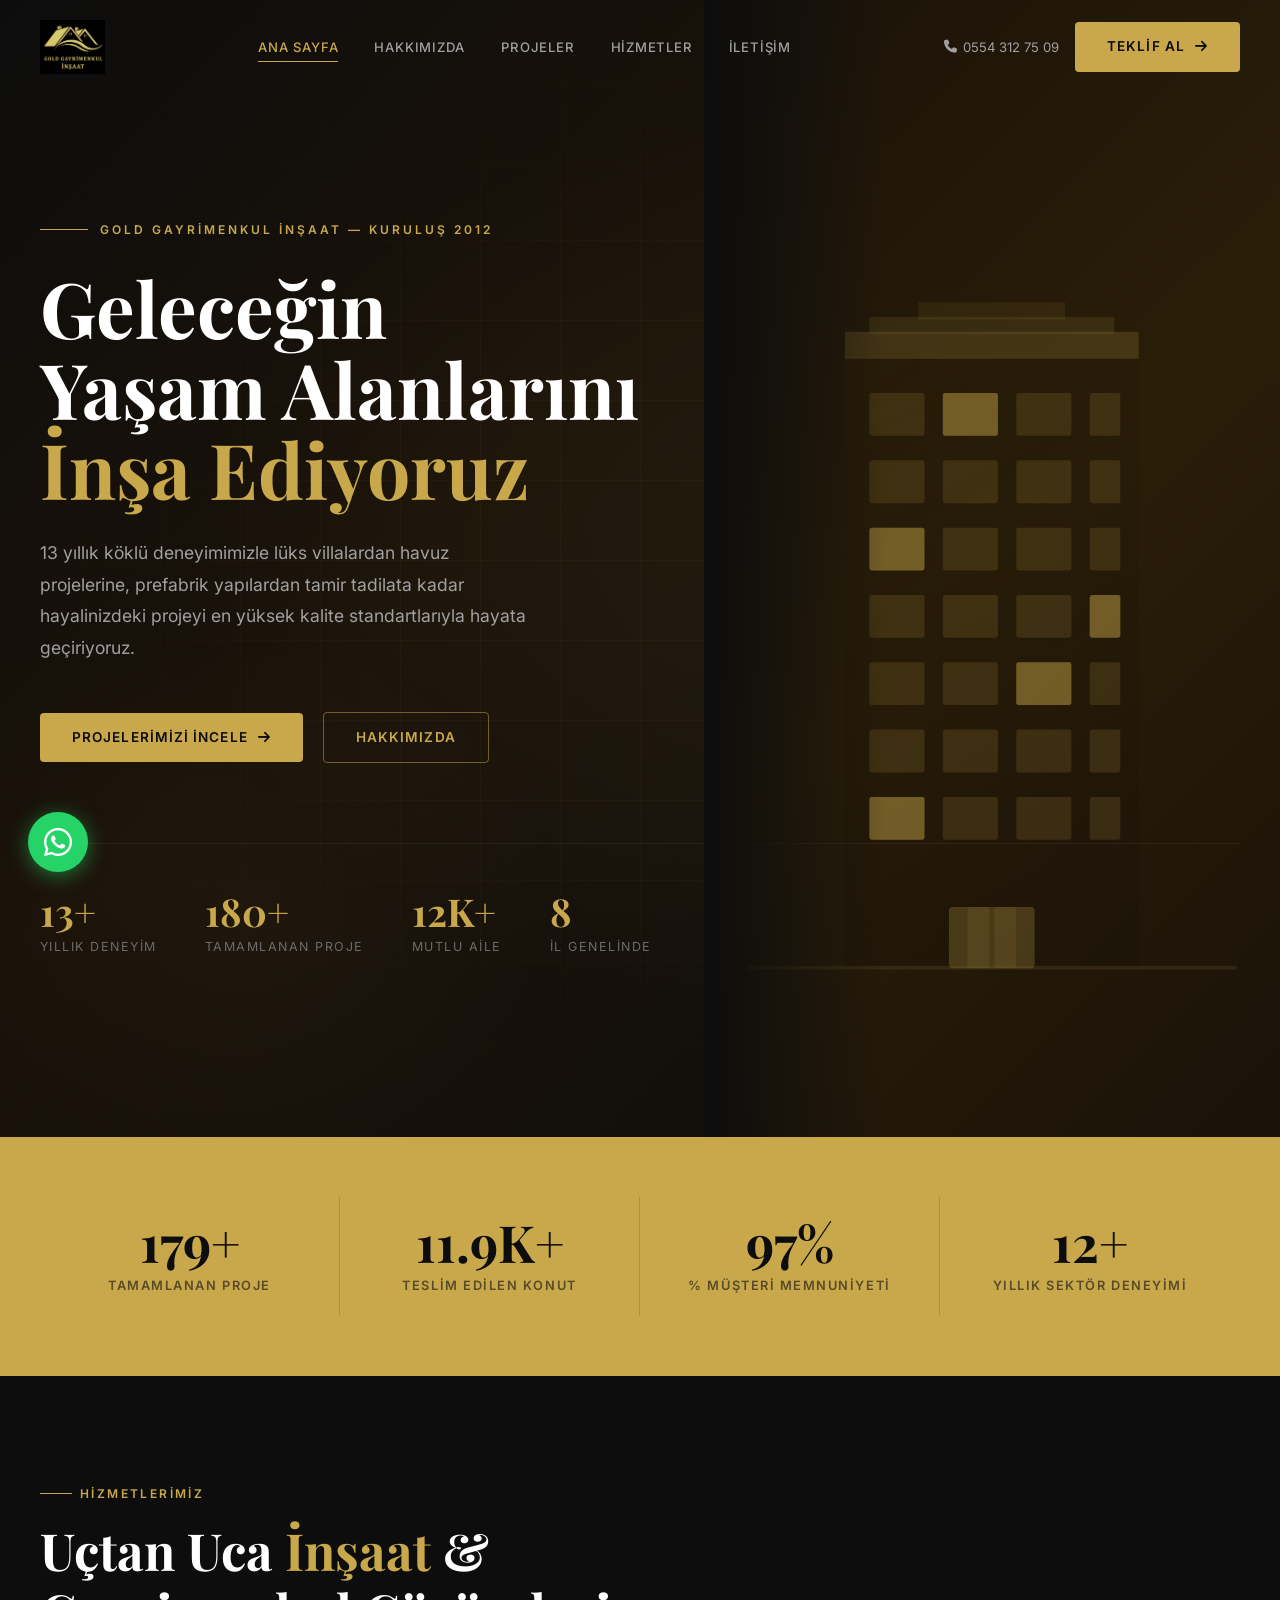
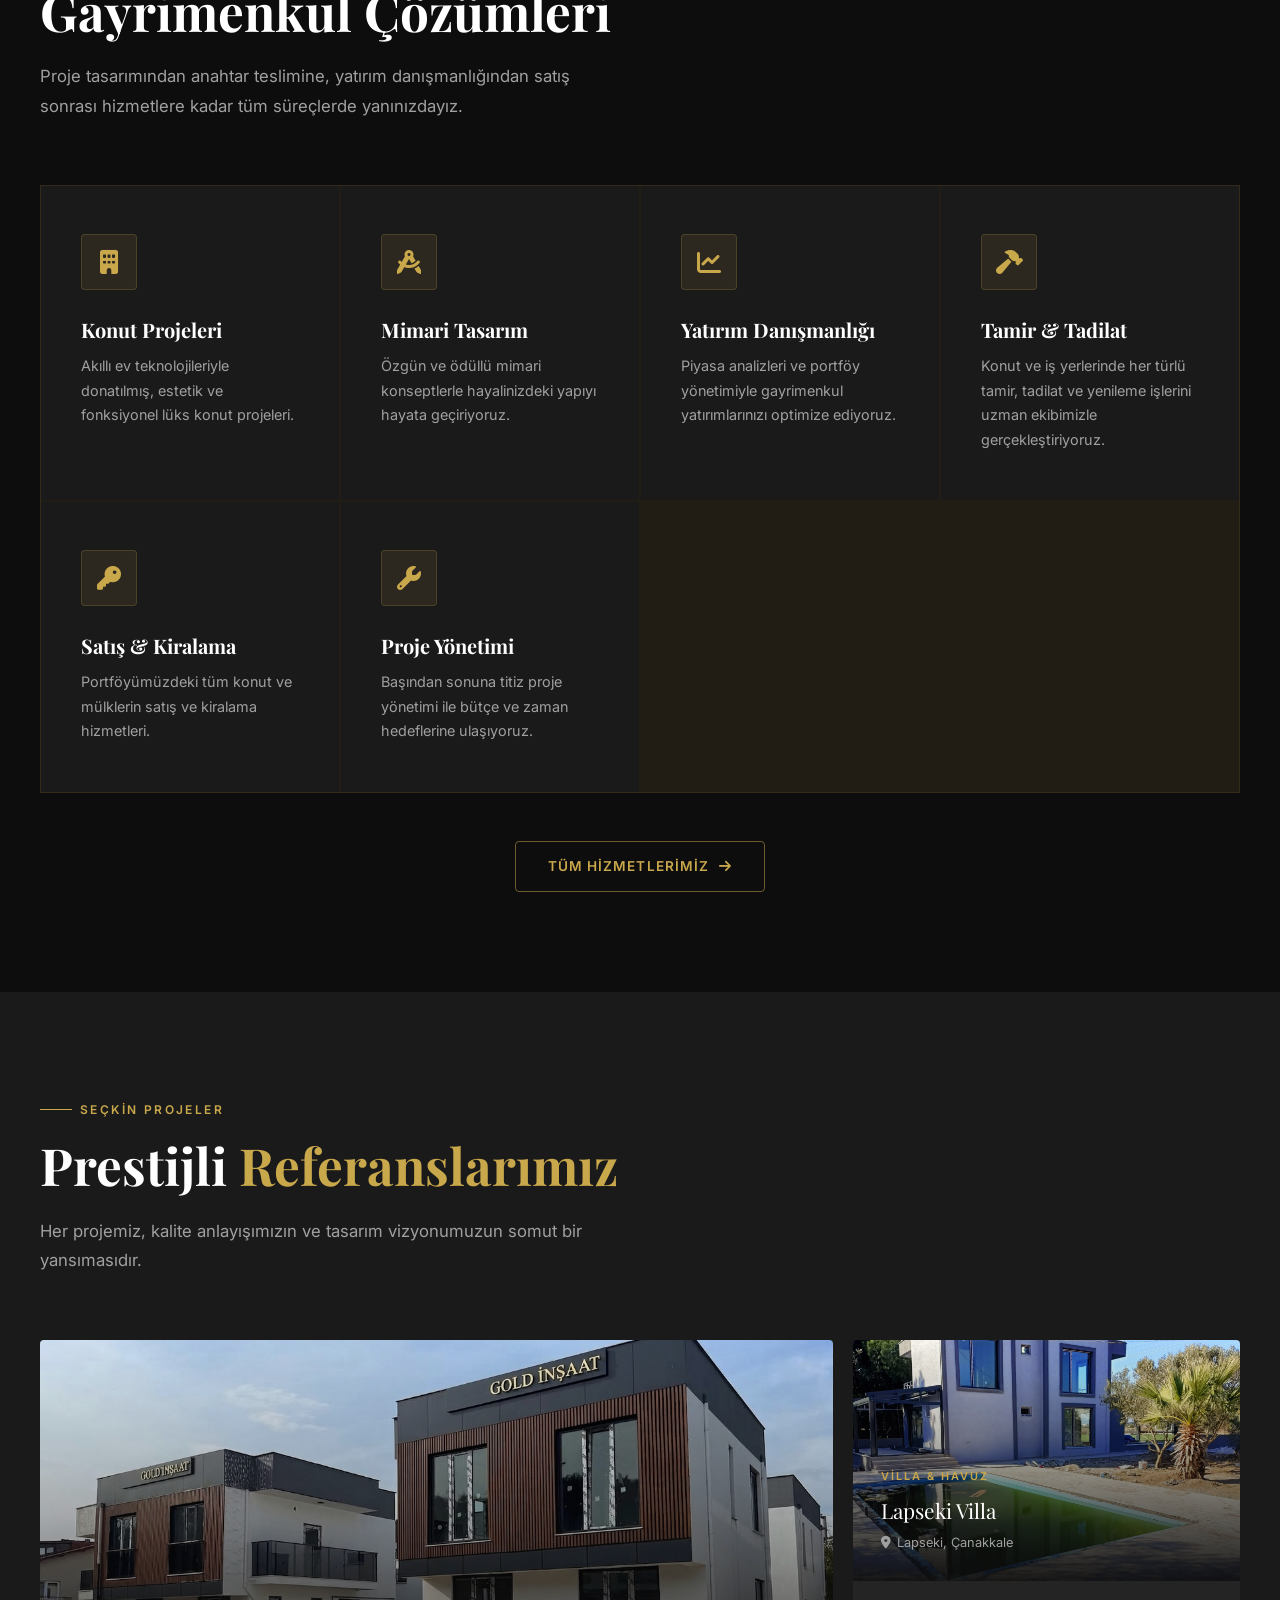
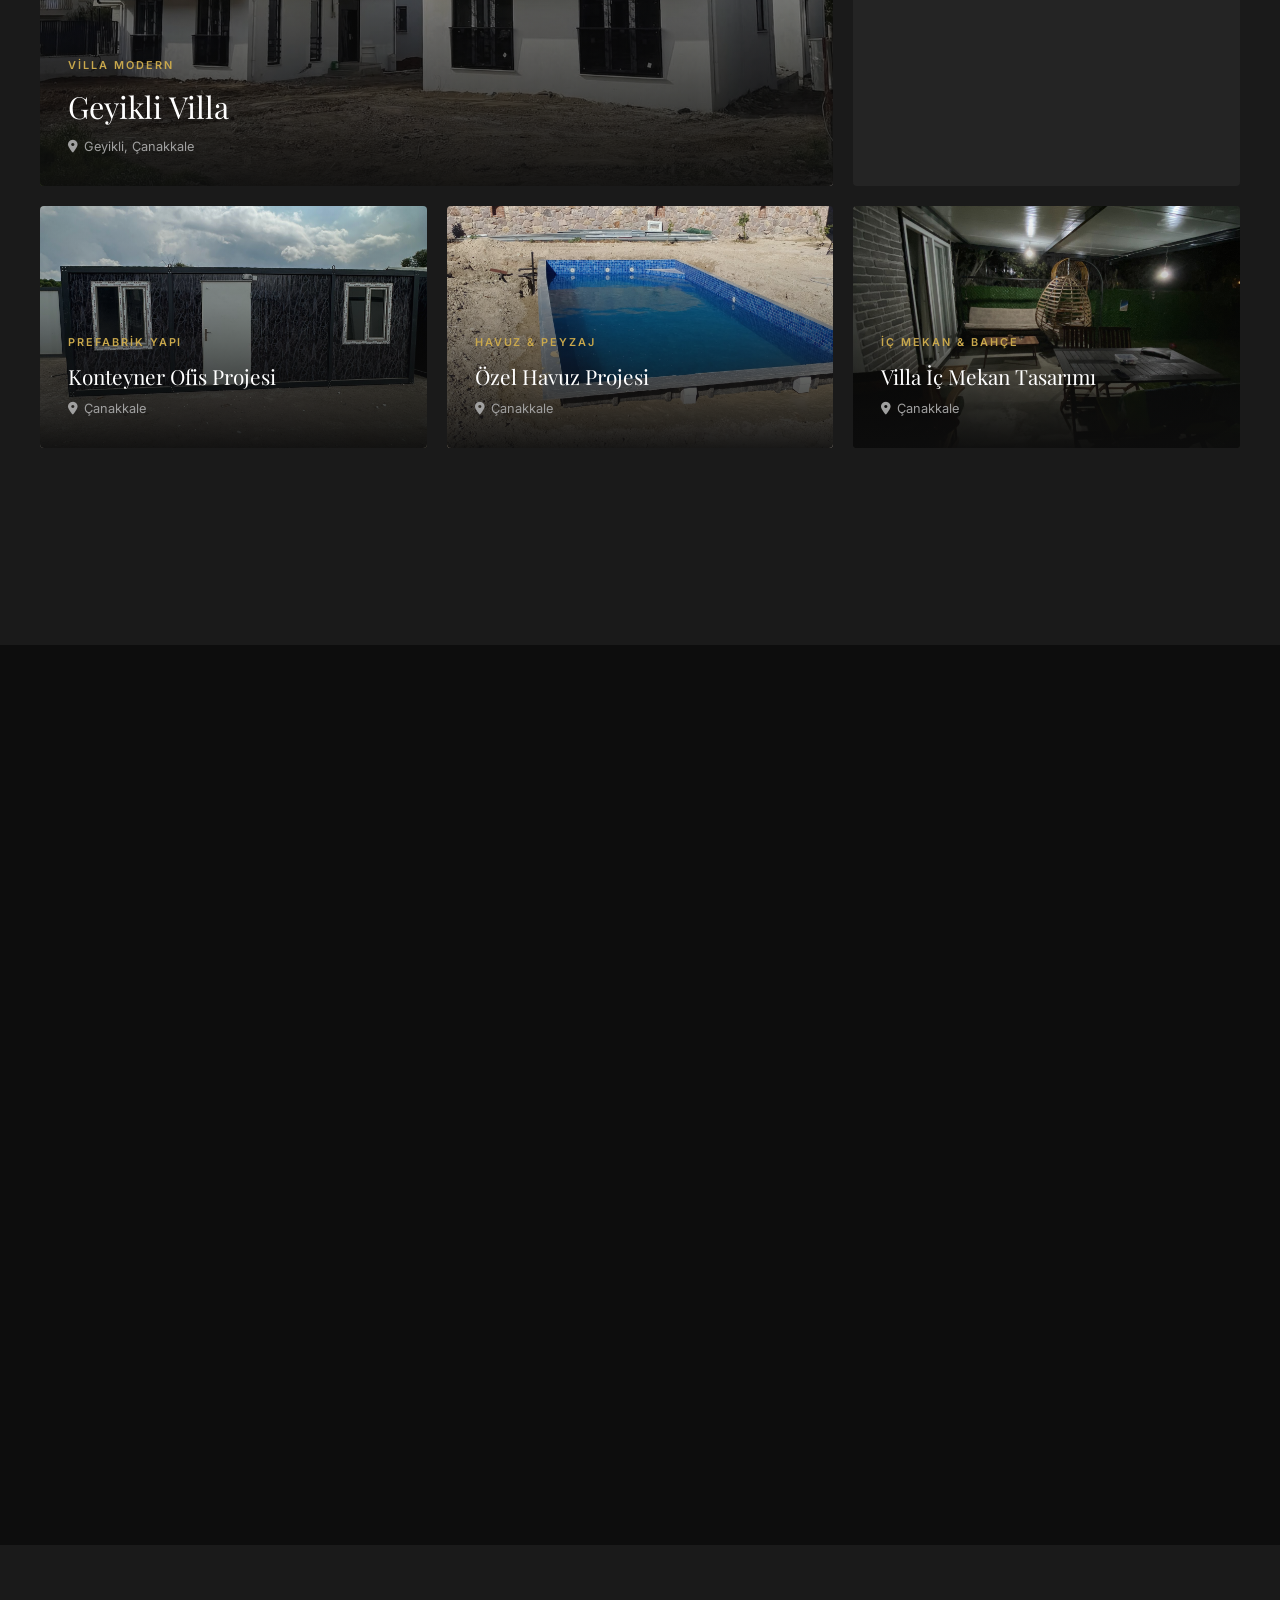
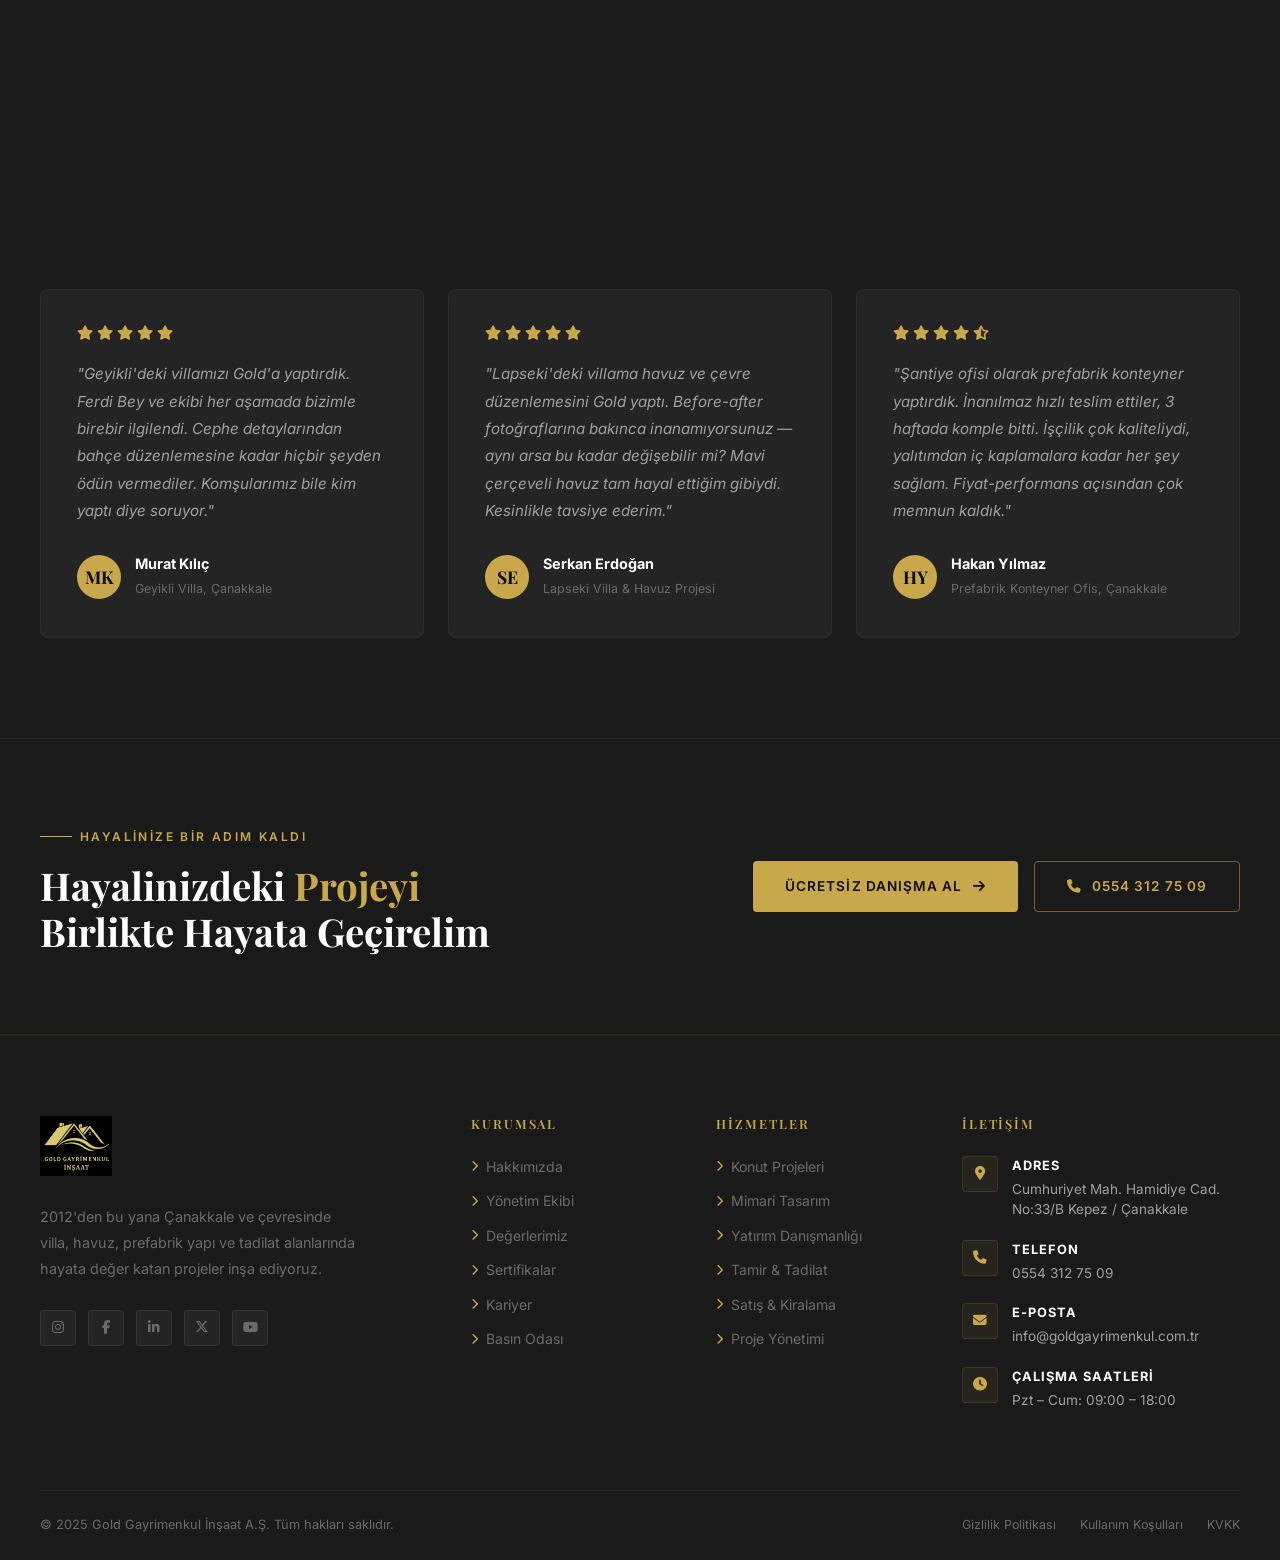
<file: index.html>
<!DOCTYPE html>
<html lang="tr">
<head>
  <meta charset="UTF-8" />
  <meta name="viewport" content="width=device-width, initial-scale=1.0" />
  <meta name="description" content="Gold Gayrimenkul İnşaat – Villa, havuz, prefabrik yapı, tamir tadilat ve gayrimenkul danışmanlığı alanında 13 yıllık deneyim. Çanakkale, Kepez." />
  <meta name="keywords" content="gold gayrimenkul, inşaat çanakkale, villa yapımı, prefabrik yapı, özel havuz, tamir tadilat, kepez inşaat, gayrimenkul danışmanlığı" />
  <meta name="author" content="Gold Gayrimenkul İnşaat" />
  <meta name="robots" content="index, follow" />
  <link rel="canonical" href="https://goldgayrimenkulinsaat.com.tr/" />
  <!-- Open Graph -->
  <meta property="og:type" content="website" />
  <meta property="og:site_name" content="Gold Gayrimenkul İnşaat" />
  <meta property="og:title" content="Gold Gayrimenkul İnşaat | Villa, Havuz, Prefabrik Yapı" />
  <meta property="og:description" content="Villa, havuz, prefabrik yapı, tamir tadilat ve gayrimenkul danışmanlığı alanında 13 yıllık deneyim. Çanakkale / Kepez." />
  <meta property="og:url" content="https://goldgayrimenkulinsaat.com.tr/" />
  <meta property="og:image" content="https://goldgayrimenkulinsaat.com.tr/logo.png" />
  <meta property="og:locale" content="tr_TR" />
  <!-- Twitter Card -->
  <meta name="twitter:card" content="summary_large_image" />
  <meta name="twitter:title" content="Gold Gayrimenkul İnşaat | Villa, Havuz, Prefabrik Yapı" />
  <meta name="twitter:description" content="Villa, havuz, prefabrik yapı, tamir tadilat ve gayrimenkul danışmanlığı alanında 13 yıllık deneyim." />
  <meta name="twitter:image" content="https://goldgayrimenkulinsaat.com.tr/logo.png" />
  <title>Gold Gayrimenkul İnşaat | Villa, Havuz, Prefabrik Yapı – Çanakkale</title>
  <link rel="preconnect" href="https://fonts.googleapis.com" />
  <link rel="preconnect" href="https://fonts.gstatic.com" crossorigin />
  <link href="https://fonts.googleapis.com/css2?family=Playfair+Display:wght@400;600;700;900&family=Inter:wght@300;400;500;600;700&display=swap" rel="stylesheet" />
  <link rel="stylesheet" href="css/style.css" />
  <link rel="stylesheet" href="https://cdnjs.cloudflare.com/ajax/libs/font-awesome/6.5.0/css/all.min.css" />
  <script type="application/ld+json">
  {
    "@context": "https://schema.org",
    "@type": "LocalBusiness",
    "name": "Gold Gayrimenkul İnşaat",
    "description": "Villa, havuz, prefabrik yapı, tamir tadilat ve gayrimenkul danışmanlığı alanında 13 yıllık deneyim.",
    "url": "https://goldgayrimenkulinsaat.com.tr/",
    "logo": "https://goldgayrimenkulinsaat.com.tr/logo.png",
    "image": "https://goldgayrimenkulinsaat.com.tr/logo.png",
    "telephone": "+905543127509",
    "email": "info@goldgayrimenkul.com.tr",
    "foundingDate": "2012",
    "founder": {
      "@type": "Person",
      "name": "Ferdi Coşkun"
    },
    "address": {
      "@type": "PostalAddress",
      "streetAddress": "Cumhuriyet Mah. Hamidiye Cad. No:33/B",
      "addressLocality": "Kepez",
      "addressRegion": "Çanakkale",
      "addressCountry": "TR"
    },
    "geo": {
      "@type": "GeoCoordinates",
      "latitude": 40.1553,
      "longitude": 26.4142
    },
    "openingHoursSpecification": [
      {
        "@type": "OpeningHoursSpecification",
        "dayOfWeek": ["Monday","Tuesday","Wednesday","Thursday","Friday"],
        "opens": "09:00",
        "closes": "18:00"
      },
      {
        "@type": "OpeningHoursSpecification",
        "dayOfWeek": "Saturday",
        "opens": "10:00",
        "closes": "14:00"
      }
    ],
    "sameAs": [],
    "priceRange": "₺₺₺",
    "areaServed": {
      "@type": "State",
      "name": "Çanakkale"
    }
  }
  </script>
</head>
<body>

<!-- ══ NAVBAR ══ -->
<nav id="navbar">
  <div class="container">
    <div class="nav-inner">
      <a href="index.html" class="nav-logo">
        <img src="logo.png" alt="Gold Gayrimenkul İnşaat" style="height:54px;width:auto;display:block;" />
      </a>
      <div class="nav-links">
        <a href="index.html" class="active">Ana Sayfa</a>
        <a href="hakkimizda.html">Hakkımızda</a>
        <a href="projeler.html">Projeler</a>
        <a href="hizmetler.html">Hizmetler</a>
        <a href="iletisim.html">İletişim</a>
      </div>
      <div class="nav-cta">
        <a href="tel:+905543127509" class="nav-tel">
          <i class="fa-solid fa-phone"></i>
          0554 312 75 09
        </a>
        <a href="iletisim.html" class="btn btn-primary">
          Teklif Al
          <i class="fa-solid fa-arrow-right"></i>
        </a>
      </div>
      <button class="nav-hamburger" id="hamburger" aria-label="Menü">
        <span></span><span></span><span></span>
      </button>
    </div>
  </div>
</nav>

<!-- Mobile Nav -->
<div class="nav-mobile" id="mobileNav">
  <a href="index.html" onclick="closeMenu()">Ana Sayfa</a>
  <a href="hakkimizda.html" onclick="closeMenu()">Hakkımızda</a>
  <a href="projeler.html" onclick="closeMenu()">Projeler</a>
  <a href="hizmetler.html" onclick="closeMenu()">Hizmetler</a>
  <a href="iletisim.html" onclick="closeMenu()">İletişim</a>
</div>

<!-- ══ HERO ══ -->
<section class="hero">
  <div class="hero-bg"></div>
  <div class="hero-grid"></div>
  <div class="container">
    <div class="hero-content">
      <div class="hero-eyebrow">
        <span class="line"></span>
        <span>Gold Gayrimenkul İnşaat — Kuruluş 2012</span>
      </div>
      <h1 class="hero-title">
        Geleceğin<br/>
        Yaşam Alanlarını<br/>
        <span class="gold">İnşa Ediyoruz</span>
      </h1>
      <p class="hero-subtitle">
        13 yıllık köklü deneyimimizle lüks villalardan havuz projelerine,
        prefabrik yapılardan tamir tadilata kadar hayalinizdeki projeyi
        en yüksek kalite standartlarıyla hayata geçiriyoruz.
      </p>
      <div class="hero-actions">
        <a href="projeler.html" class="btn btn-primary">
          Projelerimizi İncele
          <i class="fa-solid fa-arrow-right"></i>
        </a>
        <a href="hakkimizda.html" class="btn btn-outline">
          Hakkımızda
        </a>
      </div>
      <div class="hero-stats">
        <div class="hero-stat">
          <strong>13+</strong>
          <span>Yıllık Deneyim</span>
        </div>
        <div class="hero-stat">
          <strong>180+</strong>
          <span>Tamamlanan Proje</span>
        </div>
        <div class="hero-stat">
          <strong>12K+</strong>
          <span>Mutlu Aile</span>
        </div>
        <div class="hero-stat">
          <strong>8</strong>
          <span>İl Genelinde</span>
        </div>
      </div>
    </div>
  </div>
  <div class="hero-visual">
    <div class="hero-visual-inner">
      <div class="hero-building">
        <svg class="building-svg" viewBox="0 0 400 600" fill="none" xmlns="http://www.w3.org/2000/svg">
          <!-- Ana bina gövdesi -->
          <rect x="80" y="80" width="240" height="500" fill="url(#buildingGrad)" />
          <!-- Pencere sıraları -->
          <g fill="rgba(201,168,76,0.25)">
            <rect x="100" y="110" width="45" height="35" rx="2"/>
            <rect x="160" y="110" width="45" height="35" rx="2"/>
            <rect x="220" y="110" width="45" height="35" rx="2"/>
            <rect x="280" y="110" width="25" height="35" rx="2"/>
            <rect x="100" y="165" width="45" height="35" rx="2"/>
            <rect x="160" y="165" width="45" height="35" rx="2"/>
            <rect x="220" y="165" width="45" height="35" rx="2"/>
            <rect x="280" y="165" width="25" height="35" rx="2"/>
            <rect x="100" y="220" width="45" height="35" rx="2"/>
            <rect x="160" y="220" width="45" height="35" rx="2"/>
            <rect x="220" y="220" width="45" height="35" rx="2"/>
            <rect x="280" y="220" width="25" height="35" rx="2"/>
            <rect x="100" y="275" width="45" height="35" rx="2"/>
            <rect x="160" y="275" width="45" height="35" rx="2"/>
            <rect x="220" y="275" width="45" height="35" rx="2"/>
            <rect x="280" y="275" width="25" height="35" rx="2"/>
            <rect x="100" y="330" width="45" height="35" rx="2"/>
            <rect x="160" y="330" width="45" height="35" rx="2"/>
            <rect x="220" y="330" width="45" height="35" rx="2"/>
            <rect x="280" y="330" width="25" height="35" rx="2"/>
            <rect x="100" y="385" width="45" height="35" rx="2"/>
            <rect x="160" y="385" width="45" height="35" rx="2"/>
            <rect x="220" y="385" width="45" height="35" rx="2"/>
            <rect x="280" y="385" width="25" height="35" rx="2"/>
            <rect x="100" y="440" width="45" height="35" rx="2"/>
            <rect x="160" y="440" width="45" height="35" rx="2"/>
            <rect x="220" y="440" width="45" height="35" rx="2"/>
            <rect x="280" y="440" width="25" height="35" rx="2"/>
          </g>
          <!-- Parlak pencereler -->
          <g fill="rgba(201,168,76,0.7)">
            <rect x="160" y="110" width="45" height="35" rx="2"/>
            <rect x="100" y="220" width="45" height="35" rx="2"/>
            <rect x="220" y="330" width="45" height="35" rx="2"/>
            <rect x="100" y="440" width="45" height="35" rx="2"/>
            <rect x="280" y="275" width="25" height="35" rx="2"/>
          </g>
          <!-- Üst bölüm / çatı detay -->
          <rect x="80" y="60" width="240" height="22" fill="rgba(201,168,76,0.3)" />
          <rect x="100" y="48" width="200" height="14" fill="rgba(201,168,76,0.2)" />
          <rect x="140" y="36" width="120" height="14" fill="rgba(201,168,76,0.15)" />
          <!-- Giriş kapısı -->
          <rect x="165" y="530" width="70" height="50" rx="3" fill="rgba(201,168,76,0.4)" />
          <rect x="180" y="530" width="18" height="50" rx="2" fill="rgba(201,168,76,0.2)" />
          <rect x="202" y="530" width="18" height="50" rx="2" fill="rgba(201,168,76,0.2)" />
          <!-- Zemin çizgisi -->
          <rect x="0" y="578" width="400" height="3" fill="rgba(201,168,76,0.2)" />
          <defs>
            <linearGradient id="buildingGrad" x1="80" y1="80" x2="320" y2="580" gradientUnits="userSpaceOnUse">
              <stop offset="0%" stop-color="rgba(42,30,8,0.9)"/>
              <stop offset="100%" stop-color="rgba(26,18,9,0.7)"/>
            </linearGradient>
          </defs>
        </svg>
      </div>
    </div>
  </div>
</section>

<!-- ══ STATS BAND ══ -->
<div class="stats-band">
  <div class="container">
    <div class="stats-band-grid">
      <div class="stat-item">
        <span class="stat-number" data-target="180">0</span>
        <span class="stat-label">Tamamlanan Proje</span>
      </div>
      <div class="stat-item">
        <span class="stat-number" data-target="12000">0</span>
        <span class="stat-label">Teslim Edilen Konut</span>
      </div>
      <div class="stat-item">
        <span class="stat-number" data-target="98">0</span>
        <span class="stat-label">% Müşteri Memnuniyeti</span>
      </div>
      <div class="stat-item">
        <span class="stat-number" data-target="13">0</span>
        <span class="stat-label">Yıllık Sektör Deneyimi</span>
      </div>
    </div>
  </div>
</div>

<!-- ══ HİZMETLER ══ -->
<section id="services">
  <div class="container">
    <div class="section-header reveal">
      <div class="section-badge">Hizmetlerimiz</div>
      <h2 class="section-title">Uçtan Uca <span>İnşaat</span> &amp;<br/>Gayrimenkul Çözümleri</h2>
      <p class="section-desc">Proje tasarımından anahtar teslimine, yatırım danışmanlığından satış sonrası hizmetlere kadar tüm süreçlerde yanınızdayız.</p>
    </div>
    <div class="services-grid">
      <div class="service-card reveal reveal-delay-1">
        <div class="service-icon"><i class="fa-solid fa-building"></i></div>
        <h3>Konut Projeleri</h3>
        <p>Akıllı ev teknolojileriyle donatılmış, estetik ve fonksiyonel lüks konut projeleri.</p>
      </div>
      <div class="service-card reveal reveal-delay-2">
        <div class="service-icon"><i class="fa-solid fa-compass-drafting"></i></div>
        <h3>Mimari Tasarım</h3>
        <p>Özgün ve ödüllü mimari konseptlerle hayalinizdeki yapıyı hayata geçiriyoruz.</p>
      </div>
      <div class="service-card reveal reveal-delay-3">
        <div class="service-icon"><i class="fa-solid fa-chart-line"></i></div>
        <h3>Yatırım Danışmanlığı</h3>
        <p>Piyasa analizleri ve portföy yönetimiyle gayrimenkul yatırımlarınızı optimize ediyoruz.</p>
      </div>
      <div class="service-card reveal reveal-delay-4">
        <div class="service-icon"><i class="fa-solid fa-hammer"></i></div>
        <h3>Tamir &amp; Tadilat</h3>
        <p>Konut ve iş yerlerinde her türlü tamir, tadilat ve yenileme işlerini uzman ekibimizle gerçekleştiriyoruz.</p>
      </div>
      <div class="service-card reveal reveal-delay-1">
        <div class="service-icon"><i class="fa-solid fa-key"></i></div>
        <h3>Satış &amp; Kiralama</h3>
        <p>Portföyümüzdeki tüm konut ve mülklerin satış ve kiralama hizmetleri.</p>
      </div>
      <div class="service-card reveal reveal-delay-2">
        <div class="service-icon"><i class="fa-solid fa-wrench"></i></div>
        <h3>Proje Yönetimi</h3>
        <p>Başından sonuna titiz proje yönetimi ile bütçe ve zaman hedeflerine ulaşıyoruz.</p>
      </div>
    </div>
    <div style="text-align:center; margin-top:48px;" class="reveal">
      <a href="hizmetler.html" class="btn btn-outline">
        Tüm Hizmetlerimiz
        <i class="fa-solid fa-arrow-right"></i>
      </a>
    </div>
  </div>
</section>

<!-- ══ PROJELER ══ -->
<section style="background: var(--dark-2); padding-top: 0; padding-bottom: 100px;" id="projects">
  <div class="container">
    <div class="section-header reveal" style="padding-top: 100px;">
      <div class="section-badge">Seçkin Projeler</div>
      <h2 class="section-title">Prestijli <span>Referanslarımız</span></h2>
      <p class="section-desc">Her projemiz, kalite anlayışımızın ve tasarım vizyonumuzun somut bir yansımasıdır.</p>
    </div>
    <div class="projects-grid">
      <!-- Featured – Geyikli Villa Modern -->
      <div class="project-card reveal">
        <div class="project-thumb">
          <div class="project-thumb-bg" style="position:relative;overflow:hidden;">
            <img src="gold%20yap%C4%B1%20referans/01%20-%20Villa%20Modern/geyikli%20villa1.png"
                 alt="Geyikli Villa Modern"
                 style="position:absolute;inset:0;width:100%;height:100%;object-fit:cover;" />
          </div>
          <div class="project-overlay">
            <div class="project-tag">Villa Modern</div>
            <div class="project-name">Geyikli Villa</div>
            <div class="project-loc"><i class="fa-solid fa-location-dot"></i> Geyikli, Çanakkale</div>
          </div>
          <div class="project-arrow"><i class="fa-solid fa-arrow-right"></i></div>
        </div>
      </div>
      <!-- Card 2 – Villa & Havuz -->
      <div class="project-card reveal reveal-delay-1">
        <div class="project-thumb">
          <div class="project-thumb-bg" style="position:relative;overflow:hidden;">
            <img src="gold%20yap%C4%B1%20referans/02%20-%20Villa%20Mavi%20%C3%87er%C3%A7eveli%20ve%20Havuzlu/after.jpeg"
                 alt="Villa Mavi Çerçeveli ve Havuzlu"
                 style="position:absolute;inset:0;width:100%;height:100%;object-fit:cover;" />
          </div>
          <div class="project-overlay">
            <div class="project-tag">Villa &amp; Havuz</div>
            <div class="project-name">Lapseki Villa</div>
            <div class="project-loc"><i class="fa-solid fa-location-dot"></i> Lapseki, Çanakkale</div>
          </div>
          <div class="project-arrow"><i class="fa-solid fa-arrow-right"></i></div>
        </div>
      </div>
      <!-- Card 3 – Prefabrik -->
      <div class="project-card reveal reveal-delay-2">
        <div class="project-thumb">
          <div class="project-thumb-bg" style="position:relative;overflow:hidden;">
            <img src="gold%20yap%C4%B1%20referans/03%20-%20Prefabrik%20ve%20Konteyner%20Yap%C4%B1/WhatsApp%20Image%202026-05-04%20at%2016.34.34%20(1).jpeg"
                 alt="Prefabrik Konteyner Yapı"
                 style="position:absolute;inset:0;width:100%;height:100%;object-fit:cover;" />
          </div>
          <div class="project-overlay">
            <div class="project-tag">Prefabrik Yapı</div>
            <div class="project-name">Konteyner Ofis Projesi</div>
            <div class="project-loc"><i class="fa-solid fa-location-dot"></i> Çanakkale</div>
          </div>
          <div class="project-arrow"><i class="fa-solid fa-arrow-right"></i></div>
        </div>
      </div>
      <!-- Card 4 – Havuz -->
      <div class="project-card reveal reveal-delay-1">
        <div class="project-thumb">
          <div class="project-thumb-bg" style="position:relative;overflow:hidden;">
            <img src="gold%20yap%C4%B1%20referans/05%20-%20Havuz/WhatsApp%20Image%202026-05-04%20at%2016.34.55.jpeg"
                 alt="Özel Havuz Projesi"
                 style="position:absolute;inset:0;width:100%;height:100%;object-fit:cover;" />
          </div>
          <div class="project-overlay">
            <div class="project-tag">Havuz &amp; Peyzaj</div>
            <div class="project-name">Özel Havuz Projesi</div>
            <div class="project-loc"><i class="fa-solid fa-location-dot"></i> Çanakkale</div>
          </div>
          <div class="project-arrow"><i class="fa-solid fa-arrow-right"></i></div>
        </div>
      </div>
      <!-- Card 5 – İç Mekan -->
      <div class="project-card reveal reveal-delay-2">
        <div class="project-thumb">
          <div class="project-thumb-bg" style="position:relative;overflow:hidden;">
            <img src="gold%20yap%C4%B1%20referans/07%20-%20%C4%B0%C3%A7%20Mekan%20ve%20Bah%C3%A7e/WhatsApp%20Image%202026-05-04%20at%2016.34.48.jpeg"
                 alt="İç Mekan ve Bahçe Tasarımı"
                 style="position:absolute;inset:0;width:100%;height:100%;object-fit:cover;" />
          </div>
          <div class="project-overlay">
            <div class="project-tag">İç Mekan &amp; Bahçe</div>
            <div class="project-name">Villa İç Mekan Tasarımı</div>
            <div class="project-loc"><i class="fa-solid fa-location-dot"></i> Çanakkale</div>
          </div>
          <div class="project-arrow"><i class="fa-solid fa-arrow-right"></i></div>
        </div>
      </div>
    </div>
    <div style="text-align:center; margin-top:48px;" class="reveal">
      <a href="projeler.html" class="btn btn-primary">
        Tüm Projeleri Gör
        <i class="fa-solid fa-arrow-right"></i>
      </a>
    </div>
  </div>
</section>

<!-- ══ NEDEN BİZ ══ -->
<section id="why">
  <div class="container">
    <div class="why-grid">
      <div>
        <div class="section-badge reveal">Neden Gold?</div>
        <h2 class="section-title reveal">13 Yıllık <span>Güven</span> ve<br/>Kalite Anlayışı</h2>
        <p class="section-desc reveal">Müşteri odaklı yaklaşımımız, yenilikçi tasarım anlayışımız ve titiz inşaat süreçlerimizle sektörde fark yaratıyoruz.</p>
        <div class="why-features">
          <div class="why-feature reveal reveal-delay-1">
            <div class="why-feature-icon"><i class="fa-solid fa-shield-halved"></i></div>
            <div>
              <h4>Güvenli &amp; Sağlam Yapı</h4>
              <p>Tüm yapılarımız deprem yönetmeliğinin üzerinde standartlarla inşa edilmekte, bağımsız denetim firmalarınca onaylanmaktadır.</p>
            </div>
          </div>
          <div class="why-feature reveal reveal-delay-2">
            <div class="why-feature-icon"><i class="fa-solid fa-clock"></i></div>
            <div>
              <h4>Zamanında Teslimat</h4>
              <p>Son 10 yılda gerçekleştirdiğimiz projelerin %97'sini sözleşme tarihinde ya da öncesinde teslim ettik.</p>
            </div>
          </div>
          <div class="why-feature reveal reveal-delay-3">
            <div class="why-feature-icon"><i class="fa-solid fa-gem"></i></div>
            <div>
              <h4>Premium Malzeme</h4>
              <p>Yalnızca A sınıfı ve sertifikalı malzemeleri kullanarak uzun ömürlü, dayanıklı yapılar ortaya koyuyoruz.</p>
            </div>
          </div>
          <div class="why-feature reveal reveal-delay-4">
            <div class="why-feature-icon"><i class="fa-solid fa-headset"></i></div>
            <div>
              <h4>Satış Sonrası Destek</h4>
              <p>5 yıl garanti ve 7/24 teknik destek hattımızla ev sahiplerimizin her an yanındayız.</p>
            </div>
          </div>
        </div>
      </div>
      <div class="why-visual reveal reveal-delay-2">
        <div class="why-visual-card">
          <div class="why-visual-inner">
            <svg viewBox="0 0 360 480" width="100%" height="100%" xmlns="http://www.w3.org/2000/svg">
              <rect width="360" height="480" fill="url(#wg)"/>
              <rect x="60" y="40" width="240" height="400" fill="rgba(201,168,76,0.06)" rx="4"/>
              <g fill="rgba(201,168,76,0.2)">
                <rect x="80" y="60" width="40" height="30" rx="2"/>
                <rect x="132" y="60" width="40" height="30" rx="2"/>
                <rect x="184" y="60" width="40" height="30" rx="2"/>
                <rect x="236" y="60" width="40" height="30" rx="2"/>
                <rect x="80" y="108" width="40" height="30" rx="2"/>
                <rect x="132" y="108" width="40" height="30" rx="2"/>
                <rect x="184" y="108" width="40" height="30" rx="2"/>
                <rect x="236" y="108" width="40" height="30" rx="2"/>
                <rect x="80" y="156" width="40" height="30" rx="2"/>
                <rect x="132" y="156" width="40" height="30" rx="2"/>
                <rect x="184" y="156" width="40" height="30" rx="2"/>
                <rect x="236" y="156" width="40" height="30" rx="2"/>
                <rect x="80" y="204" width="40" height="30" rx="2"/>
                <rect x="132" y="204" width="40" height="30" rx="2"/>
                <rect x="184" y="204" width="40" height="30" rx="2"/>
                <rect x="236" y="204" width="40" height="30" rx="2"/>
                <rect x="80" y="252" width="40" height="30" rx="2"/>
                <rect x="132" y="252" width="40" height="30" rx="2"/>
                <rect x="184" y="252" width="40" height="30" rx="2"/>
                <rect x="236" y="252" width="40" height="30" rx="2"/>
              </g>
              <g fill="rgba(201,168,76,0.7)">
                <rect x="132" y="60" width="40" height="30" rx="2"/>
                <rect x="80" y="156" width="40" height="30" rx="2"/>
                <rect x="236" y="204" width="40" height="30" rx="2"/>
              </g>
              <rect x="130" y="390" width="100" height="50" rx="3" fill="rgba(201,168,76,0.2)"/>
              <defs>
                <linearGradient id="wg" x1="0" y1="0" x2="360" y2="480" gradientUnits="userSpaceOnUse">
                  <stop offset="0%" stop-color="#1A1209"/>
                  <stop offset="100%" stop-color="#0D0D0D"/>
                </linearGradient>
              </defs>
            </svg>
          </div>
          <div class="why-badge">
            <div class="why-badge-icon"><i class="fa-solid fa-award"></i></div>
            <div>
              <strong>ISO 9001:2015 Sertifikalı</strong>
              <span>Uluslararası Kalite Güvencesi</span>
            </div>
          </div>
        </div>
      </div>
    </div>
  </div>
</section>

<!-- ══ MÜŞTERİ GÖRÜŞLERİ ══ -->
<section class="testimonials-section">
  <div class="container">
    <div class="section-header centered reveal">
      <div class="section-badge">Müşteri Görüşleri</div>
      <h2 class="section-title">Onlar <span>Anlatsın</span></h2>
      <p class="section-desc">Binlerce mutlu ev sahibinin deneyimleri, kalitemizin en güçlü referansıdır.</p>
    </div>
    <div class="testimonials-grid">
      <div class="testimonial-card reveal reveal-delay-1">
        <div class="testimonial-stars">
          <i class="fa-solid fa-star"></i><i class="fa-solid fa-star"></i><i class="fa-solid fa-star"></i><i class="fa-solid fa-star"></i><i class="fa-solid fa-star"></i>
        </div>
        <p class="testimonial-text">"Geyikli'deki villamızı Gold'a yaptırdık. Ferdi Bey ve ekibi her aşamada bizimle birebir ilgilendi. Cephe detaylarından bahçe düzenlemesine kadar hiçbir şeyden ödün vermediler. Komşularımız bile kim yaptı diye soruyor."</p>
        <div class="testimonial-author">
          <div class="author-avatar">MK</div>
          <div class="author-info">
            <strong>Murat Kılıç</strong>
            <span>Geyikli Villa, Çanakkale</span>
          </div>
        </div>
      </div>
      <div class="testimonial-card reveal reveal-delay-2">
        <div class="testimonial-stars">
          <i class="fa-solid fa-star"></i><i class="fa-solid fa-star"></i><i class="fa-solid fa-star"></i><i class="fa-solid fa-star"></i><i class="fa-solid fa-star"></i>
        </div>
        <p class="testimonial-text">"Lapseki'deki villama havuz ve çevre düzenlemesini Gold yaptı. Before-after fotoğraflarına bakınca inanamıyorsunuz — aynı arsa bu kadar değişebilir mi? Mavi çerçeveli havuz tam hayal ettiğim gibiydi. Kesinlikle tavsiye ederim."</p>
        <div class="testimonial-author">
          <div class="author-avatar">SE</div>
          <div class="author-info">
            <strong>Serkan Erdoğan</strong>
            <span>Lapseki Villa &amp; Havuz Projesi</span>
          </div>
        </div>
      </div>
      <div class="testimonial-card reveal reveal-delay-3">
        <div class="testimonial-stars">
          <i class="fa-solid fa-star"></i><i class="fa-solid fa-star"></i><i class="fa-solid fa-star"></i><i class="fa-solid fa-star"></i><i class="fa-solid fa-star-half-stroke"></i>
        </div>
        <p class="testimonial-text">"Şantiye ofisi olarak prefabrik konteyner yaptırdık. İnanılmaz hızlı teslim ettiler, 3 haftada komple bitti. İşçilik çok kaliteliydi, yalıtımdan iç kaplamalara kadar her şey sağlam. Fiyat-performans açısından çok memnun kaldık."</p>
        <div class="testimonial-author">
          <div class="author-avatar">HY</div>
          <div class="author-info">
            <strong>Hakan Yılmaz</strong>
            <span>Prefabrik Konteyner Ofis, Çanakkale</span>
          </div>
        </div>
      </div>
    </div>
  </div>
</section>

<!-- ══ CTA ══ -->
<section class="cta-band">
  <div class="container">
    <div class="cta-inner">
      <div class="reveal">
        <div class="section-badge">Hayalinize Bir Adım Kaldı</div>
        <h2>Hayalinizdeki <span>Projeyi</span><br/>Birlikte Hayata Geçirelim</h2>
      </div>
      <div class="cta-actions reveal reveal-delay-2">
        <a href="iletisim.html" class="btn btn-primary">
          Ücretsiz Danışma Al
          <i class="fa-solid fa-arrow-right"></i>
        </a>
        <a href="tel:+905543127509" class="btn btn-outline">
          <i class="fa-solid fa-phone"></i>
          0554 312 75 09
        </a>
      </div>
    </div>
  </div>
</section>

<!-- ══ FOOTER ══ -->
<footer>
  <div class="container">
    <div class="footer-grid">
      <div class="footer-brand">
        <a href="index.html" class="nav-logo" style="display:inline-flex;">
          <img src="logo.png" alt="Gold Gayrimenkul İnşaat" style="height:60px;width:auto;display:block;" />
        </a>
        <p>2012'den bu yana Çanakkale ve çevresinde villa, havuz, prefabrik yapı ve tadilat alanlarında hayata değer katan projeler inşa ediyoruz.</p>
        <div class="footer-socials">
          <a href="#" class="social-btn" aria-label="Instagram"><i class="fa-brands fa-instagram"></i></a>
          <a href="#" class="social-btn" aria-label="Facebook"><i class="fa-brands fa-facebook-f"></i></a>
          <a href="#" class="social-btn" aria-label="LinkedIn"><i class="fa-brands fa-linkedin-in"></i></a>
          <a href="#" class="social-btn" aria-label="Twitter"><i class="fa-brands fa-x-twitter"></i></a>
          <a href="#" class="social-btn" aria-label="YouTube"><i class="fa-brands fa-youtube"></i></a>
        </div>
      </div>
      <div class="footer-col">
        <h4>Kurumsal</h4>
        <ul>
          <li><a href="hakkimizda.html"><i class="fa-solid fa-chevron-right" style="font-size:.7rem;color:var(--gold)"></i> Hakkımızda</a></li>
          <li><a href="hakkimizda.html#team"><i class="fa-solid fa-chevron-right" style="font-size:.7rem;color:var(--gold)"></i> Yönetim Ekibi</a></li>
          <li><a href="hakkimizda.html#values"><i class="fa-solid fa-chevron-right" style="font-size:.7rem;color:var(--gold)"></i> Değerlerimiz</a></li>
          <li><a href="#"><i class="fa-solid fa-chevron-right" style="font-size:.7rem;color:var(--gold)"></i> Sertifikalar</a></li>
          <li><a href="#"><i class="fa-solid fa-chevron-right" style="font-size:.7rem;color:var(--gold)"></i> Kariyer</a></li>
          <li><a href="#"><i class="fa-solid fa-chevron-right" style="font-size:.7rem;color:var(--gold)"></i> Basın Odası</a></li>
        </ul>
      </div>
      <div class="footer-col">
        <h4>Hizmetler</h4>
        <ul>
          <li><a href="hizmetler.html"><i class="fa-solid fa-chevron-right" style="font-size:.7rem;color:var(--gold)"></i> Konut Projeleri</a></li>
          <li><a href="hizmetler.html"><i class="fa-solid fa-chevron-right" style="font-size:.7rem;color:var(--gold)"></i> Mimari Tasarım</a></li>
          <li><a href="hizmetler.html"><i class="fa-solid fa-chevron-right" style="font-size:.7rem;color:var(--gold)"></i> Yatırım Danışmanlığı</a></li>
          <li><a href="hizmetler.html"><i class="fa-solid fa-chevron-right" style="font-size:.7rem;color:var(--gold)"></i> Tamir &amp; Tadilat</a></li>
          <li><a href="hizmetler.html"><i class="fa-solid fa-chevron-right" style="font-size:.7rem;color:var(--gold)"></i> Satış &amp; Kiralama</a></li>
          <li><a href="hizmetler.html"><i class="fa-solid fa-chevron-right" style="font-size:.7rem;color:var(--gold)"></i> Proje Yönetimi</a></li>
        </ul>
      </div>
      <div class="footer-col">
        <h4>İletişim</h4>
        <div class="footer-contact-item">
          <div class="contact-icon"><i class="fa-solid fa-location-dot"></i></div>
          <p><strong>Adres</strong>Cumhuriyet Mah. Hamidiye Cad. No:33/B Kepez / Çanakkale</p>
        </div>
        <div class="footer-contact-item">
          <div class="contact-icon"><i class="fa-solid fa-phone"></i></div>
          <p><strong>Telefon</strong><a href="tel:+905543127509" style="color:var(--gray-light)">0554 312 75 09</a></p>
        </div>
        <div class="footer-contact-item">
          <div class="contact-icon"><i class="fa-solid fa-envelope"></i></div>
          <p><strong>E-Posta</strong><a href="mailto:info@goldgayrimenkul.com.tr" style="color:var(--gray-light)">info@goldgayrimenkul.com.tr</a></p>
        </div>
        <div class="footer-contact-item">
          <div class="contact-icon"><i class="fa-solid fa-clock"></i></div>
          <p><strong>Çalışma Saatleri</strong>Pzt – Cum: 09:00 – 18:00</p>
        </div>
      </div>
    </div>
    <div class="footer-bottom">
      <p>© 2025 Gold Gayrimenkul İnşaat A.Ş. Tüm hakları saklıdır.</p>
      <div class="footer-bottom-links">
        <a href="#">Gizlilik Politikası</a>
        <a href="#">Kullanım Koşulları</a>
        <a href="#">KVKK</a>
      </div>
    </div>
  </div>
</footer>

<button id="backToTop" aria-label="Yukarı çık"><i class="fa-solid fa-chevron-up"></i></button>

<script src="js/main.js"></script>

<a href="https://wa.me/905543127509" target="_blank" rel="noopener" aria-label="WhatsApp" style="position:fixed;bottom:28px;left:28px;width:60px;height:60px;background:#25D366;border-radius:50%;display:flex;align-items:center;justify-content:center;font-size:2rem;color:#fff;text-decoration:none;box-shadow:0 4px 20px rgba(37,211,102,.5);z-index:9999;"><i class="fa-brands fa-whatsapp"></i></a>
</body>
</html>
</file>
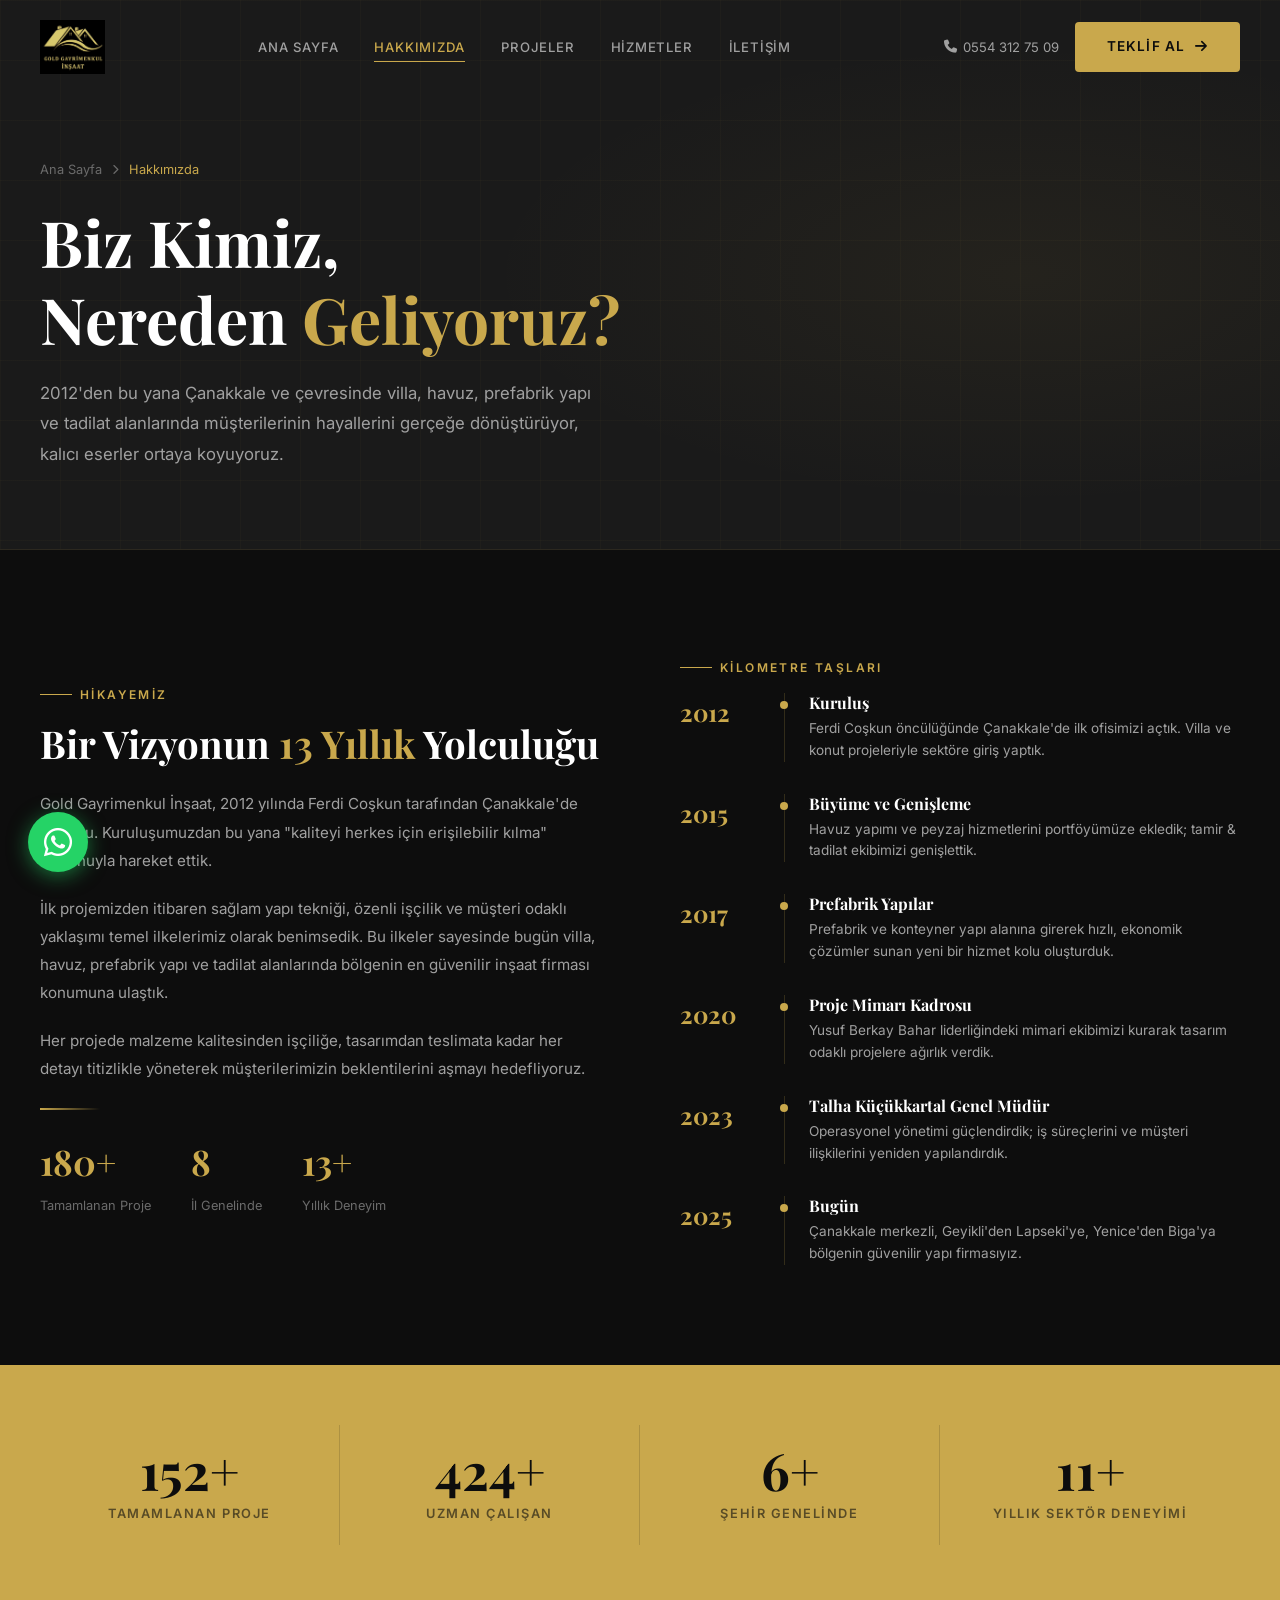
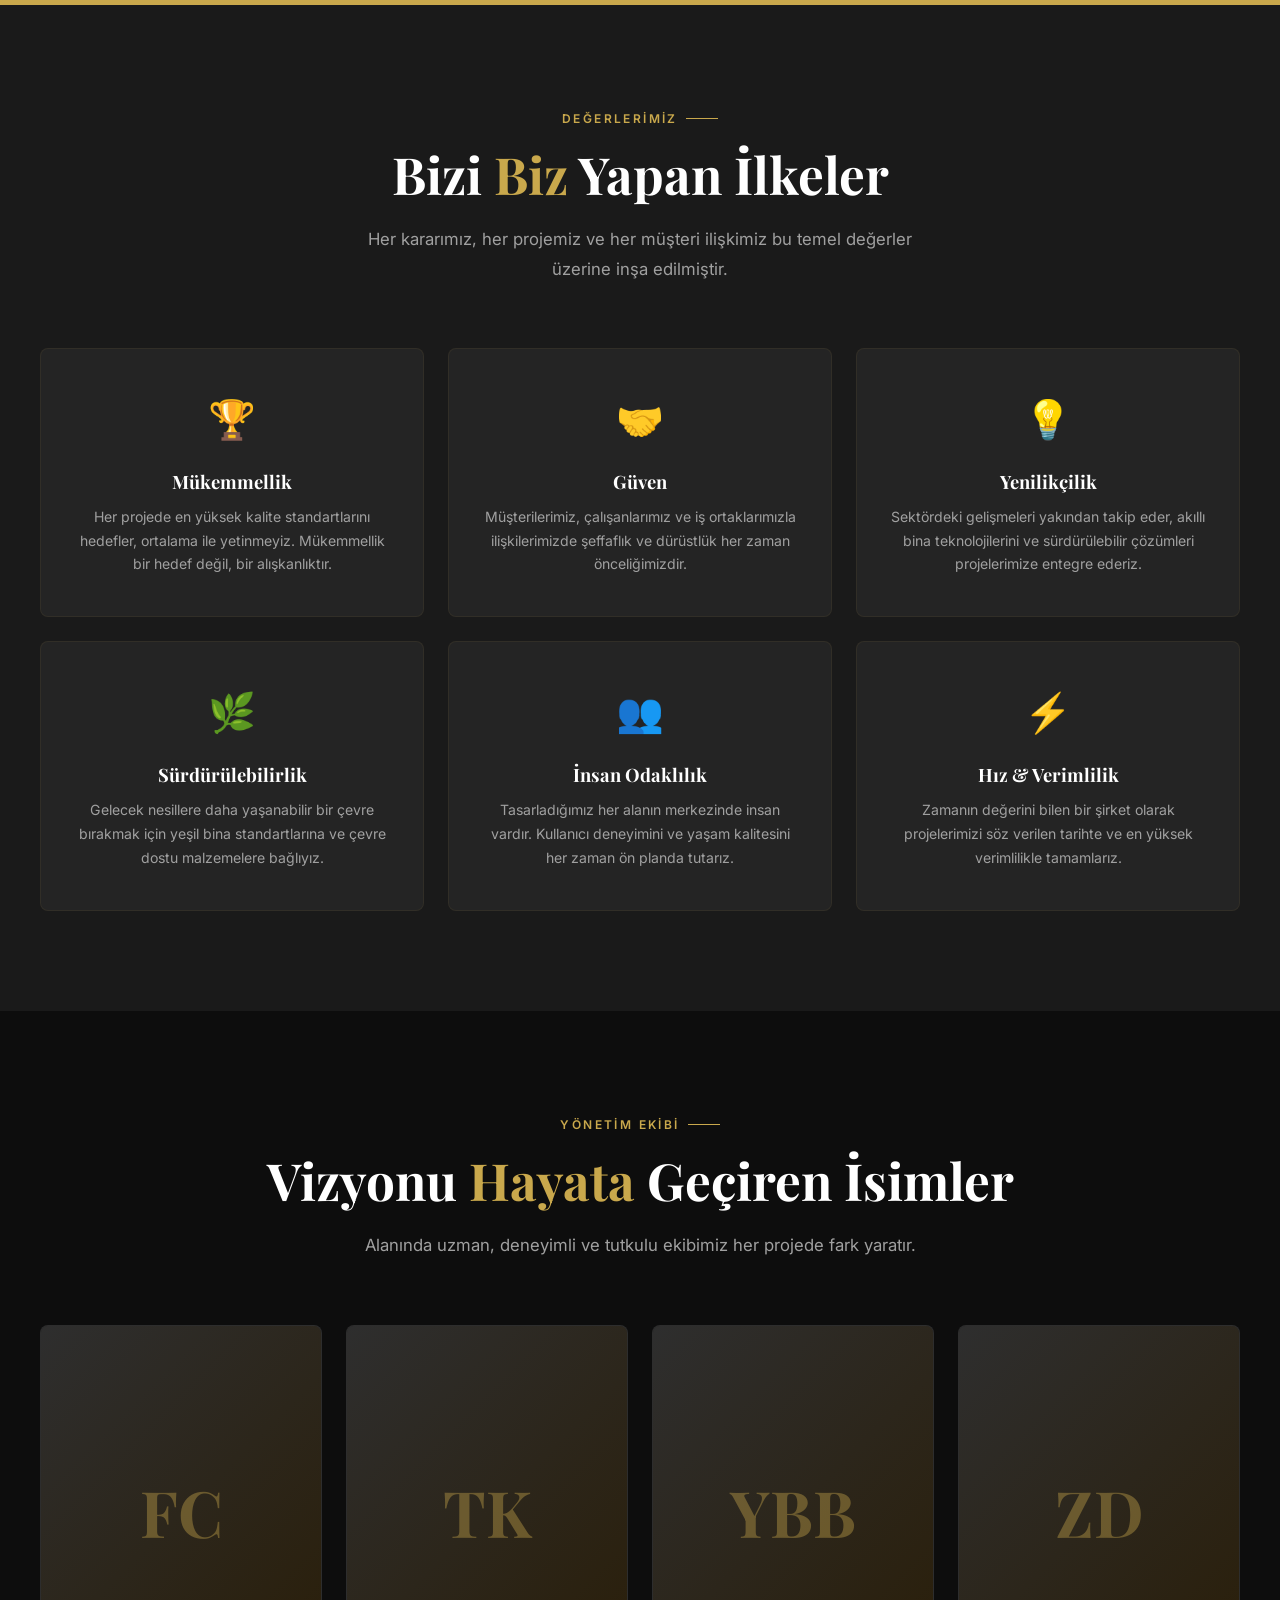
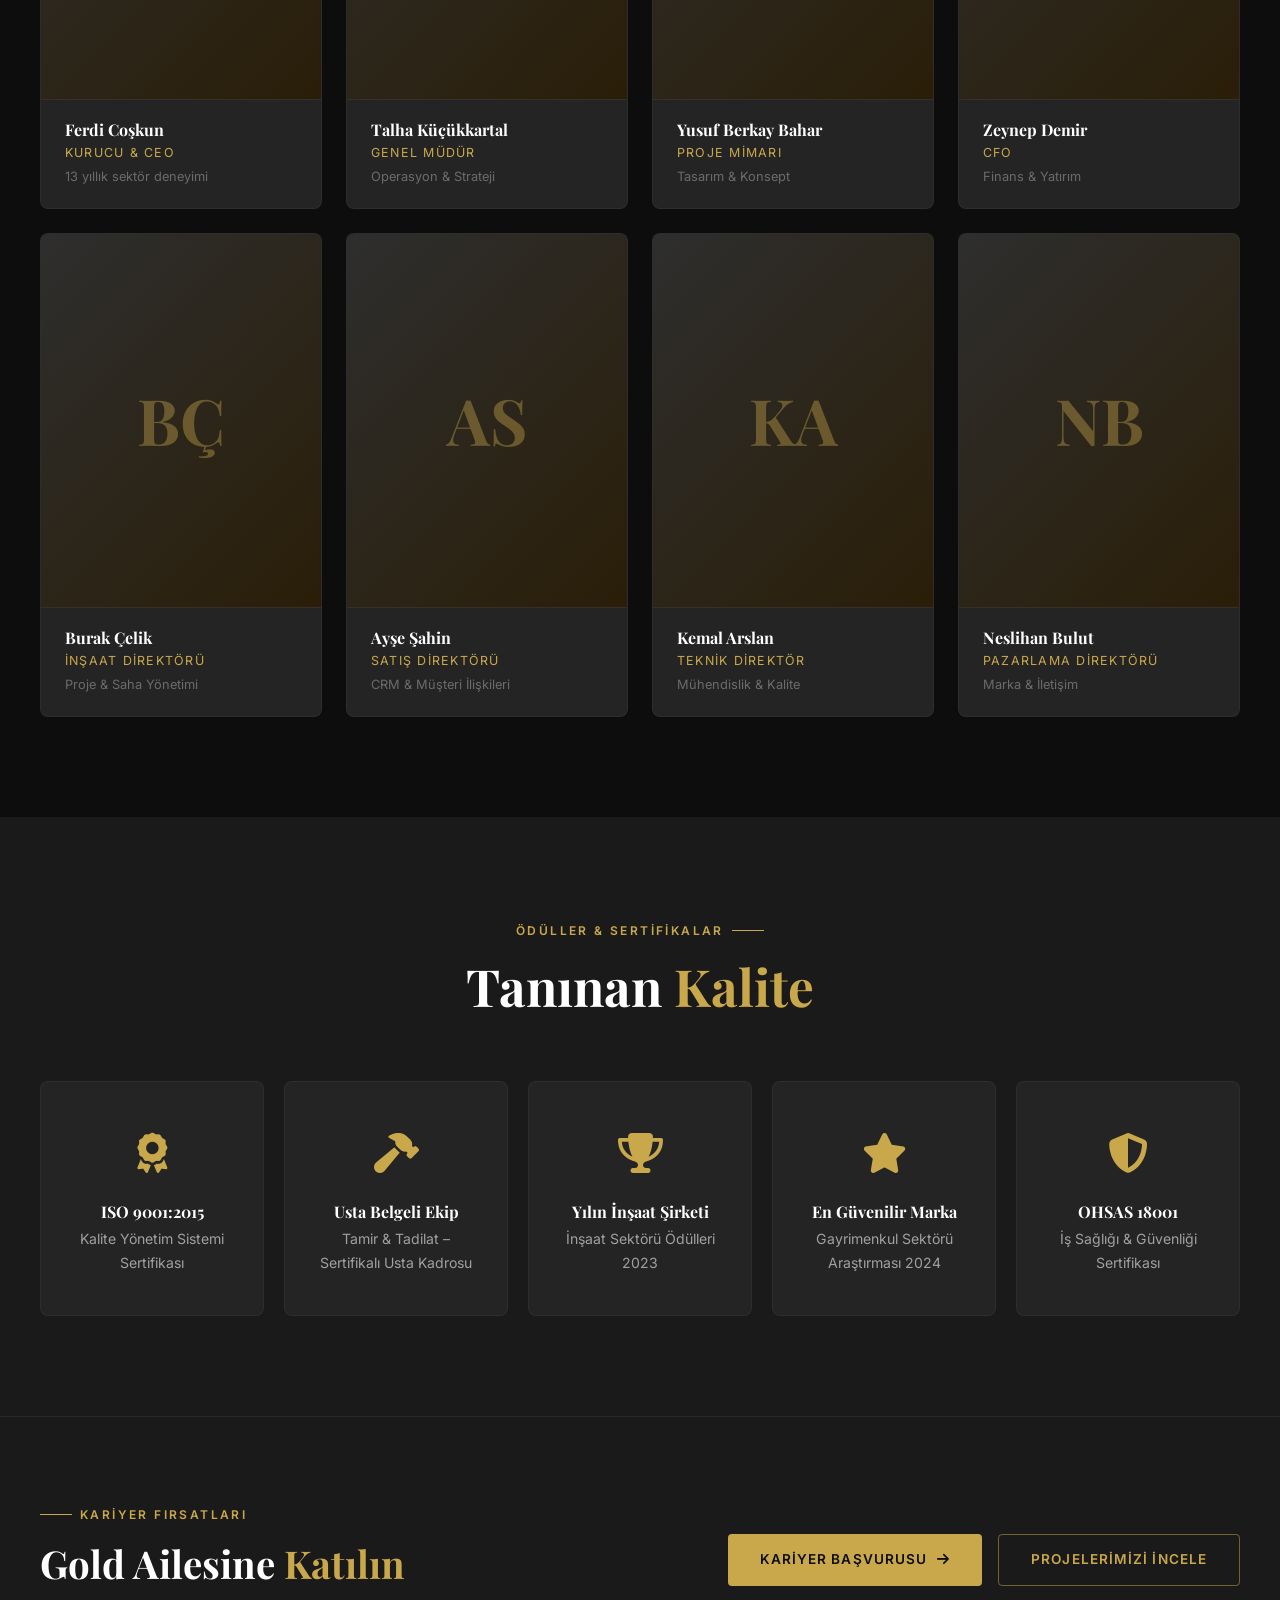
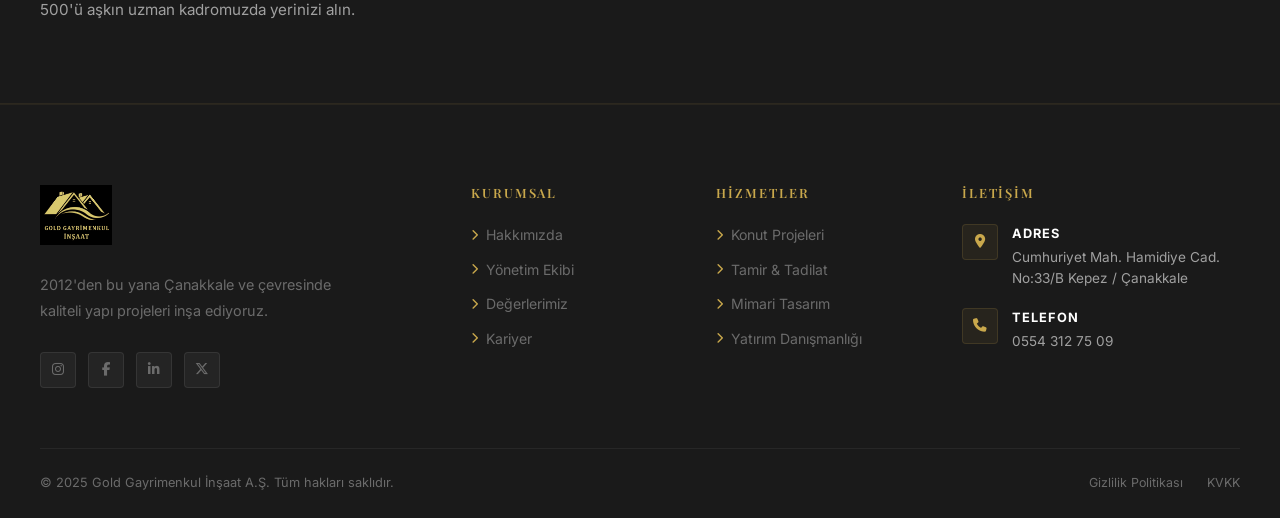
<file: hakkimizda.html>
<!DOCTYPE html>
<html lang="tr">
<head>
  <meta charset="UTF-8" />
  <meta name="viewport" content="width=device-width, initial-scale=1.0" />
  <meta name="description" content="Gold Gayrimenkul İnşaat hakkında – 2012'den bu yana Çanakkale ve çevresinde villa, havuz ve prefabrik yapı projeleri inşa ediyoruz." />
  <meta name="keywords" content="gold gayrimenkul hakkında, çanakkale inşaat firması, ferdi coşkun, talha küçükkartal, kurumsal inşaat" />
  <meta name="author" content="Gold Gayrimenkul İnşaat" />
  <meta name="robots" content="index, follow" />
  <link rel="canonical" href="https://goldgayrimenkulinsaat.com.tr/hakkimizda.html" />
  <meta property="og:type" content="website" />
  <meta property="og:site_name" content="Gold Gayrimenkul İnşaat" />
  <meta property="og:title" content="Hakkımızda | Gold Gayrimenkul İnşaat" />
  <meta property="og:description" content="2012'den bu yana Çanakkale ve çevresinde villa, havuz ve prefabrik yapı projeleri inşa ediyoruz." />
  <meta property="og:url" content="https://goldgayrimenkulinsaat.com.tr/hakkimizda.html" />
  <meta property="og:image" content="https://goldgayrimenkulinsaat.com.tr/logo.png" />
  <meta property="og:locale" content="tr_TR" />
  <meta name="twitter:card" content="summary" />
  <meta name="twitter:title" content="Hakkımızda | Gold Gayrimenkul İnşaat" />
  <meta name="twitter:description" content="2012'den bu yana Çanakkale ve çevresinde kaliteli yapı projeleri." />
  <title>Hakkımızda | Gold Gayrimenkul İnşaat – Çanakkale</title>
  <link rel="preconnect" href="https://fonts.googleapis.com" />
  <link rel="preconnect" href="https://fonts.gstatic.com" crossorigin />
  <link href="https://fonts.googleapis.com/css2?family=Playfair+Display:wght@400;600;700;900&family=Inter:wght@300;400;500;600;700&display=swap" rel="stylesheet" />
  <link rel="stylesheet" href="css/style.css" />
  <link rel="stylesheet" href="https://cdnjs.cloudflare.com/ajax/libs/font-awesome/6.5.0/css/all.min.css" />
</head>
<body>

<!-- ══ NAVBAR ══ -->
<nav id="navbar">
  <div class="container">
    <div class="nav-inner">
      <a href="index.html" class="nav-logo">
        <img src="logo.png" alt="Gold Gayrimenkul İnşaat" style="height:54px;width:auto;display:block;" />
      </a>
      <div class="nav-links">
        <a href="index.html">Ana Sayfa</a>
        <a href="hakkimizda.html" class="active">Hakkımızda</a>
        <a href="projeler.html">Projeler</a>
        <a href="hizmetler.html">Hizmetler</a>
        <a href="iletisim.html">İletişim</a>
      </div>
      <div class="nav-cta">
        <a href="tel:+905543127509" class="nav-tel">
          <i class="fa-solid fa-phone"></i>
          0554 312 75 09
        </a>
        <a href="iletisim.html" class="btn btn-primary">
          Teklif Al <i class="fa-solid fa-arrow-right"></i>
        </a>
      </div>
      <button class="nav-hamburger" id="hamburger" aria-label="Menü">
        <span></span><span></span><span></span>
      </button>
    </div>
  </div>
</nav>

<!-- Mobile Nav -->
<div class="nav-mobile" id="mobileNav">
  <a href="index.html" onclick="closeMenu()">Ana Sayfa</a>
  <a href="hakkimizda.html" onclick="closeMenu()">Hakkımızda</a>
  <a href="projeler.html" onclick="closeMenu()">Projeler</a>
  <a href="hizmetler.html" onclick="closeMenu()">Hizmetler</a>
  <a href="iletisim.html" onclick="closeMenu()">İletişim</a>
</div>

<!-- ══ PAGE HERO ══ -->
<section class="page-hero">
  <div class="page-hero-grid"></div>
  <div class="container">
    <div class="page-hero-content">
      <div class="breadcrumb">
        <a href="index.html">Ana Sayfa</a>
        <i class="fa-solid fa-chevron-right" style="font-size:.65rem"></i>
        <span>Hakkımızda</span>
      </div>
      <h1>Biz Kimiz,<br/>Nereden <span>Geliyoruz?</span></h1>
      <p>2012'den bu yana Çanakkale ve çevresinde villa, havuz, prefabrik yapı ve tadilat alanlarında müşterilerinin hayallerini gerçeğe dönüştürüyor, kalıcı eserler ortaya koyuyoruz.</p>
    </div>
  </div>
</section>

<!-- ══ HİKAYEMİZ ══ -->
<section>
  <div class="container">
    <div class="about-story-grid">
      <div class="about-story-text">
        <div class="section-badge reveal">Hikayemiz</div>
        <h2 class="reveal">Bir Vizyonun <span>13 Yıllık</span> Yolculuğu</h2>
        <p class="reveal">Gold Gayrimenkul İnşaat, 2012 yılında Ferdi Coşkun tarafından Çanakkale'de kuruldu. Kuruluşumuzdan bu yana "kaliteyi herkes için erişilebilir kılma" vizyonuyla hareket ettik.</p>
        <p class="reveal">İlk projemizden itibaren sağlam yapı tekniği, özenli işçilik ve müşteri odaklı yaklaşımı temel ilkelerimiz olarak benimsedik. Bu ilkeler sayesinde bugün villa, havuz, prefabrik yapı ve tadilat alanlarında bölgenin en güvenilir inşaat firması konumuna ulaştık.</p>
        <p class="reveal">Her projede malzeme kalitesinden işçiliğe, tasarımdan teslimata kadar her detayı titizlikle yöneterek müşterilerimizin beklentilerini aşmayı hedefliyoruz.</p>
        <div class="gold-divider reveal"></div>
        <div style="display:flex; gap:40px; margin-top:8px;" class="reveal">
          <div>
            <strong style="font-family:var(--font-heading);font-size:2.2rem;color:var(--gold);">180+</strong>
            <p style="font-size:.8rem;color:var(--gray);margin-top:4px;">Tamamlanan Proje</p>
          </div>
          <div>
            <strong style="font-family:var(--font-heading);font-size:2.2rem;color:var(--gold);">8</strong>
            <p style="font-size:.8rem;color:var(--gray);margin-top:4px;">İl Genelinde</p>
          </div>
          <div>
            <strong style="font-family:var(--font-heading);font-size:2.2rem;color:var(--gold);">13+</strong>
            <p style="font-size:.8rem;color:var(--gray);margin-top:4px;">Yıllık Deneyim</p>
          </div>
        </div>
      </div>
      <div>
        <div class="section-badge reveal">Kilometre Taşları</div>
        <div class="about-milestones reveal">
          <div class="milestone">
            <span class="milestone-year">2012</span>
            <div class="milestone-body">
              <h4>Kuruluş</h4>
              <p>Ferdi Coşkun öncülüğünde Çanakkale'de ilk ofisimizi açtık. Villa ve konut projeleriyle sektöre giriş yaptık.</p>
            </div>
          </div>
          <div class="milestone">
            <span class="milestone-year">2015</span>
            <div class="milestone-body">
              <h4>Büyüme ve Genişleme</h4>
              <p>Havuz yapımı ve peyzaj hizmetlerini portföyümüze ekledik; tamir &amp; tadilat ekibimizi genişlettik.</p>
            </div>
          </div>
          <div class="milestone">
            <span class="milestone-year">2017</span>
            <div class="milestone-body">
              <h4>Prefabrik Yapılar</h4>
              <p>Prefabrik ve konteyner yapı alanına girerek hızlı, ekonomik çözümler sunan yeni bir hizmet kolu oluşturduk.</p>
            </div>
          </div>
          <div class="milestone">
            <span class="milestone-year">2020</span>
            <div class="milestone-body">
              <h4>Proje Mimarı Kadrosu</h4>
              <p>Yusuf Berkay Bahar liderliğindeki mimari ekibimizi kurarak tasarım odaklı projelere ağırlık verdik.</p>
            </div>
          </div>
          <div class="milestone">
            <span class="milestone-year">2023</span>
            <div class="milestone-body">
              <h4>Talha Küçükkartal Genel Müdür</h4>
              <p>Operasyonel yönetimi güçlendirdik; iş süreçlerini ve müşteri ilişkilerini yeniden yapılandırdık.</p>
            </div>
          </div>
          <div class="milestone">
            <span class="milestone-year">2025</span>
            <div class="milestone-body">
              <h4>Bugün</h4>
              <p>Çanakkale merkezli, Geyikli'den Lapseki'ye, Yenice'den Biga'ya bölgenin güvenilir yapı firmasıyız.</p>
            </div>
          </div>
        </div>
      </div>
    </div>
  </div>
</section>

<!-- ══ STATS BAND ══ -->
<div class="stats-band">
  <div class="container">
    <div class="stats-band-grid">
      <div class="stat-item">
        <span class="stat-number" data-target="180">0</span>
        <span class="stat-label">Tamamlanan Proje</span>
      </div>
      <div class="stat-item">
        <span class="stat-number" data-target="500">0</span>
        <span class="stat-label">Uzman Çalışan</span>
      </div>
      <div class="stat-item">
        <span class="stat-number" data-target="8">0</span>
        <span class="stat-label">Şehir Genelinde</span>
      </div>
      <div class="stat-item">
        <span class="stat-number" data-target="13">0</span>
        <span class="stat-label">Yıllık Sektör Deneyimi</span>
      </div>
    </div>
  </div>
</div>

<!-- ══ DEĞERLERİMİZ ══ -->
<section id="values" style="background:var(--dark-2)">
  <div class="container">
    <div class="section-header centered reveal">
      <div class="section-badge">Değerlerimiz</div>
      <h2 class="section-title">Bizi <span>Biz</span> Yapan İlkeler</h2>
      <p class="section-desc">Her kararımız, her projemiz ve her müşteri ilişkimiz bu temel değerler üzerine inşa edilmiştir.</p>
    </div>
    <div class="values-grid">
      <div class="value-card reveal reveal-delay-1">
        <span class="value-icon">🏆</span>
        <h3>Mükemmellik</h3>
        <p>Her projede en yüksek kalite standartlarını hedefler, ortalama ile yetinmeyiz. Mükemmellik bir hedef değil, bir alışkanlıktır.</p>
      </div>
      <div class="value-card reveal reveal-delay-2">
        <span class="value-icon">🤝</span>
        <h3>Güven</h3>
        <p>Müşterilerimiz, çalışanlarımız ve iş ortaklarımızla ilişkilerimizde şeffaflık ve dürüstlük her zaman önceliğimizdir.</p>
      </div>
      <div class="value-card reveal reveal-delay-3">
        <span class="value-icon">💡</span>
        <h3>Yenilikçilik</h3>
        <p>Sektördeki gelişmeleri yakından takip eder, akıllı bina teknolojilerini ve sürdürülebilir çözümleri projelerimize entegre ederiz.</p>
      </div>
      <div class="value-card reveal reveal-delay-1">
        <span class="value-icon">🌿</span>
        <h3>Sürdürülebilirlik</h3>
        <p>Gelecek nesillere daha yaşanabilir bir çevre bırakmak için yeşil bina standartlarına ve çevre dostu malzemelere bağlıyız.</p>
      </div>
      <div class="value-card reveal reveal-delay-2">
        <span class="value-icon">👥</span>
        <h3>İnsan Odaklılık</h3>
        <p>Tasarladığımız her alanın merkezinde insan vardır. Kullanıcı deneyimini ve yaşam kalitesini her zaman ön planda tutarız.</p>
      </div>
      <div class="value-card reveal reveal-delay-3">
        <span class="value-icon">⚡</span>
        <h3>Hız &amp; Verimlilik</h3>
        <p>Zamanın değerini bilen bir şirket olarak projelerimizi söz verilen tarihte ve en yüksek verimlilikle tamamlarız.</p>
      </div>
    </div>
  </div>
</section>

<!-- ══ EKİP ══ -->
<section id="team">
  <div class="container">
    <div class="section-header centered reveal">
      <div class="section-badge">Yönetim Ekibi</div>
      <h2 class="section-title">Vizyonu <span>Hayata</span> Geçiren İsimler</h2>
      <p class="section-desc">Alanında uzman, deneyimli ve tutkulu ekibimiz her projede fark yaratır.</p>
    </div>
    <div class="team-grid">
      <div class="team-card reveal reveal-delay-1">
        <div class="team-photo">
          <span class="team-photo-initial">FC</span>
        </div>
        <div class="team-info">
          <h4>Ferdi Coşkun</h4>
          <span>Kurucu &amp; CEO</span>
          <p>13 yıllık sektör deneyimi</p>
        </div>
      </div>
      <div class="team-card reveal reveal-delay-2">
        <div class="team-photo">
          <span class="team-photo-initial">TK</span>
        </div>
        <div class="team-info">
          <h4>Talha Küçükkartal</h4>
          <span>Genel Müdür</span>
          <p>Operasyon &amp; Strateji</p>
        </div>
      </div>
      <div class="team-card reveal reveal-delay-3">
        <div class="team-photo">
          <span class="team-photo-initial">YBB</span>
        </div>
        <div class="team-info">
          <h4>Yusuf Berkay Bahar</h4>
          <span>Proje Mimarı</span>
          <p>Tasarım &amp; Konsept</p>
        </div>
      </div>
      <div class="team-card reveal reveal-delay-4">
        <div class="team-photo">
          <span class="team-photo-initial">ZD</span>
        </div>
        <div class="team-info">
          <h4>Zeynep Demir</h4>
          <span>CFO</span>
          <p>Finans &amp; Yatırım</p>
        </div>
      </div>
      <div class="team-card reveal reveal-delay-1">
        <div class="team-photo">
          <span class="team-photo-initial">BÇ</span>
        </div>
        <div class="team-info">
          <h4>Burak Çelik</h4>
          <span>İnşaat Direktörü</span>
          <p>Proje &amp; Saha Yönetimi</p>
        </div>
      </div>
      <div class="team-card reveal reveal-delay-2">
        <div class="team-photo">
          <span class="team-photo-initial">AS</span>
        </div>
        <div class="team-info">
          <h4>Ayşe Şahin</h4>
          <span>Satış Direktörü</span>
          <p>CRM &amp; Müşteri İlişkileri</p>
        </div>
      </div>
      <div class="team-card reveal reveal-delay-3">
        <div class="team-photo">
          <span class="team-photo-initial">KA</span>
        </div>
        <div class="team-info">
          <h4>Kemal Arslan</h4>
          <span>Teknik Direktör</span>
          <p>Mühendislik &amp; Kalite</p>
        </div>
      </div>
      <div class="team-card reveal reveal-delay-4">
        <div class="team-photo">
          <span class="team-photo-initial">NB</span>
        </div>
        <div class="team-info">
          <h4>Neslihan Bulut</h4>
          <span>Pazarlama Direktörü</span>
          <p>Marka &amp; İletişim</p>
        </div>
      </div>
    </div>
  </div>
</section>

<!-- ══ ÖDÜLLER ══ -->
<section style="background:var(--dark-2)">
  <div class="container">
    <div class="section-header centered reveal">
      <div class="section-badge">Ödüller &amp; Sertifikalar</div>
      <h2 class="section-title">Tanınan <span>Kalite</span></h2>
    </div>
    <div style="display:grid;grid-template-columns:repeat(auto-fit,minmax(220px,1fr));gap:20px">
      <div class="value-card reveal reveal-delay-1" style="display:flex;flex-direction:column;align-items:center">
        <div style="font-size:2.5rem;color:var(--gold);margin-bottom:16px"><i class="fa-solid fa-award"></i></div>
        <h3 style="font-size:1rem;margin-bottom:6px">ISO 9001:2015</h3>
        <p>Kalite Yönetim Sistemi Sertifikası</p>
      </div>
      <div class="value-card reveal reveal-delay-2" style="display:flex;flex-direction:column;align-items:center">
        <div style="font-size:2.5rem;color:var(--gold);margin-bottom:16px"><i class="fa-solid fa-hammer"></i></div>
        <h3 style="font-size:1rem;margin-bottom:6px">Usta Belgeli Ekip</h3>
        <p>Tamir &amp; Tadilat – Sertifikalı Usta Kadrosu</p>
      </div>
      <div class="value-card reveal reveal-delay-3" style="display:flex;flex-direction:column;align-items:center">
        <div style="font-size:2.5rem;color:var(--gold);margin-bottom:16px"><i class="fa-solid fa-trophy"></i></div>
        <h3 style="font-size:1rem;margin-bottom:6px">Yılın İnşaat Şirketi</h3>
        <p>İnşaat Sektörü Ödülleri 2023</p>
      </div>
      <div class="value-card reveal reveal-delay-4" style="display:flex;flex-direction:column;align-items:center">
        <div style="font-size:2.5rem;color:var(--gold);margin-bottom:16px"><i class="fa-solid fa-star"></i></div>
        <h3 style="font-size:1rem;margin-bottom:6px">En Güvenilir Marka</h3>
        <p>Gayrimenkul Sektörü Araştırması 2024</p>
      </div>
      <div class="value-card reveal reveal-delay-1" style="display:flex;flex-direction:column;align-items:center">
        <div style="font-size:2.5rem;color:var(--gold);margin-bottom:16px"><i class="fa-solid fa-shield-halved"></i></div>
        <h3 style="font-size:1rem;margin-bottom:6px">OHSAS 18001</h3>
        <p>İş Sağlığı &amp; Güvenliği Sertifikası</p>
      </div>
    </div>
  </div>
</section>

<!-- ══ CTA ══ -->
<section class="cta-band">
  <div class="container">
    <div class="cta-inner">
      <div class="reveal">
        <div class="section-badge">Kariyer Fırsatları</div>
        <h2>Gold Ailesine <span>Katılın</span></h2>
        <p style="color:var(--gray-light);margin-top:12px;font-size:.95rem">500'ü aşkın uzman kadromuzda yerinizi alın.</p>
      </div>
      <div class="cta-actions reveal reveal-delay-2">
        <a href="iletisim.html" class="btn btn-primary">
          Kariyer Başvurusu
          <i class="fa-solid fa-arrow-right"></i>
        </a>
        <a href="projeler.html" class="btn btn-outline">
          Projelerimizi İncele
        </a>
      </div>
    </div>
  </div>
</section>

<!-- ══ FOOTER ══ -->
<footer>
  <div class="container">
    <div class="footer-grid">
      <div class="footer-brand">
        <a href="index.html" class="nav-logo" style="display:inline-flex;">
          <img src="logo.png" alt="Gold Gayrimenkul İnşaat" style="height:60px;width:auto;display:block;" />
        </a>
        <p>2012'den bu yana Çanakkale ve çevresinde kaliteli yapı projeleri inşa ediyoruz.</p>
        <div class="footer-socials">
          <a href="#" class="social-btn"><i class="fa-brands fa-instagram"></i></a>
          <a href="#" class="social-btn"><i class="fa-brands fa-facebook-f"></i></a>
          <a href="#" class="social-btn"><i class="fa-brands fa-linkedin-in"></i></a>
          <a href="#" class="social-btn"><i class="fa-brands fa-x-twitter"></i></a>
        </div>
      </div>
      <div class="footer-col">
        <h4>Kurumsal</h4>
        <ul>
          <li><a href="hakkimizda.html"><i class="fa-solid fa-chevron-right" style="font-size:.7rem;color:var(--gold)"></i> Hakkımızda</a></li>
          <li><a href="hakkimizda.html#team"><i class="fa-solid fa-chevron-right" style="font-size:.7rem;color:var(--gold)"></i> Yönetim Ekibi</a></li>
          <li><a href="hakkimizda.html#values"><i class="fa-solid fa-chevron-right" style="font-size:.7rem;color:var(--gold)"></i> Değerlerimiz</a></li>
          <li><a href="#"><i class="fa-solid fa-chevron-right" style="font-size:.7rem;color:var(--gold)"></i> Kariyer</a></li>
        </ul>
      </div>
      <div class="footer-col">
        <h4>Hizmetler</h4>
        <ul>
          <li><a href="hizmetler.html"><i class="fa-solid fa-chevron-right" style="font-size:.7rem;color:var(--gold)"></i> Konut Projeleri</a></li>
          <li><a href="hizmetler.html"><i class="fa-solid fa-chevron-right" style="font-size:.7rem;color:var(--gold)"></i> Tamir &amp; Tadilat</a></li>
          <li><a href="hizmetler.html"><i class="fa-solid fa-chevron-right" style="font-size:.7rem;color:var(--gold)"></i> Mimari Tasarım</a></li>
          <li><a href="hizmetler.html"><i class="fa-solid fa-chevron-right" style="font-size:.7rem;color:var(--gold)"></i> Yatırım Danışmanlığı</a></li>
        </ul>
      </div>
      <div class="footer-col">
        <h4>İletişim</h4>
        <div class="footer-contact-item">
          <div class="contact-icon"><i class="fa-solid fa-location-dot"></i></div>
          <p><strong>Adres</strong>Cumhuriyet Mah. Hamidiye Cad. No:33/B Kepez / Çanakkale</p>
        </div>
        <div class="footer-contact-item">
          <div class="contact-icon"><i class="fa-solid fa-phone"></i></div>
          <p><strong>Telefon</strong><a href="tel:+905543127509" style="color:var(--gray-light)">0554 312 75 09</a></p>
        </div>
      </div>
    </div>
    <div class="footer-bottom">
      <p>© 2025 Gold Gayrimenkul İnşaat A.Ş. Tüm hakları saklıdır.</p>
      <div class="footer-bottom-links">
        <a href="#">Gizlilik Politikası</a>
        <a href="#">KVKK</a>
      </div>
    </div>
  </div>
</footer>

<button id="backToTop" aria-label="Yukarı çık"><i class="fa-solid fa-chevron-up"></i></button>
<script src="js/main.js"></script>

<a href="https://wa.me/905543127509" target="_blank" rel="noopener" aria-label="WhatsApp" style="position:fixed;bottom:28px;left:28px;width:60px;height:60px;background:#25D366;border-radius:50%;display:flex;align-items:center;justify-content:center;font-size:2rem;color:#fff;text-decoration:none;box-shadow:0 4px 20px rgba(37,211,102,.5);z-index:9999;"><i class="fa-brands fa-whatsapp"></i></a>
</body>
</html>
</file>
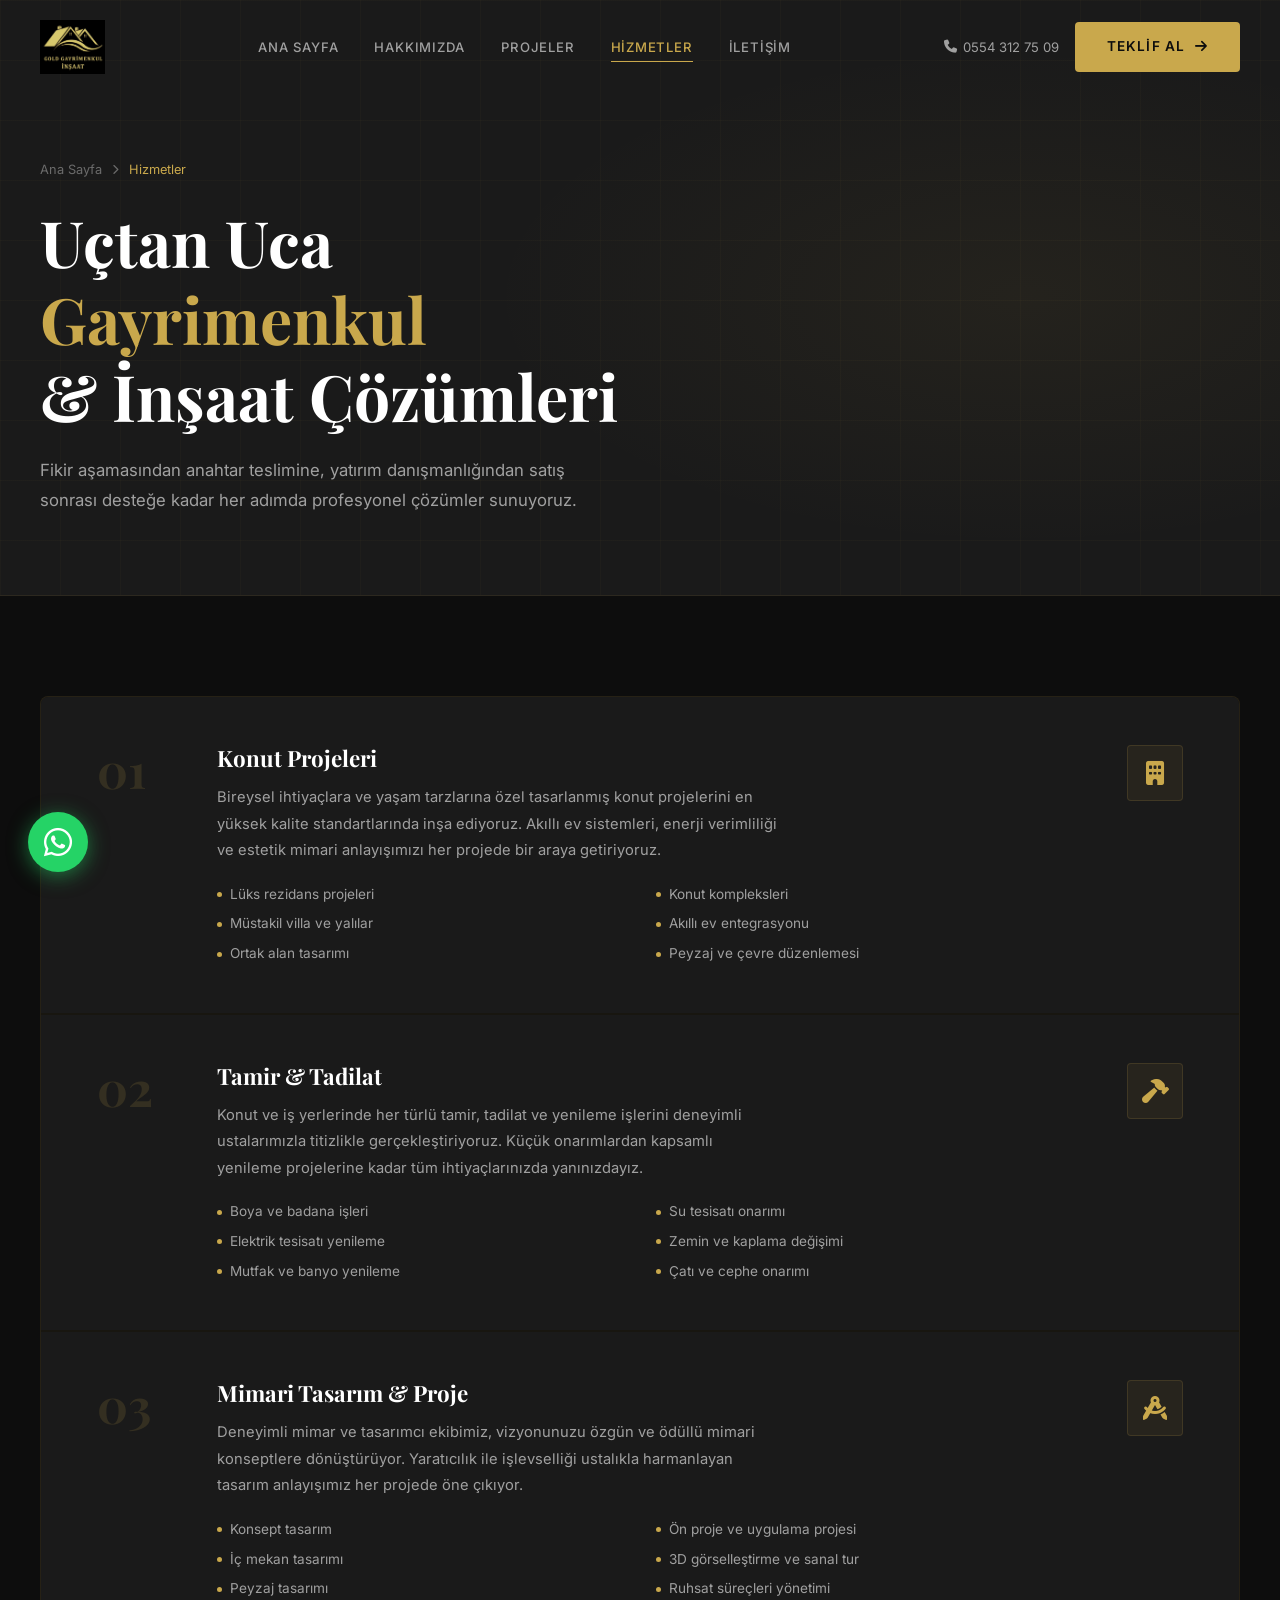
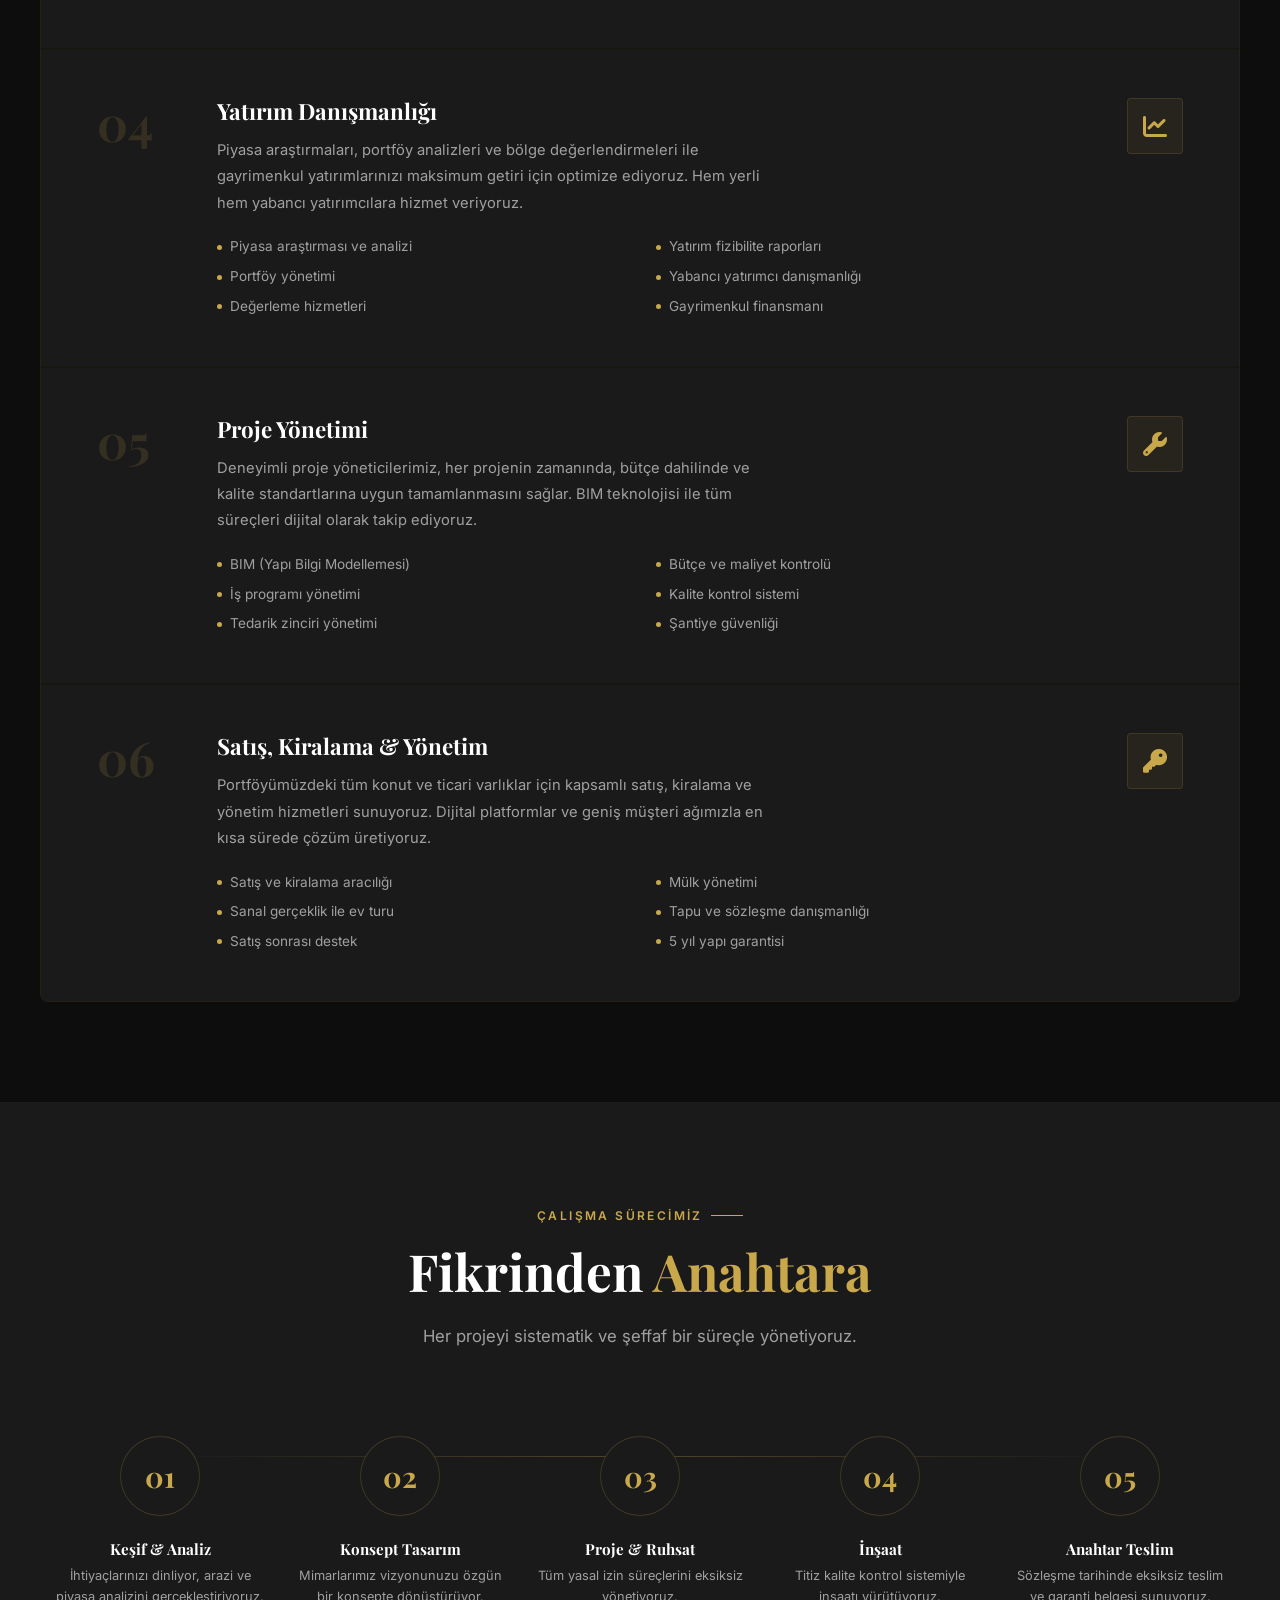
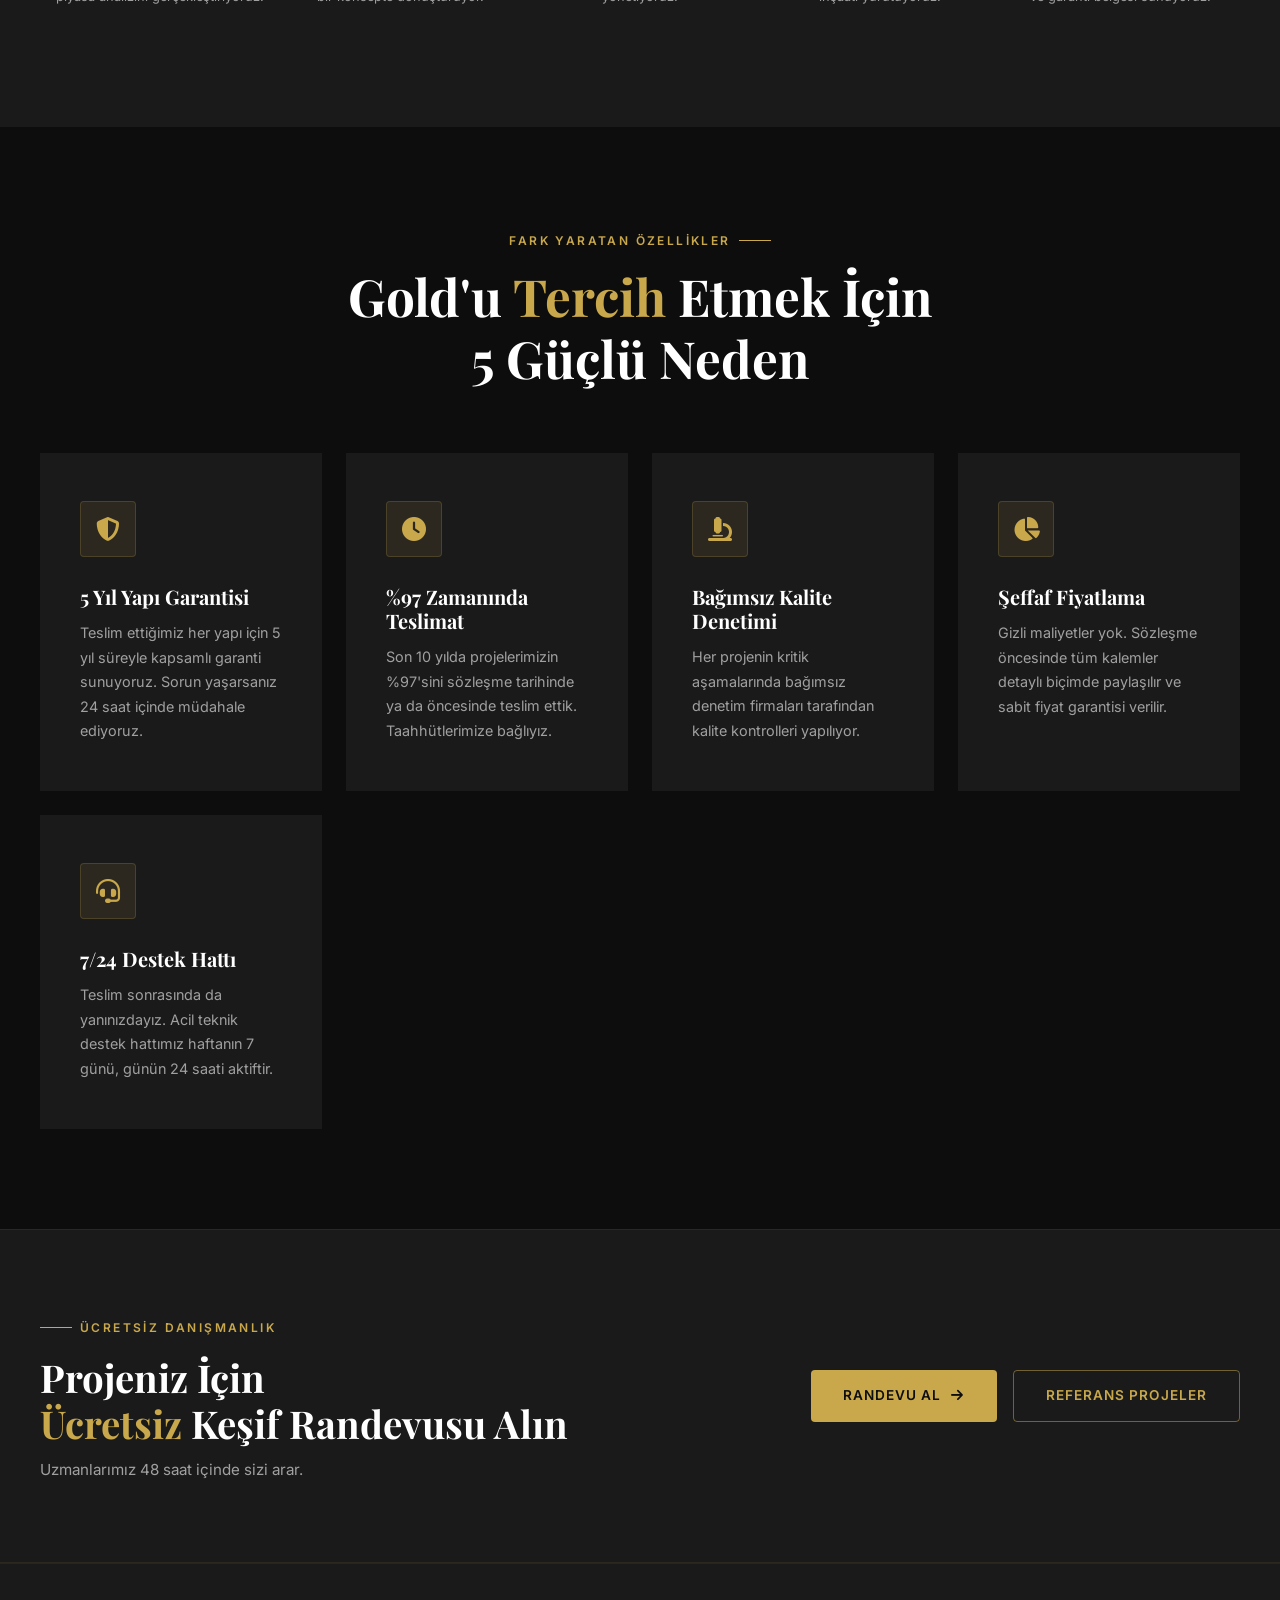
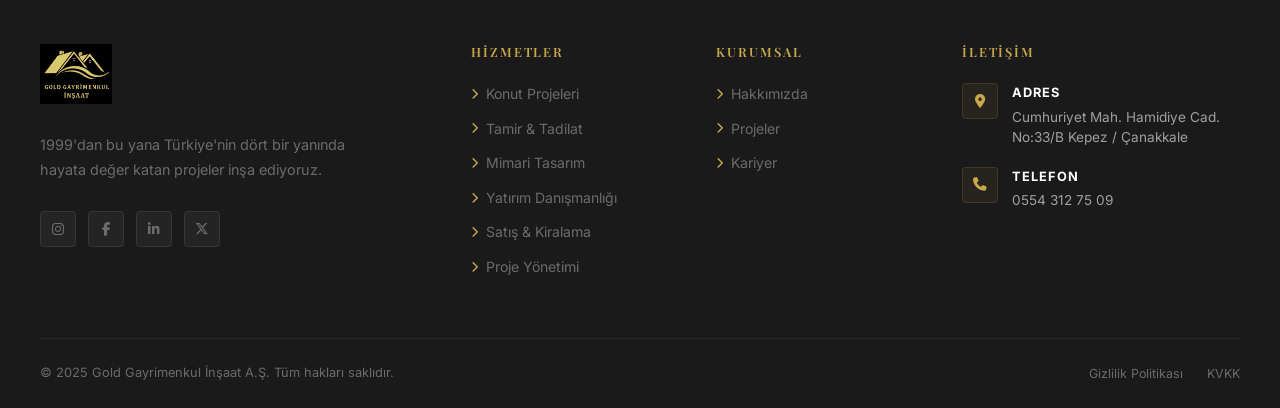
<file: hizmetler.html>
<!DOCTYPE html>
<html lang="tr">
<head>
  <meta charset="UTF-8" />
  <meta name="viewport" content="width=device-width, initial-scale=1.0" />
  <meta name="description" content="Gold Gayrimenkul İnşaat hizmetleri – Villa inşaatı, özel havuz, prefabrik yapı, tamir tadilat, mimari tasarım ve yatırım danışmanlığı. Çanakkale." />
  <meta name="keywords" content="villa inşaatı, özel havuz yapımı, prefabrik ev çanakkale, tamir tadilat kepez, mimari tasarım, gayrimenkul danışmanlığı" />
  <meta name="author" content="Gold Gayrimenkul İnşaat" />
  <meta name="robots" content="index, follow" />
  <link rel="canonical" href="https://goldgayrimenkulinsaat.com.tr/hizmetler.html" />
  <meta property="og:type" content="website" />
  <meta property="og:site_name" content="Gold Gayrimenkul İnşaat" />
  <meta property="og:title" content="Hizmetler | Gold Gayrimenkul İnşaat – Villa, Havuz, Prefabrik" />
  <meta property="og:description" content="Villa inşaatı, özel havuz, prefabrik yapı, tamir tadilat, mimari tasarım ve yatırım danışmanlığı. Çanakkale / Kepez." />
  <meta property="og:url" content="https://goldgayrimenkulinsaat.com.tr/hizmetler.html" />
  <meta property="og:image" content="https://goldgayrimenkulinsaat.com.tr/logo.png" />
  <meta property="og:locale" content="tr_TR" />
  <meta name="twitter:card" content="summary" />
  <meta name="twitter:title" content="Hizmetler | Gold Gayrimenkul İnşaat" />
  <meta name="twitter:description" content="Villa, havuz, prefabrik yapı, tamir tadilat ve danışmanlık hizmetleri." />
  <title>Hizmetler | Gold Gayrimenkul İnşaat – Villa, Havuz, Prefabrik</title>
  <link rel="preconnect" href="https://fonts.googleapis.com" />
  <link rel="preconnect" href="https://fonts.gstatic.com" crossorigin />
  <link href="https://fonts.googleapis.com/css2?family=Playfair+Display:wght@400;600;700;900&family=Inter:wght@300;400;500;600;700&display=swap" rel="stylesheet" />
  <link rel="stylesheet" href="css/style.css" />
  <link rel="stylesheet" href="https://cdnjs.cloudflare.com/ajax/libs/font-awesome/6.5.0/css/all.min.css" />
</head>
<body>

<!-- ══ NAVBAR ══ -->
<nav id="navbar">
  <div class="container">
    <div class="nav-inner">
      <a href="index.html" class="nav-logo">
        <img src="logo.png" alt="Gold Gayrimenkul İnşaat" style="height:54px;width:auto;display:block;" />
      </a>
      <div class="nav-links">
        <a href="index.html">Ana Sayfa</a>
        <a href="hakkimizda.html">Hakkımızda</a>
        <a href="projeler.html">Projeler</a>
        <a href="hizmetler.html" class="active">Hizmetler</a>
        <a href="iletisim.html">İletişim</a>
      </div>
      <div class="nav-cta">
        <a href="tel:+905543127509" class="nav-tel">
          <i class="fa-solid fa-phone"></i> 0554 312 75 09
        </a>
        <a href="iletisim.html" class="btn btn-primary">Teklif Al <i class="fa-solid fa-arrow-right"></i></a>
      </div>
      <button class="nav-hamburger" id="hamburger" aria-label="Menü">
        <span></span><span></span><span></span>
      </button>
    </div>
  </div>
</nav>

<div class="nav-mobile" id="mobileNav">
  <a href="index.html" onclick="closeMenu()">Ana Sayfa</a>
  <a href="hakkimizda.html" onclick="closeMenu()">Hakkımızda</a>
  <a href="projeler.html" onclick="closeMenu()">Projeler</a>
  <a href="hizmetler.html" onclick="closeMenu()">Hizmetler</a>
  <a href="iletisim.html" onclick="closeMenu()">İletişim</a>
</div>

<!-- ══ PAGE HERO ══ -->
<section class="page-hero">
  <div class="page-hero-grid"></div>
  <div class="container">
    <div class="page-hero-content">
      <div class="breadcrumb">
        <a href="index.html">Ana Sayfa</a>
        <i class="fa-solid fa-chevron-right" style="font-size:.65rem"></i>
        <span>Hizmetler</span>
      </div>
      <h1>Uçtan Uca <span>Gayrimenkul</span><br/>&amp; İnşaat Çözümleri</h1>
      <p>Fikir aşamasından anahtar teslimine, yatırım danışmanlığından satış sonrası desteğe kadar her adımda profesyonel çözümler sunuyoruz.</p>
    </div>
  </div>
</section>

<!-- ══ HİZMETLER LİSTESİ ══ -->
<section>
  <div class="container">
    <div class="services-list">

      <div class="service-item reveal">
        <span class="service-num">01</span>
        <div class="service-content">
          <h3>Konut Projeleri</h3>
          <p>Bireysel ihtiyaçlara ve yaşam tarzlarına özel tasarlanmış konut projelerini en yüksek kalite standartlarında inşa ediyoruz. Akıllı ev sistemleri, enerji verimliliği ve estetik mimari anlayışımızı her projede bir araya getiriyoruz.</p>
          <ul>
            <li>Lüks rezidans projeleri</li>
            <li>Konut kompleksleri</li>
            <li>Müstakil villa ve yalılar</li>
            <li>Akıllı ev entegrasyonu</li>
            <li>Ortak alan tasarımı</li>
            <li>Peyzaj ve çevre düzenlemesi</li>
          </ul>
        </div>
        <div class="service-item-icon"><i class="fa-solid fa-building"></i></div>
      </div>

      <div class="service-item reveal">
        <span class="service-num">02</span>
        <div class="service-content">
          <h3>Tamir &amp; Tadilat</h3>
          <p>Konut ve iş yerlerinde her türlü tamir, tadilat ve yenileme işlerini deneyimli ustalarımızla titizlikle gerçekleştiriyoruz. Küçük onarımlardan kapsamlı yenileme projelerine kadar tüm ihtiyaçlarınızda yanınızdayız.</p>
          <ul>
            <li>Boya ve badana işleri</li>
            <li>Su tesisatı onarımı</li>
            <li>Elektrik tesisatı yenileme</li>
            <li>Zemin ve kaplama değişimi</li>
            <li>Mutfak ve banyo yenileme</li>
            <li>Çatı ve cephe onarımı</li>
          </ul>
        </div>
        <div class="service-item-icon"><i class="fa-solid fa-hammer"></i></div>
      </div>

      <div class="service-item reveal">
        <span class="service-num">03</span>
        <div class="service-content">
          <h3>Mimari Tasarım &amp; Proje</h3>
          <p>Deneyimli mimar ve tasarımcı ekibimiz, vizyonunuzu özgün ve ödüllü mimari konseptlere dönüştürüyor. Yaratıcılık ile işlevselliği ustalıkla harmanlayan tasarım anlayışımız her projede öne çıkıyor.</p>
          <ul>
            <li>Konsept tasarım</li>
            <li>Ön proje ve uygulama projesi</li>
            <li>İç mekan tasarımı</li>
            <li>3D görselleştirme ve sanal tur</li>
            <li>Peyzaj tasarımı</li>
            <li>Ruhsat süreçleri yönetimi</li>
          </ul>
        </div>
        <div class="service-item-icon"><i class="fa-solid fa-compass-drafting"></i></div>
      </div>

      <div class="service-item reveal">
        <span class="service-num">04</span>
        <div class="service-content">
          <h3>Yatırım Danışmanlığı</h3>
          <p>Piyasa araştırmaları, portföy analizleri ve bölge değerlendirmeleri ile gayrimenkul yatırımlarınızı maksimum getiri için optimize ediyoruz. Hem yerli hem yabancı yatırımcılara hizmet veriyoruz.</p>
          <ul>
            <li>Piyasa araştırması ve analizi</li>
            <li>Yatırım fizibilite raporları</li>
            <li>Portföy yönetimi</li>
            <li>Yabancı yatırımcı danışmanlığı</li>
            <li>Değerleme hizmetleri</li>
            <li>Gayrimenkul finansmanı</li>
          </ul>
        </div>
        <div class="service-item-icon"><i class="fa-solid fa-chart-line"></i></div>
      </div>

      <div class="service-item reveal">
        <span class="service-num">05</span>
        <div class="service-content">
          <h3>Proje Yönetimi</h3>
          <p>Deneyimli proje yöneticilerimiz, her projenin zamanında, bütçe dahilinde ve kalite standartlarına uygun tamamlanmasını sağlar. BIM teknolojisi ile tüm süreçleri dijital olarak takip ediyoruz.</p>
          <ul>
            <li>BIM (Yapı Bilgi Modellemesi)</li>
            <li>Bütçe ve maliyet kontrolü</li>
            <li>İş programı yönetimi</li>
            <li>Kalite kontrol sistemi</li>
            <li>Tedarik zinciri yönetimi</li>
            <li>Şantiye güvenliği</li>
          </ul>
        </div>
        <div class="service-item-icon"><i class="fa-solid fa-wrench"></i></div>
      </div>

      <div class="service-item reveal">
        <span class="service-num">06</span>
        <div class="service-content">
          <h3>Satış, Kiralama &amp; Yönetim</h3>
          <p>Portföyümüzdeki tüm konut ve ticari varlıklar için kapsamlı satış, kiralama ve yönetim hizmetleri sunuyoruz. Dijital platformlar ve geniş müşteri ağımızla en kısa sürede çözüm üretiyoruz.</p>
          <ul>
            <li>Satış ve kiralama aracılığı</li>
            <li>Mülk yönetimi</li>
            <li>Sanal gerçeklik ile ev turu</li>
            <li>Tapu ve sözleşme danışmanlığı</li>
            <li>Satış sonrası destek</li>
            <li>5 yıl yapı garantisi</li>
          </ul>
        </div>
        <div class="service-item-icon"><i class="fa-solid fa-key"></i></div>
      </div>

    </div>
  </div>
</section>

<!-- ══ SÜREÇ ══ -->
<section style="background:var(--dark-2)">
  <div class="container">
    <div class="section-header centered reveal">
      <div class="section-badge">Çalışma Sürecimiz</div>
      <h2 class="section-title">Fikrinden <span>Anahtara</span></h2>
      <p class="section-desc">Her projeyi sistematik ve şeffaf bir süreçle yönetiyoruz.</p>
    </div>
    <div class="process-grid">
      <div class="process-step reveal reveal-delay-1">
        <div class="process-step-num">01</div>
        <h4>Keşif &amp; Analiz</h4>
        <p>İhtiyaçlarınızı dinliyor, arazi ve piyasa analizini gerçekleştiriyoruz.</p>
      </div>
      <div class="process-step reveal reveal-delay-2">
        <div class="process-step-num">02</div>
        <h4>Konsept Tasarım</h4>
        <p>Mimarlarımız vizyonunuzu özgün bir konsepte dönüştürüyor.</p>
      </div>
      <div class="process-step reveal reveal-delay-3">
        <div class="process-step-num">03</div>
        <h4>Proje &amp; Ruhsat</h4>
        <p>Tüm yasal izin süreçlerini eksiksiz yönetiyoruz.</p>
      </div>
      <div class="process-step reveal reveal-delay-4">
        <div class="process-step-num">04</div>
        <h4>İnşaat</h4>
        <p>Titiz kalite kontrol sistemiyle inşaatı yürütüyoruz.</p>
      </div>
      <div class="process-step reveal reveal-delay-1">
        <div class="process-step-num">05</div>
        <h4>Anahtar Teslim</h4>
        <p>Sözleşme tarihinde eksiksiz teslim ve garanti belgesi sunuyoruz.</p>
      </div>
    </div>
  </div>
</section>

<!-- ══ NEDEN BİZ ══ -->
<section>
  <div class="container">
    <div class="section-header centered reveal">
      <div class="section-badge">Fark Yaratan Özellikler</div>
      <h2 class="section-title">Gold'u <span>Tercih</span> Etmek İçin<br/>5 Güçlü Neden</h2>
    </div>
    <div style="display:grid;grid-template-columns:repeat(auto-fit,minmax(280px,1fr));gap:24px">
      <div class="service-card reveal reveal-delay-1">
        <div class="service-icon"><i class="fa-solid fa-shield-halved"></i></div>
        <h3>5 Yıl Yapı Garantisi</h3>
        <p>Teslim ettiğimiz her yapı için 5 yıl süreyle kapsamlı garanti sunuyoruz. Sorun yaşarsanız 24 saat içinde müdahale ediyoruz.</p>
      </div>
      <div class="service-card reveal reveal-delay-2">
        <div class="service-icon"><i class="fa-solid fa-clock"></i></div>
        <h3>%97 Zamanında Teslimat</h3>
        <p>Son 10 yılda projelerimizin %97'sini sözleşme tarihinde ya da öncesinde teslim ettik. Taahhütlerimize bağlıyız.</p>
      </div>
      <div class="service-card reveal reveal-delay-3">
        <div class="service-icon"><i class="fa-solid fa-microscope"></i></div>
        <h3>Bağımsız Kalite Denetimi</h3>
        <p>Her projenin kritik aşamalarında bağımsız denetim firmaları tarafından kalite kontrolleri yapılıyor.</p>
      </div>
      <div class="service-card reveal reveal-delay-1">
        <div class="service-icon"><i class="fa-solid fa-chart-pie"></i></div>
        <h3>Şeffaf Fiyatlama</h3>
        <p>Gizli maliyetler yok. Sözleşme öncesinde tüm kalemler detaylı biçimde paylaşılır ve sabit fiyat garantisi verilir.</p>
      </div>
      <div class="service-card reveal reveal-delay-2">
        <div class="service-icon"><i class="fa-solid fa-headset"></i></div>
        <h3>7/24 Destek Hattı</h3>
        <p>Teslim sonrasında da yanınızdayız. Acil teknik destek hattımız haftanın 7 günü, günün 24 saati aktiftir.</p>
      </div>
    </div>
  </div>
</section>

<!-- ══ CTA ══ -->
<section class="cta-band">
  <div class="container">
    <div class="cta-inner">
      <div class="reveal">
        <div class="section-badge">Ücretsiz Danışmanlık</div>
        <h2>Projeniz İçin<br/><span>Ücretsiz</span> Keşif Randevusu Alın</h2>
        <p style="color:var(--gray-light);margin-top:12px;font-size:.95rem">Uzmanlarımız 48 saat içinde sizi arar.</p>
      </div>
      <div class="cta-actions reveal reveal-delay-2">
        <a href="iletisim.html" class="btn btn-primary">
          Randevu Al
          <i class="fa-solid fa-arrow-right"></i>
        </a>
        <a href="projeler.html" class="btn btn-outline">
          Referans Projeler
        </a>
      </div>
    </div>
  </div>
</section>

<!-- ══ FOOTER ══ -->
<footer>
  <div class="container">
    <div class="footer-grid">
      <div class="footer-brand">
        <a href="index.html" class="nav-logo" style="display:inline-flex;">
          <img src="logo.png" alt="Gold Gayrimenkul İnşaat" style="height:60px;width:auto;display:block;" />
        </a>
        <p>1999'dan bu yana Türkiye'nin dört bir yanında hayata değer katan projeler inşa ediyoruz.</p>
        <div class="footer-socials">
          <a href="#" class="social-btn"><i class="fa-brands fa-instagram"></i></a>
          <a href="#" class="social-btn"><i class="fa-brands fa-facebook-f"></i></a>
          <a href="#" class="social-btn"><i class="fa-brands fa-linkedin-in"></i></a>
          <a href="#" class="social-btn"><i class="fa-brands fa-x-twitter"></i></a>
        </div>
      </div>
      <div class="footer-col">
        <h4>Hizmetler</h4>
        <ul>
          <li><a href="hizmetler.html"><i class="fa-solid fa-chevron-right" style="font-size:.7rem;color:var(--gold)"></i> Konut Projeleri</a></li>
          <li><a href="hizmetler.html"><i class="fa-solid fa-chevron-right" style="font-size:.7rem;color:var(--gold)"></i> Tamir &amp; Tadilat</a></li>
          <li><a href="hizmetler.html"><i class="fa-solid fa-chevron-right" style="font-size:.7rem;color:var(--gold)"></i> Mimari Tasarım</a></li>
          <li><a href="hizmetler.html"><i class="fa-solid fa-chevron-right" style="font-size:.7rem;color:var(--gold)"></i> Yatırım Danışmanlığı</a></li>
          <li><a href="hizmetler.html"><i class="fa-solid fa-chevron-right" style="font-size:.7rem;color:var(--gold)"></i> Satış &amp; Kiralama</a></li>
          <li><a href="hizmetler.html"><i class="fa-solid fa-chevron-right" style="font-size:.7rem;color:var(--gold)"></i> Proje Yönetimi</a></li>
        </ul>
      </div>
      <div class="footer-col">
        <h4>Kurumsal</h4>
        <ul>
          <li><a href="hakkimizda.html"><i class="fa-solid fa-chevron-right" style="font-size:.7rem;color:var(--gold)"></i> Hakkımızda</a></li>
          <li><a href="projeler.html"><i class="fa-solid fa-chevron-right" style="font-size:.7rem;color:var(--gold)"></i> Projeler</a></li>
          <li><a href="#"><i class="fa-solid fa-chevron-right" style="font-size:.7rem;color:var(--gold)"></i> Kariyer</a></li>
        </ul>
      </div>
      <div class="footer-col">
        <h4>İletişim</h4>
        <div class="footer-contact-item">
          <div class="contact-icon"><i class="fa-solid fa-location-dot"></i></div>
          <p><strong>Adres</strong>Cumhuriyet Mah. Hamidiye Cad. No:33/B Kepez / Çanakkale</p>
        </div>
        <div class="footer-contact-item">
          <div class="contact-icon"><i class="fa-solid fa-phone"></i></div>
          <p><strong>Telefon</strong><a href="tel:+905543127509" style="color:var(--gray-light)">0554 312 75 09</a></p>
        </div>
      </div>
    </div>
    <div class="footer-bottom">
      <p>© 2025 Gold Gayrimenkul İnşaat A.Ş. Tüm hakları saklıdır.</p>
      <div class="footer-bottom-links">
        <a href="#">Gizlilik Politikası</a>
        <a href="#">KVKK</a>
      </div>
    </div>
  </div>
</footer>

<button id="backToTop" aria-label="Yukarı çık"><i class="fa-solid fa-chevron-up"></i></button>
<script src="js/main.js"></script>

<a href="https://wa.me/905543127509" target="_blank" rel="noopener" aria-label="WhatsApp" style="position:fixed;bottom:28px;left:28px;width:60px;height:60px;background:#25D366;border-radius:50%;display:flex;align-items:center;justify-content:center;font-size:2rem;color:#fff;text-decoration:none;box-shadow:0 4px 20px rgba(37,211,102,.5);z-index:9999;"><i class="fa-brands fa-whatsapp"></i></a>
</body>
</html>
</file>
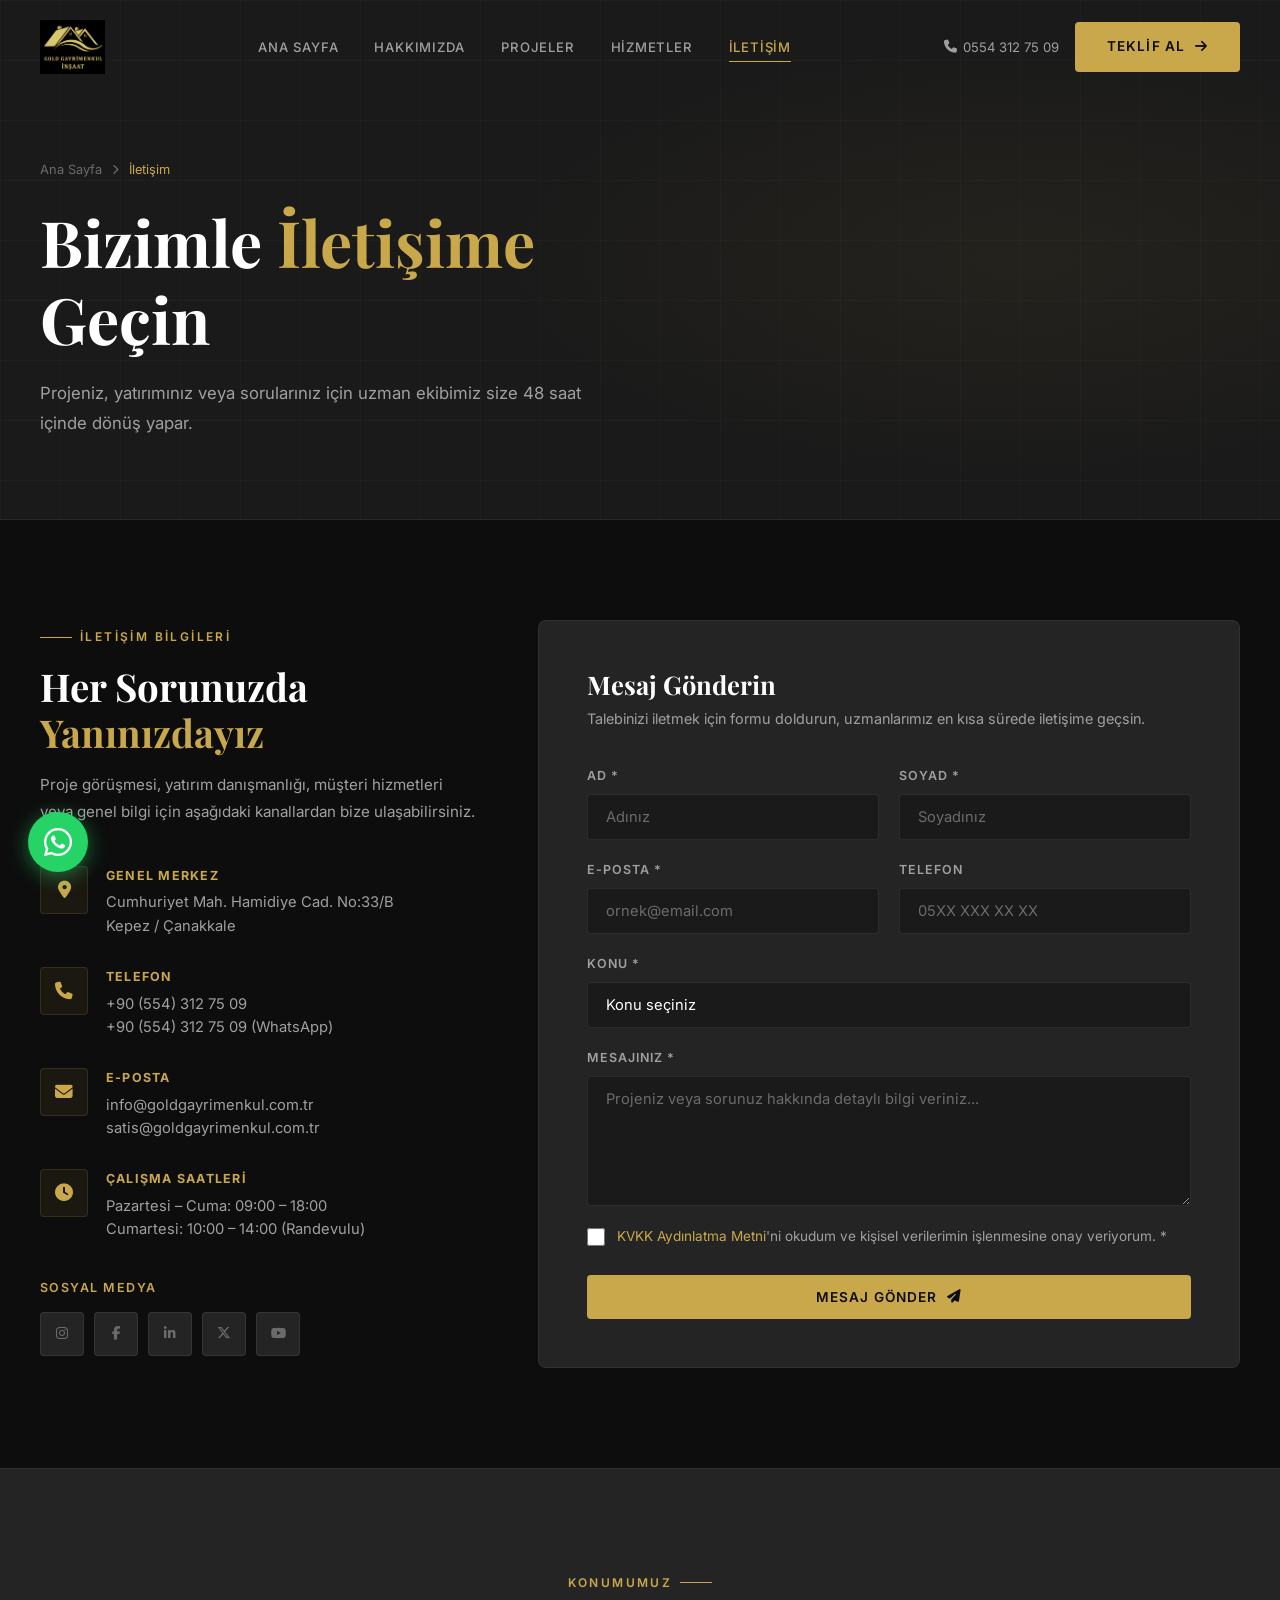
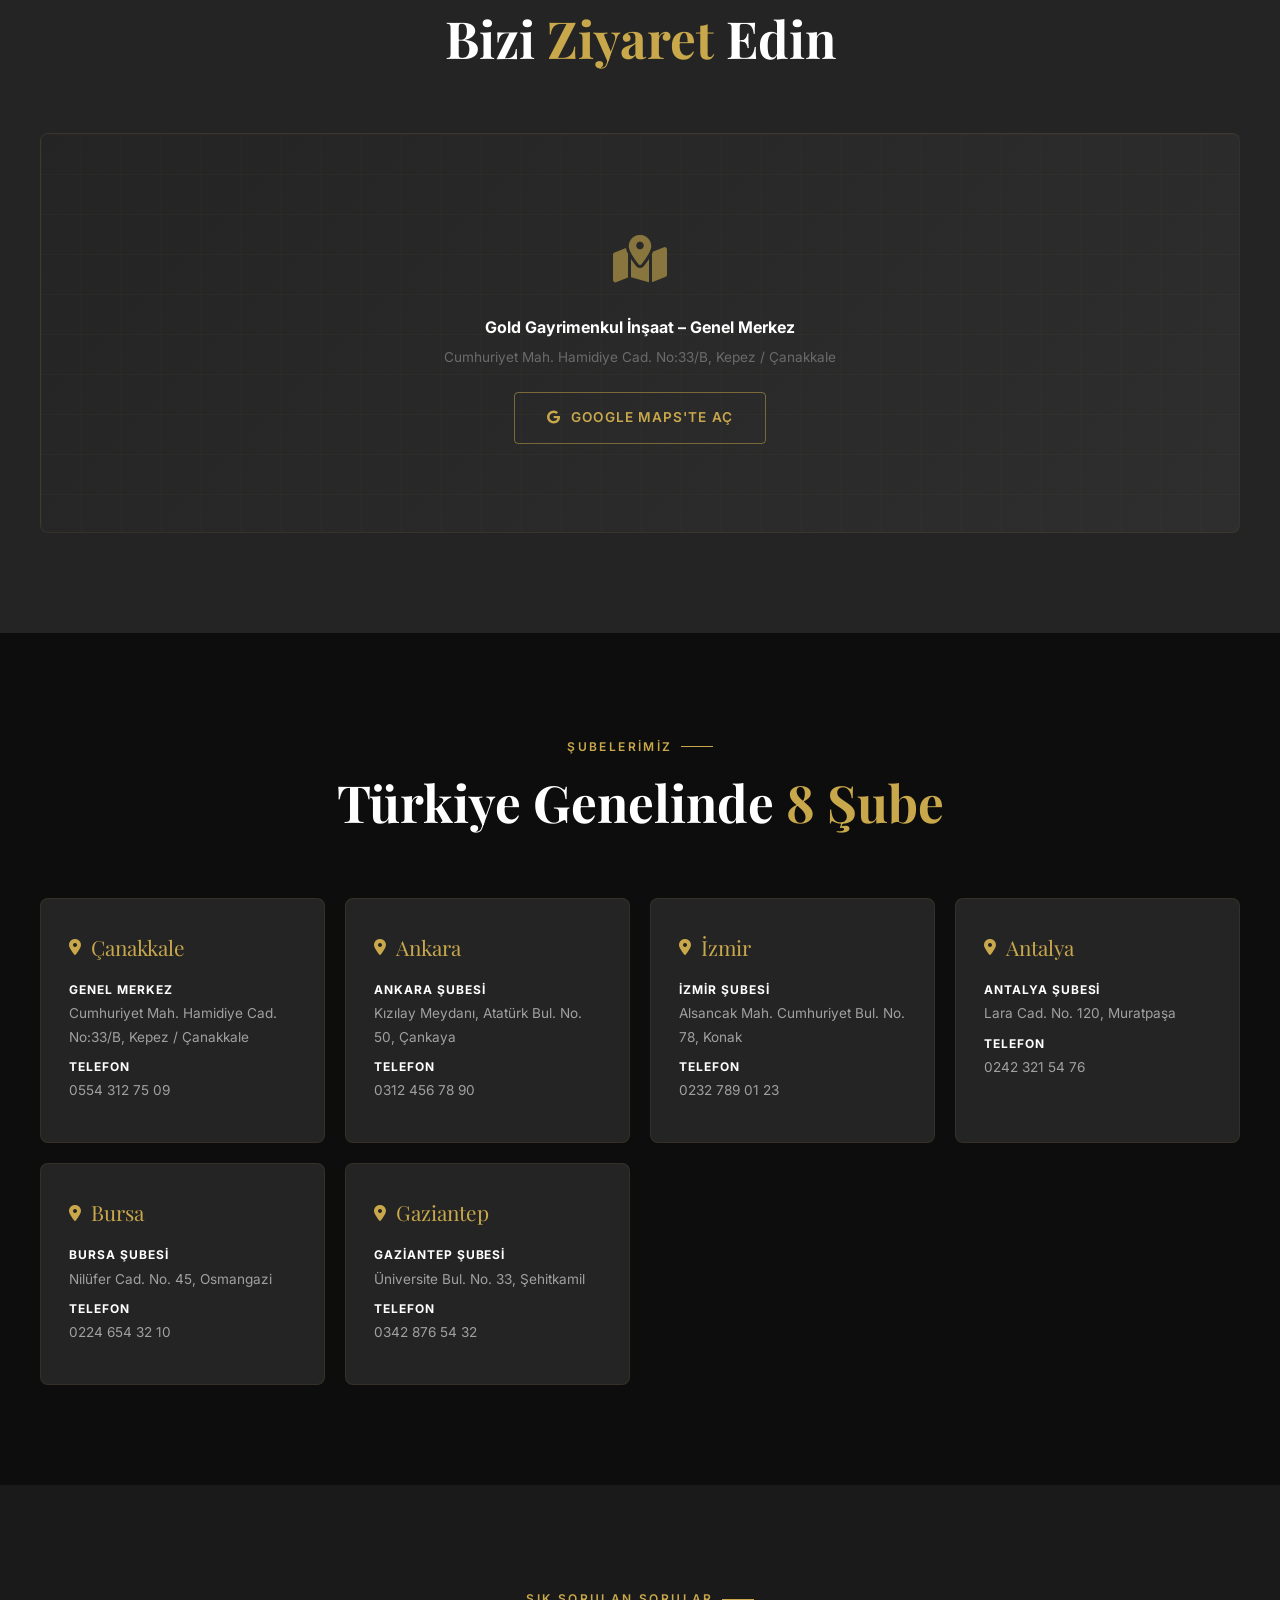
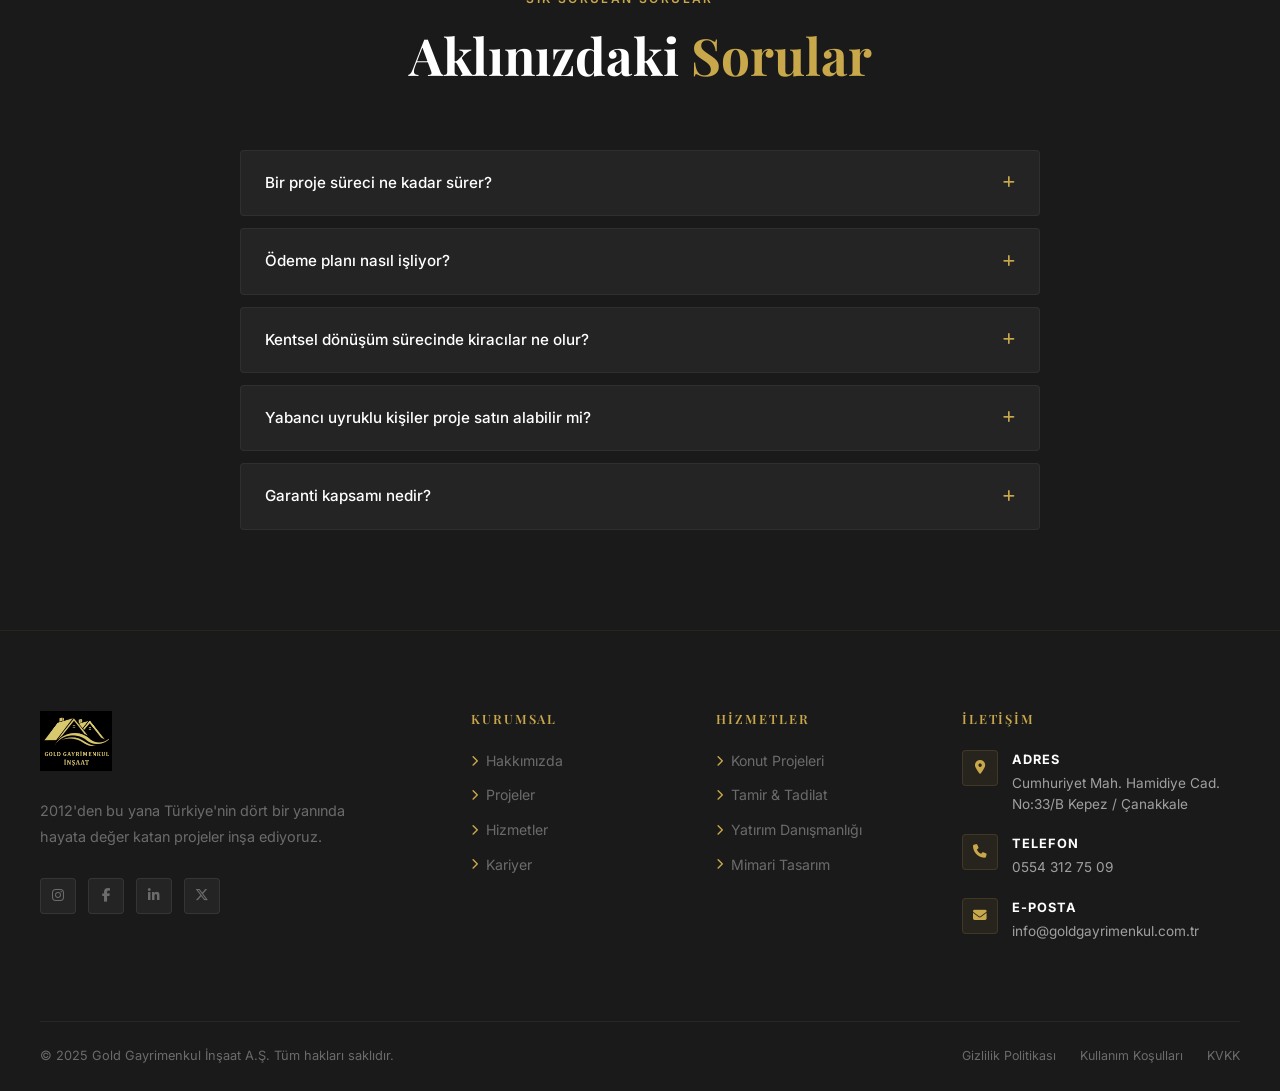
<file: iletisim.html>
<!DOCTYPE html>
<html lang="tr">
<head>
  <meta charset="UTF-8" />
  <meta name="viewport" content="width=device-width, initial-scale=1.0" />
  <meta name="description" content="Gold Gayrimenkul İnşaat ile iletişime geçin. Çanakkale Kepez merkez ofisimize ulaşın veya online form ile mesaj gönderin. Tel: 0554 312 75 09" />
  <meta name="keywords" content="gold gayrimenkul iletişim, çanakkale inşaat iletişim, kepez ofis, inşaat firması telefon" />
  <meta name="author" content="Gold Gayrimenkul İnşaat" />
  <meta name="robots" content="index, follow" />
  <link rel="canonical" href="https://goldgayrimenkulinsaat.com.tr/iletisim.html" />
  <meta property="og:type" content="website" />
  <meta property="og:site_name" content="Gold Gayrimenkul İnşaat" />
  <meta property="og:title" content="İletişim | Gold Gayrimenkul İnşaat" />
  <meta property="og:description" content="Çanakkale Kepez merkez ofisimize ulaşın veya online form ile mesaj gönderin. Tel: 0554 312 75 09" />
  <meta property="og:url" content="https://goldgayrimenkulinsaat.com.tr/iletisim.html" />
  <meta property="og:image" content="https://goldgayrimenkulinsaat.com.tr/logo.png" />
  <meta property="og:locale" content="tr_TR" />
  <meta name="twitter:card" content="summary" />
  <meta name="twitter:title" content="İletişim | Gold Gayrimenkul İnşaat" />
  <meta name="twitter:description" content="Çanakkale Kepez'deki ofisimize ulaşın veya form doldurun." />
  <title>İletişim | Gold Gayrimenkul İnşaat – Çanakkale Kepez</title>
  <link rel="preconnect" href="https://fonts.googleapis.com" />
  <link rel="preconnect" href="https://fonts.gstatic.com" crossorigin />
  <link href="https://fonts.googleapis.com/css2?family=Playfair+Display:wght@400;600;700;900&family=Inter:wght@300;400;500;600;700&display=swap" rel="stylesheet" />
  <link rel="stylesheet" href="css/style.css" />
  <link rel="stylesheet" href="https://cdnjs.cloudflare.com/ajax/libs/font-awesome/6.5.0/css/all.min.css" />
  <style>
    .success-msg {
      display: none;
      background: rgba(76,201,119,0.1);
      border: 1px solid rgba(76,201,119,0.3);
      border-radius: var(--radius);
      padding: 16px 20px;
      color: #4CC977;
      font-size: .9rem;
      margin-top: 16px;
      align-items: center;
      gap: 10px;
    }
    .success-msg.show { display: flex; }
    .offices-grid {
      display: grid;
      grid-template-columns: repeat(auto-fit, minmax(240px, 1fr));
      gap: 20px;
      margin-top: 48px;
    }
    .office-card {
      background: var(--dark-3);
      border: 1px solid rgba(201,168,76,0.1);
      border-radius: var(--radius-lg);
      padding: 32px 28px;
      transition: var(--transition);
    }
    .office-card:hover {
      border-color: rgba(201,168,76,0.3);
      transform: translateY(-4px);
    }
    .office-city {
      font-family: var(--font-heading);
      font-size: 1.3rem;
      color: var(--gold);
      margin-bottom: 16px;
      display: flex;
      align-items: center;
      gap: 10px;
    }
    .office-city i { font-size: 1rem; }
    .office-card p {
      font-size: .85rem;
      color: var(--gray-light);
      line-height: 1.7;
      margin-bottom: 8px;
    }
    .office-card p strong {
      color: var(--white);
      font-size: .75rem;
      text-transform: uppercase;
      letter-spacing: .08em;
      display: block;
      margin-bottom: 2px;
    }
    .faq-list {
      display: flex;
      flex-direction: column;
      gap: 12px;
    }
    .faq-item {
      background: var(--dark-3);
      border: 1px solid rgba(255,255,255,0.05);
      border-radius: var(--radius);
      overflow: hidden;
    }
    .faq-question {
      display: flex;
      align-items: center;
      justify-content: space-between;
      padding: 20px 24px;
      cursor: pointer;
      transition: background 0.3s;
      gap: 16px;
    }
    .faq-question:hover { background: rgba(201,168,76,0.04); }
    .faq-question span {
      font-size: .95rem;
      font-weight: 500;
      color: var(--white);
    }
    .faq-question .faq-icon {
      color: var(--gold);
      transition: transform 0.3s;
      flex-shrink: 0;
      font-size: .85rem;
    }
    .faq-item.open .faq-icon { transform: rotate(45deg); }
    .faq-answer {
      display: none;
      padding: 0 24px 20px;
      font-size: .88rem;
      color: var(--gray-light);
      line-height: 1.8;
    }
    .faq-item.open .faq-answer { display: block; }
    .faq-item.open {
      border-color: rgba(201,168,76,0.2);
    }
  </style>
</head>
<body>

<!-- ══ NAVBAR ══ -->
<nav id="navbar">
  <div class="container">
    <div class="nav-inner">
      <a href="index.html" class="nav-logo">
        <img src="logo.png" alt="Gold Gayrimenkul İnşaat" style="height:54px;width:auto;display:block;" />
      </a>
      <div class="nav-links">
        <a href="index.html">Ana Sayfa</a>
        <a href="hakkimizda.html">Hakkımızda</a>
        <a href="projeler.html">Projeler</a>
        <a href="hizmetler.html">Hizmetler</a>
        <a href="iletisim.html" class="active">İletişim</a>
      </div>
      <div class="nav-cta">
        <a href="tel:+905543127509" class="nav-tel">
          <i class="fa-solid fa-phone"></i> 0554 312 75 09
        </a>
        <a href="#contactForm" class="btn btn-primary">Teklif Al <i class="fa-solid fa-arrow-right"></i></a>
      </div>
      <button class="nav-hamburger" id="hamburger" aria-label="Menü">
        <span></span><span></span><span></span>
      </button>
    </div>
  </div>
</nav>

<div class="nav-mobile" id="mobileNav">
  <a href="index.html" onclick="closeMenu()">Ana Sayfa</a>
  <a href="hakkimizda.html" onclick="closeMenu()">Hakkımızda</a>
  <a href="projeler.html" onclick="closeMenu()">Projeler</a>
  <a href="hizmetler.html" onclick="closeMenu()">Hizmetler</a>
  <a href="iletisim.html" onclick="closeMenu()">İletişim</a>
</div>

<!-- ══ PAGE HERO ══ -->
<section class="page-hero">
  <div class="page-hero-grid"></div>
  <div class="container">
    <div class="page-hero-content">
      <div class="breadcrumb">
        <a href="index.html">Ana Sayfa</a>
        <i class="fa-solid fa-chevron-right" style="font-size:.65rem"></i>
        <span>İletişim</span>
      </div>
      <h1>Bizimle <span>İletişime</span><br/>Geçin</h1>
      <p>Projeniz, yatırımınız veya sorularınız için uzman ekibimiz size 48 saat içinde dönüş yapar.</p>
    </div>
  </div>
</section>

<!-- ══ İLETİŞİM FORMU ══ -->
<section id="contactForm">
  <div class="container">
    <div class="contact-grid">
      <!-- Sol: Bilgiler -->
      <div>
        <div class="section-badge reveal">İletişim Bilgileri</div>
        <h2 class="reveal" style="font-size:clamp(1.6rem,3vw,2.4rem);margin-bottom:16px">Her Sorunuzda<br/><span style="color:var(--gold)">Yanınızdayız</span></h2>
        <p class="reveal" style="font-size:.95rem;color:var(--gray-light);line-height:1.8">Proje görüşmesi, yatırım danışmanlığı, müşteri hizmetleri veya genel bilgi için aşağıdaki kanallardan bize ulaşabilirsiniz.</p>

        <div class="contact-info-items">
          <div class="contact-info-item reveal reveal-delay-1">
            <div class="contact-info-icon"><i class="fa-solid fa-location-dot"></i></div>
            <div>
              <strong>Genel Merkez</strong>
              <p>Cumhuriyet Mah. Hamidiye Cad. No:33/B<br/>Kepez / Çanakkale</p>
            </div>
          </div>
          <div class="contact-info-item reveal reveal-delay-2">
            <div class="contact-info-icon"><i class="fa-solid fa-phone"></i></div>
            <div>
              <strong>Telefon</strong>
              <p><a href="tel:+905543127509" style="color:var(--gray-light);transition:color .3s" onmouseover="this.style.color='var(--gold)'" onmouseout="this.style.color='var(--gray-light)'">+90 (554) 312 75 09</a><br/>
              <a href="tel:+905543127509" style="color:var(--gray-light);transition:color .3s" onmouseover="this.style.color='var(--gold)'" onmouseout="this.style.color='var(--gray-light)'">+90 (554) 312 75 09 (WhatsApp)</a></p>
            </div>
          </div>
          <div class="contact-info-item reveal reveal-delay-3">
            <div class="contact-info-icon"><i class="fa-solid fa-envelope"></i></div>
            <div>
              <strong>E-Posta</strong>
              <p><a href="mailto:info@goldgayrimenkul.com.tr" style="color:var(--gray-light);transition:color .3s" onmouseover="this.style.color='var(--gold)'" onmouseout="this.style.color='var(--gray-light)'">info@goldgayrimenkul.com.tr</a><br/>
              <a href="mailto:satis@goldgayrimenkul.com.tr" style="color:var(--gray-light);transition:color .3s" onmouseover="this.style.color='var(--gold)'" onmouseout="this.style.color='var(--gray-light)'">satis@goldgayrimenkul.com.tr</a></p>
            </div>
          </div>
          <div class="contact-info-item reveal reveal-delay-4">
            <div class="contact-info-icon"><i class="fa-solid fa-clock"></i></div>
            <div>
              <strong>Çalışma Saatleri</strong>
              <p>Pazartesi – Cuma: 09:00 – 18:00<br/>Cumartesi: 10:00 – 14:00 (Randevulu)</p>
            </div>
          </div>
        </div>

        <div style="margin-top:36px;" class="reveal">
          <p style="font-size:.78rem;font-weight:600;letter-spacing:.12em;text-transform:uppercase;color:var(--gold);margin-bottom:14px">Sosyal Medya</p>
          <div style="display:flex;gap:10px">
            <a href="#" class="social-btn" style="width:44px;height:44px"><i class="fa-brands fa-instagram"></i></a>
            <a href="#" class="social-btn" style="width:44px;height:44px"><i class="fa-brands fa-facebook-f"></i></a>
            <a href="#" class="social-btn" style="width:44px;height:44px"><i class="fa-brands fa-linkedin-in"></i></a>
            <a href="#" class="social-btn" style="width:44px;height:44px"><i class="fa-brands fa-x-twitter"></i></a>
            <a href="#" class="social-btn" style="width:44px;height:44px"><i class="fa-brands fa-youtube"></i></a>
          </div>
        </div>
      </div>

      <!-- Sağ: Form -->
      <div class="contact-form-wrap reveal reveal-delay-2">
        <h3>Mesaj Gönderin</h3>
        <p>Talebinizi iletmek için formu doldurun, uzmanlarımız en kısa sürede iletişime geçsin.</p>
        <form id="mainContactForm" action="https://formsubmit.co/talha_kucukkartal@outlook.com" method="POST" novalidate>
          <input type="hidden" name="_subject" value="Gold Gayrimenkul – Yeni İletişim Talebi" />
          <input type="hidden" name="_captcha" value="false" />
          <input type="hidden" name="_template" value="table" />
          <input type="hidden" name="_next" value="https://goldgayrimenkulinsaat.com.tr/tesekkurler.html" />
          <div class="form-row">
            <div class="form-group">
              <label for="firstName">Ad *</label>
              <input type="text" id="firstName" name="Ad" placeholder="Adınız" required />
            </div>
            <div class="form-group">
              <label for="lastName">Soyad *</label>
              <input type="text" id="lastName" name="Soyad" placeholder="Soyadınız" required />
            </div>
          </div>
          <div class="form-row">
            <div class="form-group">
              <label for="email">E-Posta *</label>
              <input type="email" id="email" name="E-Posta" placeholder="ornek@email.com" required />
            </div>
            <div class="form-group">
              <label for="phone">Telefon</label>
              <input type="tel" id="phone" name="Telefon" placeholder="05XX XXX XX XX" />
            </div>
          </div>
          <div class="form-group">
            <label for="subject">Konu *</label>
            <select id="subject" name="Konu" required>
              <option value="" disabled selected>Konu seçiniz</option>
              <option value="Konut Projesi Hakkında">Konut Projesi Hakkında</option>
              <option value="Tamir &amp; Tadilat">Tamir &amp; Tadilat</option>
              <option value="Yatırım Danışmanlığı">Yatırım Danışmanlığı</option>
              <option value="Proje Teklifi">Proje Teklifi</option>
              <option value="Satış &amp; Kiralama">Satış &amp; Kiralama</option>
              <option value="Satış Sonrası Destek">Satış Sonrası Destek</option>
              <option value="Diğer">Diğer</option>
            </select>
          </div>
          <div class="form-group">
            <label for="message">Mesajınız *</label>
            <textarea id="message" name="Mesaj" placeholder="Projeniz veya sorunuz hakkında detaylı bilgi veriniz..." required></textarea>
          </div>
          <div class="form-check">
            <input type="checkbox" id="kvkk" name="kvkk" required />
            <label for="kvkk">
              <a href="#" style="color:var(--gold)">KVKK Aydınlatma Metni</a>'ni okudum ve kişisel verilerimin işlenmesine onay veriyorum. *
            </label>
          </div>
          <button type="submit" class="btn btn-primary" style="width:100%;justify-content:center">
            Mesaj Gönder
            <i class="fa-solid fa-paper-plane"></i>
          </button>
        </form>
      </div>
    </div>
  </div>
</section>

<!-- ══ HARİTA ══ -->
<section class="map-section">
  <div class="container">
    <div class="section-header centered reveal">
      <div class="section-badge">Konumumuz</div>
      <h2 class="section-title">Bizi <span>Ziyaret</span> Edin</h2>
    </div>
    <div class="map-placeholder reveal">
      <div class="map-icon"><i class="fa-solid fa-map-location-dot"></i></div>
      <div class="map-text">
        <strong>Gold Gayrimenkul İnşaat – Genel Merkez</strong>
        <span>Cumhuriyet Mah. Hamidiye Cad. No:33/B, Kepez / Çanakkale</span>
      </div>
      <a href="https://maps.google.com" target="_blank" rel="noopener noreferrer" class="btn btn-outline" style="position:relative;margin-top:8px">
        <i class="fa-brands fa-google"></i>
        Google Maps'te Aç
      </a>
    </div>
  </div>
</section>

<!-- ══ ŞUBELER ══ -->
<section>
  <div class="container">
    <div class="section-header centered reveal">
      <div class="section-badge">Şubelerimiz</div>
      <h2 class="section-title">Türkiye Genelinde <span>8 Şube</span></h2>
    </div>
    <div class="offices-grid">
      <div class="office-card reveal reveal-delay-1">
        <div class="office-city"><i class="fa-solid fa-location-dot"></i> Çanakkale</div>
        <p><strong>Genel Merkez</strong>Cumhuriyet Mah. Hamidiye Cad. No:33/B, Kepez / Çanakkale</p>
        <p><strong>Telefon</strong>0554 312 75 09</p>
      </div>
      <div class="office-card reveal reveal-delay-2">
        <div class="office-city"><i class="fa-solid fa-location-dot"></i> Ankara</div>
        <p><strong>Ankara Şubesi</strong>Kızılay Meydanı, Atatürk Bul. No. 50, Çankaya</p>
        <p><strong>Telefon</strong>0312 456 78 90</p>
      </div>
      <div class="office-card reveal reveal-delay-3">
        <div class="office-city"><i class="fa-solid fa-location-dot"></i> İzmir</div>
        <p><strong>İzmir Şubesi</strong>Alsancak Mah. Cumhuriyet Bul. No. 78, Konak</p>
        <p><strong>Telefon</strong>0232 789 01 23</p>
      </div>
      <div class="office-card reveal reveal-delay-4">
        <div class="office-city"><i class="fa-solid fa-location-dot"></i> Antalya</div>
        <p><strong>Antalya Şubesi</strong>Lara Cad. No. 120, Muratpaşa</p>
        <p><strong>Telefon</strong>0242 321 54 76</p>
      </div>
      <div class="office-card reveal reveal-delay-1">
        <div class="office-city"><i class="fa-solid fa-location-dot"></i> Bursa</div>
        <p><strong>Bursa Şubesi</strong>Nilüfer Cad. No. 45, Osmangazi</p>
        <p><strong>Telefon</strong>0224 654 32 10</p>
      </div>
      <div class="office-card reveal reveal-delay-2">
        <div class="office-city"><i class="fa-solid fa-location-dot"></i> Gaziantep</div>
        <p><strong>Gaziantep Şubesi</strong>Üniversite Bul. No. 33, Şehitkamil</p>
        <p><strong>Telefon</strong>0342 876 54 32</p>
      </div>
    </div>
  </div>
</section>

<!-- ══ SSS ══ -->
<section style="background:var(--dark-2)">
  <div class="container">
    <div class="section-header centered reveal">
      <div class="section-badge">Sık Sorulan Sorular</div>
      <h2 class="section-title">Aklınızdaki <span>Sorular</span></h2>
    </div>
    <div style="max-width:800px;margin:0 auto">
      <div class="faq-list">
        <div class="faq-item reveal reveal-delay-1">
          <div class="faq-question">
            <span>Bir proje süreci ne kadar sürer?</span>
            <i class="fa-solid fa-plus faq-icon"></i>
          </div>
          <div class="faq-answer">
            Proje türüne ve büyüklüğüne göre değişmekle birlikte konut projeleri genellikle 18-36 ay, ticari projeler 24-48 ay sürmektedir. Keşif toplantısında size projeye özel detaylı bir zaman çizelgesi sunuyoruz.
          </div>
        </div>
        <div class="faq-item reveal reveal-delay-2">
          <div class="faq-question">
            <span>Ödeme planı nasıl işliyor?</span>
            <i class="fa-solid fa-plus faq-icon"></i>
          </div>
          <div class="faq-answer">
            Konut projelerinde %20 peşinat ve inşaat süresince hakediş bazlı taksit sistemi uyguluyoruz. Bankalar aracılığıyla düşük faizli mortgage çözümleri de sunmaktayız. Yatırım amaçlı alımlarda özel ödeme planları oluşturulabilir.
          </div>
        </div>
        <div class="faq-item reveal reveal-delay-3">
          <div class="faq-question">
            <span>Kentsel dönüşüm sürecinde kiracılar ne olur?</span>
            <i class="fa-solid fa-plus faq-icon"></i>
          </div>
          <div class="faq-answer">
            Kentsel dönüşüm projelerinde tüm hak sahiplerine geçici konut veya kira yardımı sağlıyoruz. Hukuki süreçleri yönetiyor, her kat malikine kişisel danışmanlık hizmeti veriyoruz. Proje tamamlandığında yeni konutları teslim ediyoruz.
          </div>
        </div>
        <div class="faq-item reveal reveal-delay-4">
          <div class="faq-question">
            <span>Yabancı uyruklu kişiler proje satın alabilir mi?</span>
            <i class="fa-solid fa-plus faq-icon"></i>
          </div>
          <div class="faq-answer">
            Evet, Türkiye'de yabancı uyruklu kişiler gayrimenkul satın alabilir. Bünyemizdeki uzman ekip yasal süreçler, tapu işlemleri ve vatandaşlık başvuruları (500.000 USD ve üzeri yatırımlarda) konusunda tam destek sunmaktadır.
          </div>
        </div>
        <div class="faq-item reveal reveal-delay-1">
          <div class="faq-question">
            <span>Garanti kapsamı nedir?</span>
            <i class="fa-solid fa-plus faq-icon"></i>
          </div>
          <div class="faq-answer">
            Tüm projelerimiz için teslim tarihinden itibaren 5 yıl kapsamlı yapı garantisi sunuyoruz. Bu garanti; yapısal kusurlar, su yalıtımı, çatı sızıntıları ve ortak alan altyapısını kapsar. Satış sonrası destek hattımız 7/24 hizmetinizdedir.
          </div>
        </div>
      </div>
    </div>
  </div>
</section>

<!-- ══ FOOTER ══ -->
<footer>
  <div class="container">
    <div class="footer-grid">
      <div class="footer-brand">
        <a href="index.html" class="nav-logo" style="display:inline-flex;">
          <img src="logo.png" alt="Gold Gayrimenkul İnşaat" style="height:60px;width:auto;display:block;" />
        </a>
        <p>2012'den bu yana Türkiye'nin dört bir yanında hayata değer katan projeler inşa ediyoruz.</p>
        <div class="footer-socials">
          <a href="#" class="social-btn"><i class="fa-brands fa-instagram"></i></a>
          <a href="#" class="social-btn"><i class="fa-brands fa-facebook-f"></i></a>
          <a href="#" class="social-btn"><i class="fa-brands fa-linkedin-in"></i></a>
          <a href="#" class="social-btn"><i class="fa-brands fa-x-twitter"></i></a>
        </div>
      </div>
      <div class="footer-col">
        <h4>Kurumsal</h4>
        <ul>
          <li><a href="hakkimizda.html"><i class="fa-solid fa-chevron-right" style="font-size:.7rem;color:var(--gold)"></i> Hakkımızda</a></li>
          <li><a href="projeler.html"><i class="fa-solid fa-chevron-right" style="font-size:.7rem;color:var(--gold)"></i> Projeler</a></li>
          <li><a href="hizmetler.html"><i class="fa-solid fa-chevron-right" style="font-size:.7rem;color:var(--gold)"></i> Hizmetler</a></li>
          <li><a href="#"><i class="fa-solid fa-chevron-right" style="font-size:.7rem;color:var(--gold)"></i> Kariyer</a></li>
        </ul>
      </div>
      <div class="footer-col">
        <h4>Hizmetler</h4>
        <ul>
          <li><a href="hizmetler.html"><i class="fa-solid fa-chevron-right" style="font-size:.7rem;color:var(--gold)"></i> Konut Projeleri</a></li>
          <li><a href="hizmetler.html"><i class="fa-solid fa-chevron-right" style="font-size:.7rem;color:var(--gold)"></i> Tamir &amp; Tadilat</a></li>
          <li><a href="hizmetler.html"><i class="fa-solid fa-chevron-right" style="font-size:.7rem;color:var(--gold)"></i> Yatırım Danışmanlığı</a></li>
          <li><a href="hizmetler.html"><i class="fa-solid fa-chevron-right" style="font-size:.7rem;color:var(--gold)"></i> Mimari Tasarım</a></li>
        </ul>
      </div>
      <div class="footer-col">
        <h4>İletişim</h4>
        <div class="footer-contact-item">
          <div class="contact-icon"><i class="fa-solid fa-location-dot"></i></div>
          <p><strong>Adres</strong>Cumhuriyet Mah. Hamidiye Cad. No:33/B Kepez / Çanakkale</p>
        </div>
        <div class="footer-contact-item">
          <div class="contact-icon"><i class="fa-solid fa-phone"></i></div>
          <p><strong>Telefon</strong><a href="tel:+905543127509" style="color:var(--gray-light)">0554 312 75 09</a></p>
        </div>
        <div class="footer-contact-item">
          <div class="contact-icon"><i class="fa-solid fa-envelope"></i></div>
          <p><strong>E-Posta</strong><a href="mailto:info@goldgayrimenkul.com.tr" style="color:var(--gray-light)">info@goldgayrimenkul.com.tr</a></p>
        </div>
      </div>
    </div>
    <div class="footer-bottom">
      <p>© 2025 Gold Gayrimenkul İnşaat A.Ş. Tüm hakları saklıdır.</p>
      <div class="footer-bottom-links">
        <a href="#">Gizlilik Politikası</a>
        <a href="#">Kullanım Koşulları</a>
        <a href="#">KVKK</a>
      </div>
    </div>
  </div>
</footer>

<button id="backToTop" aria-label="Yukarı çık"><i class="fa-solid fa-chevron-up"></i></button>

<script src="js/main.js"></script>
<script>
  // FAQ accordion
  document.querySelectorAll('.faq-question').forEach(q => {
    q.addEventListener('click', function () {
      const item = this.closest('.faq-item');
      const isOpen = item.classList.contains('open');
      document.querySelectorAll('.faq-item').forEach(i => i.classList.remove('open'));
      if (!isOpen) item.classList.add('open');
    });
  });

</script>

<a href="https://wa.me/905543127509" target="_blank" rel="noopener" aria-label="WhatsApp" style="position:fixed;bottom:28px;left:28px;width:60px;height:60px;background:#25D366;border-radius:50%;display:flex;align-items:center;justify-content:center;font-size:2rem;color:#fff;text-decoration:none;box-shadow:0 4px 20px rgba(37,211,102,.5);z-index:9999;"><i class="fa-brands fa-whatsapp"></i></a>
</body>
</html>
</file>
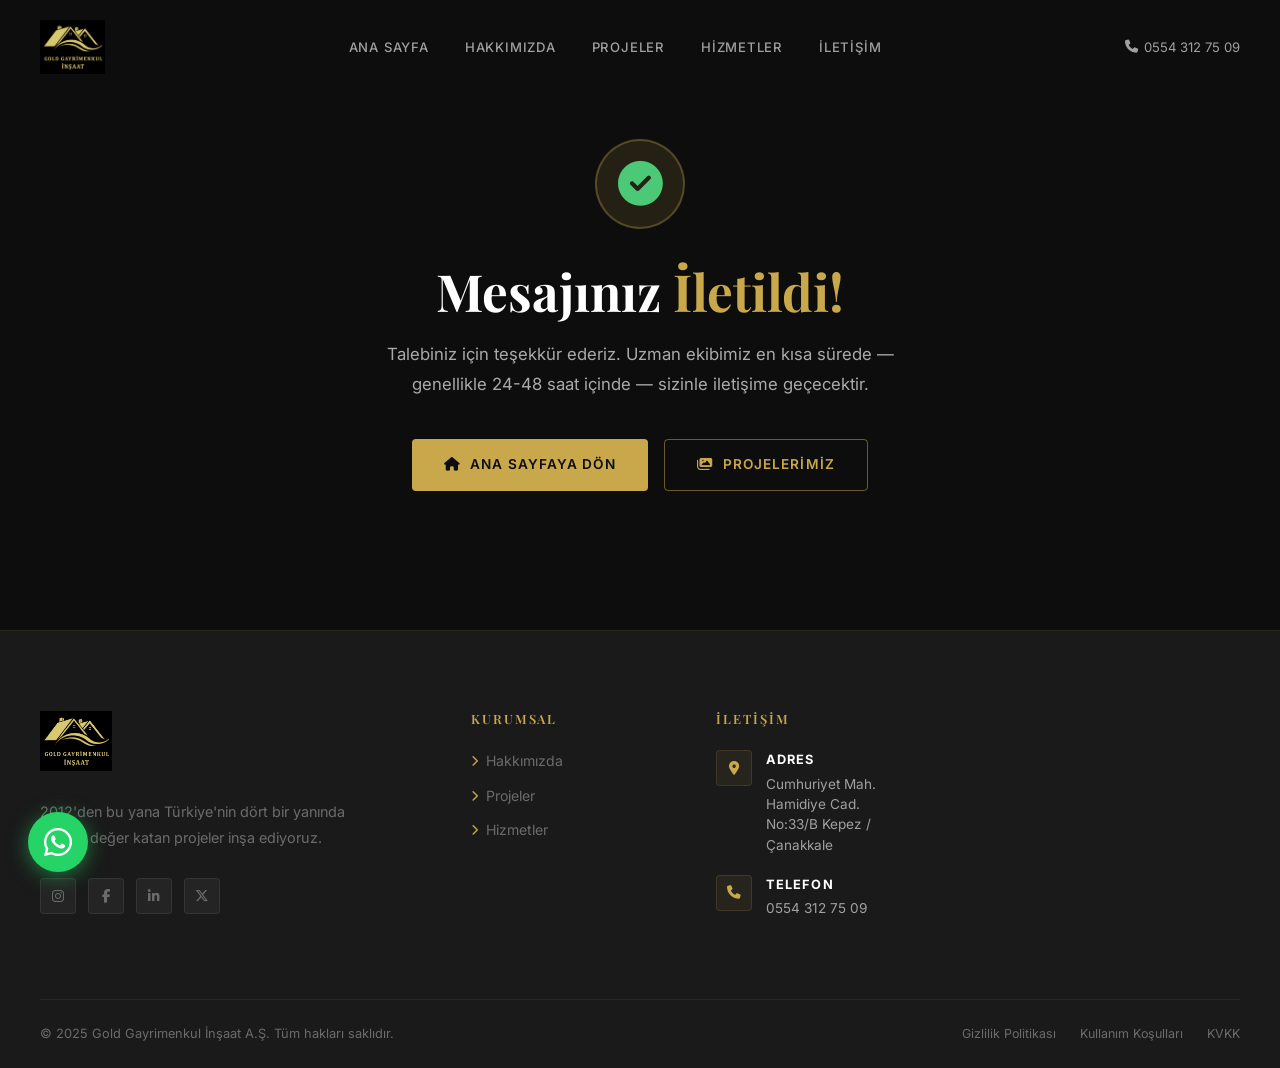
<file: tesekkurler.html>
<!DOCTYPE html>
<html lang="tr">
<head>
  <meta charset="UTF-8" />
  <meta name="viewport" content="width=device-width, initial-scale=1.0" />
  <title>Teşekkürler | Gold Gayrimenkul İnşaat</title>
  <link rel="preconnect" href="https://fonts.googleapis.com" />
  <link rel="preconnect" href="https://fonts.gstatic.com" crossorigin />
  <link href="https://fonts.googleapis.com/css2?family=Playfair+Display:wght@400;600;700;900&family=Inter:wght@300;400;500;600;700&display=swap" rel="stylesheet" />
  <link rel="stylesheet" href="css/style.css" />
  <link rel="stylesheet" href="https://cdnjs.cloudflare.com/ajax/libs/font-awesome/6.5.0/css/all.min.css" />
</head>
<body>

<!-- ══ NAVBAR ══ -->
<nav id="navbar">
  <div class="container">
    <div class="nav-inner">
      <a href="index.html" class="nav-logo">
        <img src="logo.png" alt="Gold Gayrimenkul İnşaat" style="height:54px;width:auto;display:block;" />
      </a>
      <div class="nav-links">
        <a href="index.html">Ana Sayfa</a>
        <a href="hakkimizda.html">Hakkımızda</a>
        <a href="projeler.html">Projeler</a>
        <a href="hizmetler.html">Hizmetler</a>
        <a href="iletisim.html">İletişim</a>
      </div>
      <div class="nav-cta">
        <a href="tel:+905543127509" class="nav-tel">
          <i class="fa-solid fa-phone"></i> 0554 312 75 09
        </a>
      </div>
      <button class="nav-hamburger" id="hamburger" aria-label="Menü">
        <span></span><span></span><span></span>
      </button>
    </div>
  </div>
</nav>

<div class="nav-mobile" id="mobileNav">
  <a href="index.html" onclick="closeMenu()">Ana Sayfa</a>
  <a href="hakkimizda.html" onclick="closeMenu()">Hakkımızda</a>
  <a href="projeler.html" onclick="closeMenu()">Projeler</a>
  <a href="hizmetler.html" onclick="closeMenu()">Hizmetler</a>
  <a href="iletisim.html" onclick="closeMenu()">İletişim</a>
</div>

<!-- ══ THANK YOU CONTENT ══ -->
<section style="min-height:70vh;display:flex;align-items:center;justify-content:center;text-align:center;padding:80px 20px;">
  <div>
    <div style="width:90px;height:90px;background:rgba(201,168,76,0.12);border-radius:50%;display:flex;align-items:center;justify-content:center;margin:0 auto 32px;border:2px solid rgba(201,168,76,0.3);">
      <i class="fa-solid fa-circle-check" style="font-size:2.8rem;color:#4CC977;"></i>
    </div>
    <h1 style="font-family:'Playfair Display',serif;font-size:clamp(2rem,5vw,3.2rem);color:#fff;margin-bottom:16px;">
      Mesajınız <span style="color:#c9a84c;">İletildi!</span>
    </h1>
    <p style="font-size:1.05rem;color:#aaa;max-width:520px;margin:0 auto 40px;line-height:1.8;">
      Talebiniz için teşekkür ederiz. Uzman ekibimiz en kısa sürede — genellikle 24-48 saat içinde — sizinle iletişime geçecektir.
    </p>
    <div style="display:flex;gap:16px;justify-content:center;flex-wrap:wrap;">
      <a href="index.html" class="btn btn-primary">
        <i class="fa-solid fa-house"></i> Ana Sayfaya Dön
      </a>
      <a href="projeler.html" class="btn btn-outline">
        <i class="fa-solid fa-images"></i> Projelerimiz
      </a>
    </div>
  </div>
</section>

<!-- ══ FOOTER ══ -->
<footer>
  <div class="container">
    <div class="footer-grid">
      <div class="footer-brand">
        <a href="index.html" class="nav-logo" style="display:inline-flex;">
          <img src="logo.png" alt="Gold Gayrimenkul İnşaat" style="height:60px;width:auto;display:block;" />
        </a>
        <p>2012'den bu yana Türkiye'nin dört bir yanında hayata değer katan projeler inşa ediyoruz.</p>
        <div class="footer-socials">
          <a href="#" class="social-btn"><i class="fa-brands fa-instagram"></i></a>
          <a href="#" class="social-btn"><i class="fa-brands fa-facebook-f"></i></a>
          <a href="#" class="social-btn"><i class="fa-brands fa-linkedin-in"></i></a>
          <a href="#" class="social-btn"><i class="fa-brands fa-x-twitter"></i></a>
        </div>
      </div>
      <div class="footer-col">
        <h4>Kurumsal</h4>
        <ul>
          <li><a href="hakkimizda.html"><i class="fa-solid fa-chevron-right" style="font-size:.7rem;color:var(--gold)"></i> Hakkımızda</a></li>
          <li><a href="projeler.html"><i class="fa-solid fa-chevron-right" style="font-size:.7rem;color:var(--gold)"></i> Projeler</a></li>
          <li><a href="hizmetler.html"><i class="fa-solid fa-chevron-right" style="font-size:.7rem;color:var(--gold)"></i> Hizmetler</a></li>
        </ul>
      </div>
      <div class="footer-col">
        <h4>İletişim</h4>
        <div class="footer-contact-item">
          <div class="contact-icon"><i class="fa-solid fa-location-dot"></i></div>
          <p><strong>Adres</strong>Cumhuriyet Mah. Hamidiye Cad. No:33/B Kepez / Çanakkale</p>
        </div>
        <div class="footer-contact-item">
          <div class="contact-icon"><i class="fa-solid fa-phone"></i></div>
          <p><strong>Telefon</strong><a href="tel:+905543127509" style="color:var(--gray-light)">0554 312 75 09</a></p>
        </div>
      </div>
    </div>
    <div class="footer-bottom">
      <p>© 2025 Gold Gayrimenkul İnşaat A.Ş. Tüm hakları saklıdır.</p>
      <div class="footer-bottom-links">
        <a href="#">Gizlilik Politikası</a>
        <a href="#">Kullanım Koşulları</a>
        <a href="#">KVKK</a>
      </div>
    </div>
  </div>
</footer>

<button id="backToTop" aria-label="Yukarı çık"><i class="fa-solid fa-chevron-up"></i></button>

<script src="js/main.js"></script>

<a href="https://wa.me/905543127509" target="_blank" rel="noopener" aria-label="WhatsApp" style="position:fixed;bottom:28px;left:28px;width:60px;height:60px;background:#25D366;border-radius:50%;display:flex;align-items:center;justify-content:center;font-size:2rem;color:#fff;text-decoration:none;box-shadow:0 4px 20px rgba(37,211,102,.5);z-index:9999;"><i class="fa-brands fa-whatsapp"></i></a>
</body>
</html>
</file>
<file: css/style.css>
/* ============================================
   GOLD GAYRİMENKUL İNŞAAT - Ana Stil Dosyası
   ============================================ */

:root {
  --gold: #C9A84C;
  --gold-light: #E8C96D;
  --gold-dark: #A07830;
  --dark: #0D0D0D;
  --dark-2: #1A1A1A;
  --dark-3: #242424;
  --dark-4: #2E2E2E;
  --gray: #6B6B6B;
  --gray-light: #A0A0A0;
  --white: #FFFFFF;
  --off-white: #F5F0E8;
  --font-heading: 'Playfair Display', serif;
  --font-body: 'Inter', sans-serif;
  --transition: all 0.35s cubic-bezier(0.25, 0.46, 0.45, 0.94);
  --shadow-sm: 0 2px 12px rgba(0,0,0,0.15);
  --shadow-md: 0 8px 32px rgba(0,0,0,0.25);
  --shadow-lg: 0 20px 60px rgba(0,0,0,0.35);
  --radius: 4px;
  --radius-lg: 8px;
}

/* ── Reset & Base ── */
*, *::before, *::after { box-sizing: border-box; margin: 0; padding: 0; }

html { scroll-behavior: smooth; font-size: 16px; }

body {
  font-family: var(--font-body);
  background: var(--dark);
  color: var(--white);
  line-height: 1.6;
  overflow-x: hidden;
}

img { max-width: 100%; display: block; }
a { text-decoration: none; color: inherit; }
ul { list-style: none; }
button { cursor: pointer; border: none; background: none; font-family: inherit; }

/* ── Typography ── */
h1, h2, h3, h4, h5 {
  font-family: var(--font-heading);
  line-height: 1.2;
  font-weight: 700;
}

.section-badge {
  display: inline-flex;
  align-items: center;
  gap: 8px;
  font-size: 0.75rem;
  font-weight: 600;
  letter-spacing: 0.2em;
  text-transform: uppercase;
  color: var(--gold);
  margin-bottom: 16px;
}

.section-badge::before {
  content: '';
  display: block;
  width: 32px;
  height: 1px;
  background: var(--gold);
}

.section-title {
  font-size: clamp(2rem, 4vw, 3.2rem);
  margin-bottom: 20px;
}

.section-title span {
  color: var(--gold);
}

.section-desc {
  font-size: 1.05rem;
  color: var(--gray-light);
  max-width: 560px;
  line-height: 1.75;
}

/* ── Container ── */
.container {
  width: 100%;
  max-width: 1280px;
  margin: 0 auto;
  padding: 0 40px;
}

/* ── Buttons ── */
.btn {
  display: inline-flex;
  align-items: center;
  gap: 10px;
  padding: 14px 32px;
  font-size: 0.85rem;
  font-weight: 600;
  letter-spacing: 0.08em;
  text-transform: uppercase;
  border-radius: var(--radius);
  transition: var(--transition);
  position: relative;
  overflow: hidden;
}

.btn-primary {
  background: var(--gold);
  color: var(--dark);
}
.btn-primary:hover {
  background: var(--gold-light);
  transform: translateY(-2px);
  box-shadow: 0 8px 24px rgba(201,168,76,0.35);
}

.btn-outline {
  border: 1px solid rgba(201,168,76,0.5);
  color: var(--gold);
}
.btn-outline:hover {
  background: rgba(201,168,76,0.1);
  border-color: var(--gold);
  transform: translateY(-2px);
}

.btn-dark {
  background: var(--dark-3);
  color: var(--white);
  border: 1px solid var(--dark-4);
}
.btn-dark:hover {
  background: var(--dark-4);
  transform: translateY(-2px);
}

.btn svg {
  transition: transform 0.3s ease;
}
.btn:hover svg {
  transform: translateX(4px);
}

/* ── Divider ── */
.gold-divider {
  width: 60px;
  height: 2px;
  background: linear-gradient(90deg, var(--gold), transparent);
  margin: 24px 0;
}

/* ══════════════════════════════════════════
   NAVBAR
══════════════════════════════════════════ */
#navbar {
  position: fixed;
  top: 0;
  left: 0;
  right: 0;
  z-index: 1000;
  padding: 20px 0;
  transition: var(--transition);
}

#navbar.scrolled {
  background: rgba(13,13,13,0.95);
  backdrop-filter: blur(20px);
  padding: 14px 0;
  border-bottom: 1px solid rgba(201,168,76,0.15);
}

.nav-inner {
  display: flex;
  align-items: center;
  justify-content: space-between;
}

.nav-logo {
  display: flex;
  align-items: center;
  gap: 12px;
}

.logo-icon {
  width: 44px;
  height: 44px;
  background: var(--gold);
  display: flex;
  align-items: center;
  justify-content: center;
  border-radius: 2px;
  font-family: var(--font-heading);
  font-size: 1.4rem;
  font-weight: 900;
  color: var(--dark);
  letter-spacing: -1px;
}

.logo-text {
  display: flex;
  flex-direction: column;
  line-height: 1.1;
}

.logo-text strong {
  font-family: var(--font-heading);
  font-size: 1.1rem;
  color: var(--white);
  letter-spacing: 0.02em;
}

.logo-text span {
  font-size: 0.65rem;
  letter-spacing: 0.18em;
  text-transform: uppercase;
  color: var(--gold);
}

.nav-links {
  display: flex;
  align-items: center;
  gap: 36px;
}

.nav-links a {
  font-size: 0.82rem;
  font-weight: 500;
  letter-spacing: 0.06em;
  text-transform: uppercase;
  color: var(--gray-light);
  transition: color 0.3s ease;
  position: relative;
}

.nav-links a::after {
  content: '';
  position: absolute;
  bottom: -4px;
  left: 0;
  width: 0;
  height: 1px;
  background: var(--gold);
  transition: width 0.3s ease;
}

.nav-links a:hover,
.nav-links a.active {
  color: var(--gold);
}

.nav-links a:hover::after,
.nav-links a.active::after {
  width: 100%;
}

.nav-cta {
  display: flex;
  align-items: center;
  gap: 16px;
}

.nav-tel {
  font-size: 0.82rem;
  color: var(--gray-light);
  display: flex;
  align-items: center;
  gap: 6px;
  transition: color 0.3s;
}
.nav-tel:hover { color: var(--gold); }

.nav-hamburger {
  display: none;
  flex-direction: column;
  gap: 5px;
  padding: 4px;
}

.nav-hamburger span {
  display: block;
  width: 24px;
  height: 2px;
  background: var(--white);
  transition: var(--transition);
}

.nav-hamburger.open span:nth-child(1) { transform: translateY(7px) rotate(45deg); }
.nav-hamburger.open span:nth-child(2) { opacity: 0; }
.nav-hamburger.open span:nth-child(3) { transform: translateY(-7px) rotate(-45deg); }

/* Mobile nav */
.nav-mobile {
  display: none;
  position: fixed;
  top: 0;
  left: 0;
  right: 0;
  bottom: 0;
  background: var(--dark-2);
  z-index: 999;
  flex-direction: column;
  align-items: center;
  justify-content: center;
  gap: 40px;
}

.nav-mobile.open { display: flex; }

.nav-mobile a {
  font-family: var(--font-heading);
  font-size: 2rem;
  color: var(--white);
  transition: color 0.3s;
}
.nav-mobile a:hover { color: var(--gold); }

/* ══════════════════════════════════════════
   HERO
══════════════════════════════════════════ */
.hero {
  min-height: 100vh;
  position: relative;
  display: flex;
  align-items: center;
  overflow: hidden;
}

.hero-bg {
  position: absolute;
  inset: 0;
  background: linear-gradient(135deg, #0D0D0D 0%, #1A1209 40%, #0D0D0D 100%);
}

.hero-bg::before {
  content: '';
  position: absolute;
  inset: 0;
  background:
    radial-gradient(ellipse 80% 60% at 70% 50%, rgba(201,168,76,0.08) 0%, transparent 70%),
    radial-gradient(ellipse 40% 40% at 20% 80%, rgba(201,168,76,0.04) 0%, transparent 60%);
}

.hero-grid {
  position: absolute;
  inset: 0;
  background-image:
    linear-gradient(rgba(201,168,76,0.04) 1px, transparent 1px),
    linear-gradient(90deg, rgba(201,168,76,0.04) 1px, transparent 1px);
  background-size: 80px 80px;
  mask-image: radial-gradient(ellipse at center, black 30%, transparent 80%);
}

.hero-content {
  position: relative;
  z-index: 2;
  padding: 120px 0 80px;
}

.hero-eyebrow {
  display: flex;
  align-items: center;
  gap: 12px;
  margin-bottom: 28px;
}

.hero-eyebrow .line {
  width: 48px;
  height: 1px;
  background: var(--gold);
}

.hero-eyebrow span {
  font-size: 0.75rem;
  font-weight: 600;
  letter-spacing: 0.25em;
  text-transform: uppercase;
  color: var(--gold);
}

.hero-title {
  font-size: clamp(2.8rem, 6vw, 5.5rem);
  line-height: 1.05;
  margin-bottom: 28px;
  max-width: 720px;
}

.hero-title .gold { color: var(--gold); }

.hero-subtitle {
  font-size: 1.1rem;
  color: var(--gray-light);
  max-width: 500px;
  line-height: 1.8;
  margin-bottom: 48px;
}

.hero-actions {
  display: flex;
  align-items: center;
  gap: 20px;
  flex-wrap: wrap;
}

.hero-stats {
  display: flex;
  gap: 48px;
  margin-top: 80px;
  padding-top: 48px;
  border-top: 1px solid rgba(255,255,255,0.06);
}

.hero-stat strong {
  display: block;
  font-family: var(--font-heading);
  font-size: 2.4rem;
  color: var(--gold);
  line-height: 1;
}

.hero-stat span {
  font-size: 0.78rem;
  color: var(--gray);
  text-transform: uppercase;
  letter-spacing: 0.12em;
  margin-top: 6px;
  display: block;
}

.hero-visual {
  position: absolute;
  right: 0;
  top: 0;
  bottom: 0;
  width: 45%;
  overflow: hidden;
}

.hero-visual-inner {
  width: 100%;
  height: 100%;
  background: linear-gradient(135deg, #1A1209 0%, #2A1E08 50%, #1A1209 100%);
  position: relative;
}

.hero-building {
  position: absolute;
  inset: 0;
  display: flex;
  align-items: flex-end;
  justify-content: center;
  overflow: hidden;
}

.building-svg {
  width: 85%;
  height: 90%;
  opacity: 0.6;
}

.hero-visual::before {
  content: '';
  position: absolute;
  left: 0;
  top: 0;
  bottom: 0;
  width: 180px;
  background: linear-gradient(90deg, var(--dark), transparent);
  z-index: 2;
}

/* ══════════════════════════════════════════
   SECTIONS COMMON
══════════════════════════════════════════ */
section { padding: 100px 0; }

.section-header {
  margin-bottom: 64px;
}

.section-header.centered {
  text-align: center;
}

.section-header.centered .section-badge {
  justify-content: center;
}

.section-header.centered .section-badge::before {
  display: none;
}

.section-header.centered .section-badge::after {
  content: '';
  display: block;
  width: 32px;
  height: 1px;
  background: var(--gold);
}

.section-header.centered .section-desc {
  margin: 0 auto;
}

/* ══════════════════════════════════════════
   SERVICES (Ana Sayfa özet)
══════════════════════════════════════════ */
.services-grid {
  display: grid;
  grid-template-columns: repeat(auto-fit, minmax(260px, 1fr));
  gap: 2px;
  background: rgba(201,168,76,0.1);
  border: 1px solid rgba(201,168,76,0.1);
}

.service-card {
  background: var(--dark-2);
  padding: 48px 40px;
  transition: var(--transition);
  position: relative;
  overflow: hidden;
}

.service-card::before {
  content: '';
  position: absolute;
  bottom: 0;
  left: 0;
  right: 0;
  height: 2px;
  background: var(--gold);
  transform: scaleX(0);
  transform-origin: left;
  transition: transform 0.4s ease;
}

.service-card:hover {
  background: var(--dark-3);
  transform: translateY(-4px);
}

.service-card:hover::before {
  transform: scaleX(1);
}

.service-icon {
  width: 56px;
  height: 56px;
  background: rgba(201,168,76,0.1);
  border: 1px solid rgba(201,168,76,0.2);
  border-radius: var(--radius);
  display: flex;
  align-items: center;
  justify-content: center;
  margin-bottom: 28px;
  color: var(--gold);
  font-size: 1.5rem;
  transition: var(--transition);
}

.service-card:hover .service-icon {
  background: var(--gold);
  color: var(--dark);
  border-color: var(--gold);
}

.service-card h3 {
  font-size: 1.25rem;
  margin-bottom: 12px;
  color: var(--white);
}

.service-card p {
  font-size: 0.9rem;
  color: var(--gray-light);
  line-height: 1.7;
}

/* ══════════════════════════════════════════
   PROJECTS GRID
══════════════════════════════════════════ */
.projects-grid {
  display: grid;
  grid-template-columns: repeat(12, 1fr);
  gap: 20px;
}

.project-card {
  position: relative;
  overflow: hidden;
  border-radius: var(--radius);
  background: var(--dark-3);
  cursor: pointer;
}

.project-card:nth-child(1) { grid-column: span 8; }
.project-card:nth-child(2) { grid-column: span 4; }
.project-card:nth-child(3) { grid-column: span 4; }
.project-card:nth-child(4) { grid-column: span 4; }
.project-card:nth-child(5) { grid-column: span 4; }
.project-card:nth-child(6) { grid-column: span 6; }
.project-card:nth-child(7) { grid-column: span 6; }

.project-thumb {
  width: 100%;
  aspect-ratio: 16/10;
  overflow: hidden;
  position: relative;
}

.project-card:nth-child(1) .project-thumb { aspect-ratio: 16/9; }

.project-thumb-bg {
  width: 100%;
  height: 100%;
  transition: transform 0.6s ease;
  position: relative;
}

.project-card:hover .project-thumb-bg {
  transform: scale(1.05);
}

.project-overlay {
  position: absolute;
  inset: 0;
  background: linear-gradient(to top, rgba(13,13,13,0.95) 0%, rgba(13,13,13,0.3) 60%, transparent 100%);
  z-index: 2;
  display: flex;
  flex-direction: column;
  justify-content: flex-end;
  padding: 28px;
  transition: var(--transition);
}

.project-tag {
  font-size: 0.68rem;
  font-weight: 600;
  letter-spacing: 0.18em;
  text-transform: uppercase;
  color: var(--gold);
  margin-bottom: 8px;
}

.project-name {
  font-family: var(--font-heading);
  font-size: 1.3rem;
  color: var(--white);
  margin-bottom: 6px;
}

.project-card:nth-child(1) .project-name { font-size: 1.9rem; }

.project-loc {
  font-size: 0.8rem;
  color: var(--gray-light);
  display: flex;
  align-items: center;
  gap: 6px;
}

.project-arrow {
  position: absolute;
  top: 24px;
  right: 24px;
  width: 40px;
  height: 40px;
  background: var(--gold);
  border-radius: 50%;
  display: flex;
  align-items: center;
  justify-content: center;
  color: var(--dark);
  opacity: 0;
  transform: translateY(-8px);
  transition: var(--transition);
  z-index: 3;
}

.project-card:hover .project-arrow {
  opacity: 1;
  transform: translateY(0);
}

/* ══════════════════════════════════════════
   STATS BAND
══════════════════════════════════════════ */
.stats-band {
  background: var(--gold);
  padding: 60px 0;
}

.stats-band-grid {
  display: grid;
  grid-template-columns: repeat(4, 1fr);
  gap: 0;
}

.stat-item {
  text-align: center;
  padding: 20px;
  border-right: 1px solid rgba(13,13,13,0.15);
}

.stat-item:last-child { border-right: none; }

.stat-number {
  font-family: var(--font-heading);
  font-size: 3.2rem;
  font-weight: 700;
  color: var(--dark);
  line-height: 1;
  display: block;
}

.stat-label {
  font-size: 0.8rem;
  font-weight: 600;
  letter-spacing: 0.12em;
  text-transform: uppercase;
  color: rgba(13,13,13,0.6);
  margin-top: 8px;
  display: block;
}

/* ══════════════════════════════════════════
   WHY US
══════════════════════════════════════════ */
.why-grid {
  display: grid;
  grid-template-columns: 1fr 1fr;
  gap: 80px;
  align-items: center;
}

.why-features {
  display: flex;
  flex-direction: column;
  gap: 32px;
  margin-top: 40px;
}

.why-feature {
  display: flex;
  gap: 20px;
  align-items: flex-start;
}

.why-feature-icon {
  width: 48px;
  height: 48px;
  min-width: 48px;
  background: rgba(201,168,76,0.08);
  border: 1px solid rgba(201,168,76,0.15);
  border-radius: var(--radius);
  display: flex;
  align-items: center;
  justify-content: center;
  color: var(--gold);
  font-size: 1.2rem;
  margin-top: 2px;
}

.why-feature h4 {
  font-size: 1rem;
  margin-bottom: 6px;
  color: var(--white);
}

.why-feature p {
  font-size: 0.88rem;
  color: var(--gray-light);
  line-height: 1.7;
}

.why-visual {
  position: relative;
}

.why-visual-card {
  background: var(--dark-3);
  border: 1px solid rgba(201,168,76,0.12);
  border-radius: var(--radius-lg);
  overflow: hidden;
  aspect-ratio: 4/5;
  display: flex;
  align-items: flex-end;
  position: relative;
}

.why-visual-inner {
  width: 100%;
  height: 100%;
  background: linear-gradient(135deg, #1A1209 0%, #2A1E08 100%);
  display: flex;
  align-items: center;
  justify-content: center;
}

.why-badge {
  position: absolute;
  bottom: 32px;
  left: 32px;
  right: 32px;
  background: rgba(13,13,13,0.9);
  backdrop-filter: blur(12px);
  border: 1px solid rgba(201,168,76,0.2);
  border-radius: var(--radius);
  padding: 20px 24px;
  display: flex;
  align-items: center;
  gap: 16px;
  z-index: 2;
}

.why-badge-icon {
  width: 44px;
  height: 44px;
  min-width: 44px;
  background: var(--gold);
  border-radius: var(--radius);
  display: flex;
  align-items: center;
  justify-content: center;
  color: var(--dark);
  font-size: 1.2rem;
}

.why-badge strong {
  display: block;
  font-size: 1rem;
  color: var(--white);
  margin-bottom: 2px;
}

.why-badge span {
  font-size: 0.78rem;
  color: var(--gray-light);
}

/* ══════════════════════════════════════════
   TESTIMONIALS
══════════════════════════════════════════ */
.testimonials-section {
  background: var(--dark-2);
}

.testimonials-grid {
  display: grid;
  grid-template-columns: repeat(3, 1fr);
  gap: 24px;
}

.testimonial-card {
  background: var(--dark-3);
  border: 1px solid rgba(255,255,255,0.05);
  border-radius: var(--radius-lg);
  padding: 36px;
  transition: var(--transition);
}

.testimonial-card:hover {
  border-color: rgba(201,168,76,0.2);
  transform: translateY(-4px);
  box-shadow: var(--shadow-md);
}

.testimonial-stars {
  display: flex;
  gap: 4px;
  color: var(--gold);
  font-size: 0.9rem;
  margin-bottom: 20px;
}

.testimonial-text {
  font-size: 0.95rem;
  color: var(--gray-light);
  line-height: 1.8;
  font-style: italic;
  margin-bottom: 28px;
}

.testimonial-author {
  display: flex;
  align-items: center;
  gap: 14px;
}

.author-avatar {
  width: 44px;
  height: 44px;
  border-radius: 50%;
  background: var(--gold);
  display: flex;
  align-items: center;
  justify-content: center;
  font-family: var(--font-heading);
  font-size: 1.1rem;
  color: var(--dark);
  font-weight: 700;
  flex-shrink: 0;
}

.author-info strong {
  display: block;
  font-size: 0.9rem;
  color: var(--white);
}

.author-info span {
  font-size: 0.78rem;
  color: var(--gray);
}

/* ══════════════════════════════════════════
   CTA BAND
══════════════════════════════════════════ */
.cta-band {
  background: var(--dark-2);
  border-top: 1px solid rgba(201,168,76,0.1);
  border-bottom: 1px solid rgba(201,168,76,0.1);
  padding: 80px 0;
}

.cta-inner {
  display: flex;
  align-items: center;
  justify-content: space-between;
  gap: 40px;
}

.cta-inner h2 {
  font-size: clamp(1.8rem, 3vw, 2.6rem);
  max-width: 560px;
}

.cta-inner h2 span { color: var(--gold); }

.cta-actions {
  display: flex;
  gap: 16px;
  flex-shrink: 0;
  flex-wrap: wrap;
}

/* ══════════════════════════════════════════
   FOOTER
══════════════════════════════════════════ */
footer {
  background: var(--dark-2);
  padding: 80px 0 0;
  border-top: 1px solid rgba(201,168,76,0.08);
}

.footer-grid {
  display: grid;
  grid-template-columns: 2fr 1fr 1fr 1.5fr;
  gap: 60px;
  padding-bottom: 60px;
  border-bottom: 1px solid rgba(255,255,255,0.06);
}

.footer-brand p {
  font-size: 0.9rem;
  color: var(--gray);
  line-height: 1.8;
  margin-top: 20px;
  max-width: 320px;
}

.footer-socials {
  display: flex;
  gap: 12px;
  margin-top: 28px;
}

.social-btn {
  width: 36px;
  height: 36px;
  background: var(--dark-3);
  border: 1px solid rgba(255,255,255,0.08);
  border-radius: var(--radius);
  display: flex;
  align-items: center;
  justify-content: center;
  color: var(--gray);
  font-size: 0.85rem;
  transition: var(--transition);
}

.social-btn:hover {
  background: var(--gold);
  color: var(--dark);
  border-color: var(--gold);
  transform: translateY(-2px);
}

.footer-col h4 {
  font-size: 0.8rem;
  font-weight: 600;
  letter-spacing: 0.15em;
  text-transform: uppercase;
  color: var(--gold);
  margin-bottom: 24px;
}

.footer-col ul {
  display: flex;
  flex-direction: column;
  gap: 12px;
}

.footer-col ul li a {
  font-size: 0.88rem;
  color: var(--gray);
  transition: color 0.3s;
  display: flex;
  align-items: center;
  gap: 8px;
}

.footer-col ul li a:hover { color: var(--gold); }

.footer-contact-item {
  display: flex;
  gap: 14px;
  align-items: flex-start;
  margin-bottom: 20px;
}

.contact-icon {
  width: 36px;
  height: 36px;
  min-width: 36px;
  background: rgba(201,168,76,0.08);
  border: 1px solid rgba(201,168,76,0.15);
  border-radius: var(--radius);
  display: flex;
  align-items: center;
  justify-content: center;
  color: var(--gold);
  font-size: 0.85rem;
}

.footer-contact-item p {
  font-size: 0.85rem;
  color: var(--gray-light);
  line-height: 1.5;
}

.footer-contact-item p strong {
  display: block;
  color: var(--white);
  font-size: 0.8rem;
  letter-spacing: 0.08em;
  text-transform: uppercase;
  margin-bottom: 4px;
}

.footer-bottom {
  padding: 24px 0;
  display: flex;
  align-items: center;
  justify-content: space-between;
}

.footer-bottom p {
  font-size: 0.8rem;
  color: var(--gray);
}

.footer-bottom-links {
  display: flex;
  gap: 24px;
}

.footer-bottom-links a {
  font-size: 0.78rem;
  color: var(--gray);
  transition: color 0.3s;
}

.footer-bottom-links a:hover { color: var(--gold); }

/* ══════════════════════════════════════════
   PAGE HERO (inner pages)
══════════════════════════════════════════ */
.page-hero {
  padding: 160px 0 80px;
  position: relative;
  overflow: hidden;
  background: var(--dark-2);
  border-bottom: 1px solid rgba(201,168,76,0.1);
}

.page-hero::before {
  content: '';
  position: absolute;
  inset: 0;
  background: radial-gradient(ellipse 60% 60% at 80% 50%, rgba(201,168,76,0.06) 0%, transparent 70%);
}

.page-hero-grid {
  position: absolute;
  inset: 0;
  background-image:
    linear-gradient(rgba(201,168,76,0.03) 1px, transparent 1px),
    linear-gradient(90deg, rgba(201,168,76,0.03) 1px, transparent 1px);
  background-size: 60px 60px;
}

.page-hero-content { position: relative; z-index: 2; }

.breadcrumb {
  display: flex;
  align-items: center;
  gap: 10px;
  margin-bottom: 24px;
  font-size: 0.8rem;
  color: var(--gray);
}

.breadcrumb a { color: var(--gray); transition: color 0.3s; }
.breadcrumb a:hover { color: var(--gold); }
.breadcrumb span { color: var(--gold); }

.page-hero h1 {
  font-size: clamp(2.4rem, 5vw, 4rem);
  max-width: 640px;
}

.page-hero h1 span { color: var(--gold); }

.page-hero p {
  font-size: 1.05rem;
  color: var(--gray-light);
  max-width: 560px;
  line-height: 1.8;
  margin-top: 20px;
}

/* ══════════════════════════════════════════
   ABOUT PAGE
══════════════════════════════════════════ */
.about-story-grid {
  display: grid;
  grid-template-columns: 1fr 1fr;
  gap: 80px;
  align-items: center;
}

.about-story-text h2 {
  font-size: clamp(1.8rem, 3vw, 2.8rem);
  margin-bottom: 24px;
}

.about-story-text h2 span { color: var(--gold); }

.about-story-text p {
  font-size: 0.95rem;
  color: var(--gray-light);
  line-height: 1.85;
  margin-bottom: 20px;
}

.about-milestones {
  display: flex;
  flex-direction: column;
  gap: 0;
}

.milestone {
  display: flex;
  gap: 24px;
  position: relative;
  padding-bottom: 32px;
}

.milestone:last-child { padding-bottom: 0; }

.milestone-year {
  font-family: var(--font-heading);
  font-size: 1.5rem;
  color: var(--gold);
  width: 80px;
  min-width: 80px;
  font-weight: 700;
}

.milestone-body {
  border-left: 1px solid rgba(201,168,76,0.2);
  padding-left: 24px;
  position: relative;
}

.milestone-body::before {
  content: '';
  position: absolute;
  left: -5px;
  top: 8px;
  width: 8px;
  height: 8px;
  background: var(--gold);
  border-radius: 50%;
}

.milestone-body h4 {
  font-size: 1rem;
  color: var(--white);
  margin-bottom: 6px;
}

.milestone-body p {
  font-size: 0.85rem;
  color: var(--gray-light);
  line-height: 1.6;
}

.values-grid {
  display: grid;
  grid-template-columns: repeat(3, 1fr);
  gap: 24px;
}

.value-card {
  background: var(--dark-3);
  border: 1px solid rgba(201,168,76,0.08);
  border-radius: var(--radius-lg);
  padding: 40px 32px;
  text-align: center;
  transition: var(--transition);
}

.value-card:hover {
  border-color: rgba(201,168,76,0.25);
  transform: translateY(-6px);
  box-shadow: var(--shadow-md);
}

.value-icon {
  font-size: 2.4rem;
  margin-bottom: 20px;
  display: block;
}

.value-card h3 {
  font-size: 1.15rem;
  margin-bottom: 12px;
}

.value-card p {
  font-size: 0.88rem;
  color: var(--gray-light);
  line-height: 1.7;
}

.team-grid {
  display: grid;
  grid-template-columns: repeat(4, 1fr);
  gap: 24px;
}

.team-card {
  background: var(--dark-3);
  border: 1px solid rgba(255,255,255,0.04);
  border-radius: var(--radius-lg);
  overflow: hidden;
  transition: var(--transition);
}

.team-card:hover {
  transform: translateY(-6px);
  box-shadow: var(--shadow-md);
  border-color: rgba(201,168,76,0.15);
}

.team-photo {
  width: 100%;
  aspect-ratio: 3/4;
  background: linear-gradient(135deg, var(--dark-4), #2A1E08);
  display: flex;
  align-items: center;
  justify-content: center;
  position: relative;
  overflow: hidden;
}

.team-photo-initial {
  font-family: var(--font-heading);
  font-size: 4rem;
  color: var(--gold);
  opacity: 0.4;
  font-weight: 700;
}

.team-info {
  padding: 20px 24px;
  border-top: 1px solid rgba(201,168,76,0.1);
}

.team-info h4 {
  font-size: 1rem;
  margin-bottom: 4px;
}

.team-info span {
  font-size: 0.78rem;
  color: var(--gold);
  text-transform: uppercase;
  letter-spacing: 0.1em;
  display: block;
  margin-bottom: 4px;
}

.team-info p {
  font-size: 0.8rem;
  color: var(--gray);
}

/* ══════════════════════════════════════════
   PROJECTS PAGE
══════════════════════════════════════════ */
.filter-bar {
  display: flex;
  align-items: center;
  gap: 8px;
  margin-bottom: 48px;
  flex-wrap: wrap;
}

.filter-btn {
  padding: 9px 22px;
  font-size: 0.8rem;
  font-weight: 600;
  letter-spacing: 0.06em;
  text-transform: uppercase;
  border: 1px solid rgba(255,255,255,0.1);
  border-radius: 100px;
  color: var(--gray-light);
  transition: var(--transition);
}

.filter-btn:hover,
.filter-btn.active {
  background: var(--gold);
  color: var(--dark);
  border-color: var(--gold);
}

.projects-list-grid {
  display: grid;
  grid-template-columns: repeat(3, 1fr);
  gap: 28px;
}

.project-list-card {
  background: var(--dark-3);
  border: 1px solid rgba(255,255,255,0.04);
  border-radius: var(--radius-lg);
  overflow: hidden;
  transition: var(--transition);
  cursor: pointer;
}

.project-list-card:hover {
  transform: translateY(-6px);
  box-shadow: var(--shadow-md);
  border-color: rgba(201,168,76,0.15);
}

.project-list-thumb {
  width: 100%;
  aspect-ratio: 16/9;
  position: relative;
  overflow: hidden;
}

.project-list-thumb-bg {
  width: 100%;
  height: 100%;
  transition: transform 0.5s ease;
}

.project-list-card:hover .project-list-thumb-bg {
  transform: scale(1.05);
}

.project-status-badge {
  position: absolute;
  top: 16px;
  left: 16px;
  padding: 5px 14px;
  font-size: 0.68rem;
  font-weight: 700;
  letter-spacing: 0.12em;
  text-transform: uppercase;
  border-radius: 100px;
  z-index: 2;
}

.project-status-badge.completed {
  background: rgba(76,201,119,0.9);
  color: #0D2E1A;
}

.project-status-badge.ongoing {
  background: rgba(201,168,76,0.9);
  color: var(--dark);
}

.project-status-badge.upcoming {
  background: rgba(100,100,255,0.8);
  color: var(--white);
}

.project-list-info {
  padding: 24px;
}

.project-list-info .project-tag {
  margin-bottom: 8px;
}

.project-list-info h3 {
  font-size: 1.15rem;
  margin-bottom: 8px;
  transition: color 0.3s;
}

.project-list-card:hover .project-list-info h3 {
  color: var(--gold);
}

.project-list-info p {
  font-size: 0.85rem;
  color: var(--gray-light);
  margin-bottom: 16px;
  line-height: 1.6;
}

.project-meta {
  display: flex;
  gap: 16px;
  flex-wrap: wrap;
}

.project-meta-item {
  font-size: 0.75rem;
  color: var(--gray);
  display: flex;
  align-items: center;
  gap: 5px;
}

.project-meta-item svg { color: var(--gold); }

/* ══════════════════════════════════════════
   SERVICES PAGE
══════════════════════════════════════════ */
.services-list {
  display: flex;
  flex-direction: column;
  gap: 2px;
  background: rgba(201,168,76,0.06);
  border: 1px solid rgba(201,168,76,0.08);
  border-radius: var(--radius-lg);
  overflow: hidden;
}

.service-item {
  background: var(--dark-2);
  padding: 48px 56px;
  display: grid;
  grid-template-columns: 80px 1fr auto;
  gap: 40px;
  align-items: start;
  transition: var(--transition);
  position: relative;
}

.service-item::after {
  content: '';
  position: absolute;
  left: 0;
  top: 0;
  bottom: 0;
  width: 3px;
  background: var(--gold);
  transform: scaleY(0);
  transition: transform 0.4s ease;
}

.service-item:hover {
  background: var(--dark-3);
}

.service-item:hover::after {
  transform: scaleY(1);
}

.service-num {
  font-family: var(--font-heading);
  font-size: 3rem;
  font-weight: 700;
  color: rgba(201,168,76,0.15);
  line-height: 1;
  transition: color 0.3s;
}

.service-item:hover .service-num {
  color: rgba(201,168,76,0.35);
}

.service-content h3 {
  font-size: 1.4rem;
  margin-bottom: 12px;
  transition: color 0.3s;
}

.service-item:hover .service-content h3 {
  color: var(--gold);
}

.service-content p {
  font-size: 0.92rem;
  color: var(--gray-light);
  line-height: 1.8;
  max-width: 560px;
}

.service-content ul {
  margin-top: 20px;
  display: grid;
  grid-template-columns: 1fr 1fr;
  gap: 8px;
}

.service-content ul li {
  font-size: 0.85rem;
  color: var(--gray-light);
  display: flex;
  align-items: center;
  gap: 8px;
}

.service-content ul li::before {
  content: '';
  width: 5px;
  height: 5px;
  background: var(--gold);
  border-radius: 50%;
  flex-shrink: 0;
}

.service-item-icon {
  width: 56px;
  height: 56px;
  background: rgba(201,168,76,0.08);
  border: 1px solid rgba(201,168,76,0.15);
  border-radius: var(--radius);
  display: flex;
  align-items: center;
  justify-content: center;
  color: var(--gold);
  font-size: 1.5rem;
  transition: var(--transition);
  flex-shrink: 0;
}

.service-item:hover .service-item-icon {
  background: var(--gold);
  color: var(--dark);
  border-color: var(--gold);
}

.process-grid {
  display: grid;
  grid-template-columns: repeat(5, 1fr);
  gap: 0;
  position: relative;
}

.process-grid::before {
  content: '';
  position: absolute;
  top: 40px;
  left: 10%;
  right: 10%;
  height: 1px;
  background: linear-gradient(90deg, transparent, rgba(201,168,76,0.3), transparent);
}

.process-step {
  text-align: center;
  padding: 20px 16px;
  position: relative;
}

.process-step-num {
  width: 80px;
  height: 80px;
  background: var(--dark-3);
  border: 1px solid rgba(201,168,76,0.2);
  border-radius: 50%;
  display: flex;
  align-items: center;
  justify-content: center;
  margin: 0 auto 24px;
  font-family: var(--font-heading);
  font-size: 1.8rem;
  color: var(--gold);
  font-weight: 700;
  position: relative;
  z-index: 2;
  background: var(--dark-2);
}

.process-step h4 {
  font-size: 0.95rem;
  margin-bottom: 8px;
}

.process-step p {
  font-size: 0.8rem;
  color: var(--gray-light);
  line-height: 1.6;
}

/* ══════════════════════════════════════════
   CONTACT PAGE
══════════════════════════════════════════ */
.contact-grid {
  display: grid;
  grid-template-columns: 1fr 1.6fr;
  gap: 60px;
}

.contact-info-items {
  display: flex;
  flex-direction: column;
  gap: 28px;
  margin-top: 40px;
}

.contact-info-item {
  display: flex;
  gap: 18px;
  align-items: flex-start;
}

.contact-info-icon {
  width: 48px;
  height: 48px;
  min-width: 48px;
  background: rgba(201,168,76,0.08);
  border: 1px solid rgba(201,168,76,0.15);
  border-radius: var(--radius);
  display: flex;
  align-items: center;
  justify-content: center;
  color: var(--gold);
  font-size: 1.1rem;
}

.contact-info-item strong {
  display: block;
  font-size: 0.78rem;
  letter-spacing: 0.1em;
  text-transform: uppercase;
  color: var(--gold);
  margin-bottom: 6px;
}

.contact-info-item p {
  font-size: 0.92rem;
  color: var(--gray-light);
  line-height: 1.6;
}

.contact-form-wrap {
  background: var(--dark-3);
  border: 1px solid rgba(201,168,76,0.1);
  border-radius: var(--radius-lg);
  padding: 48px;
}

.contact-form-wrap h3 {
  font-size: 1.6rem;
  margin-bottom: 8px;
}

.contact-form-wrap > p {
  font-size: 0.9rem;
  color: var(--gray-light);
  margin-bottom: 36px;
}

.form-row {
  display: grid;
  grid-template-columns: 1fr 1fr;
  gap: 20px;
}

.form-group {
  display: flex;
  flex-direction: column;
  gap: 8px;
  margin-bottom: 20px;
}

.form-group label {
  font-size: 0.78rem;
  font-weight: 600;
  letter-spacing: 0.08em;
  text-transform: uppercase;
  color: var(--gray-light);
}

.form-group input,
.form-group select,
.form-group textarea {
  width: 100%;
  background: var(--dark-2);
  border: 1px solid rgba(255,255,255,0.08);
  border-radius: var(--radius);
  padding: 13px 18px;
  font-size: 0.92rem;
  color: var(--white);
  font-family: var(--font-body);
  transition: border-color 0.3s;
  outline: none;
  appearance: none;
}

.form-group input:focus,
.form-group select:focus,
.form-group textarea:focus {
  border-color: rgba(201,168,76,0.5);
  background: rgba(201,168,76,0.03);
}

.form-group input::placeholder,
.form-group textarea::placeholder {
  color: var(--gray);
}

.form-group textarea {
  resize: vertical;
  min-height: 130px;
}

.form-group select option {
  background: var(--dark-2);
}

.form-check {
  display: flex;
  align-items: flex-start;
  gap: 12px;
  margin-bottom: 28px;
}

.form-check input[type="checkbox"] {
  width: 18px;
  height: 18px;
  min-width: 18px;
  margin-top: 2px;
  accent-color: var(--gold);
}

.form-check label {
  font-size: 0.85rem;
  color: var(--gray-light);
  line-height: 1.5;
}

.map-section {
  background: var(--dark-3);
  border-top: 1px solid rgba(201,168,76,0.08);
}

.map-placeholder {
  width: 100%;
  height: 400px;
  background: linear-gradient(135deg, var(--dark-3), var(--dark-4));
  border-radius: var(--radius-lg);
  display: flex;
  flex-direction: column;
  align-items: center;
  justify-content: center;
  gap: 16px;
  border: 1px solid rgba(201,168,76,0.1);
  color: var(--gray);
  font-size: 0.9rem;
  position: relative;
  overflow: hidden;
}

.map-placeholder::before {
  content: '';
  position: absolute;
  inset: 0;
  background-image:
    linear-gradient(rgba(201,168,76,0.03) 1px, transparent 1px),
    linear-gradient(90deg, rgba(201,168,76,0.03) 1px, transparent 1px);
  background-size: 40px 40px;
}

.map-icon {
  font-size: 3rem;
  color: var(--gold);
  opacity: 0.6;
  position: relative;
}

.map-text {
  position: relative;
  text-align: center;
}

.map-text strong {
  display: block;
  color: var(--white);
  font-size: 1rem;
  margin-bottom: 4px;
}

.map-text span {
  color: var(--gray);
  font-size: 0.85rem;
}

/* ══════════════════════════════════════════
   SCROLL ANIMATIONS
══════════════════════════════════════════ */
.reveal {
  opacity: 0;
  transform: translateY(30px);
  transition: opacity 0.7s ease, transform 0.7s ease;
}

.reveal.visible {
  opacity: 1;
  transform: translateY(0);
}

.reveal-delay-1 { transition-delay: 0.1s; }
.reveal-delay-2 { transition-delay: 0.2s; }
.reveal-delay-3 { transition-delay: 0.3s; }
.reveal-delay-4 { transition-delay: 0.4s; }

/* ══════════════════════════════════════════
   BACK TO TOP
══════════════════════════════════════════ */
#backToTop {
  position: fixed;
  bottom: 40px;
  right: 40px;
  width: 48px;
  height: 48px;
  background: var(--gold);
  color: var(--dark);
  border-radius: var(--radius);
  display: flex;
  align-items: center;
  justify-content: center;
  font-size: 1.1rem;
  z-index: 999;
  opacity: 0;
  pointer-events: none;
  transition: var(--transition);
  box-shadow: var(--shadow-md);
}

#backToTop.visible {
  opacity: 1;
  pointer-events: auto;
}

#backToTop:hover {
  background: var(--gold-light);
  transform: translateY(-4px);
}

/* ══════════════════════════════════════════
   RESPONSIVE
══════════════════════════════════════════ */
@media (max-width: 1100px) {
  .footer-grid { grid-template-columns: 1fr 1fr; gap: 40px; }
  .why-grid { gap: 48px; }
  .team-grid { grid-template-columns: repeat(2, 1fr); }
  .projects-grid .project-card:nth-child(1) { grid-column: span 12; }
  .projects-grid .project-card:nth-child(2) { grid-column: span 6; }
  .projects-grid .project-card:nth-child(3) { grid-column: span 6; }
  .service-item { grid-template-columns: 60px 1fr; gap: 24px; }
  .service-item-icon { display: none; }
  .process-grid { grid-template-columns: repeat(3, 1fr); }
  .process-grid::before { display: none; }
}

@media (max-width: 900px) {
  .container { padding: 0 24px; }
  section { padding: 72px 0; }
  .nav-links { display: none; }
  .nav-cta .btn { display: none; }
  .nav-hamburger { display: flex; }
  .hero-visual { display: none; }
  .hero-content { max-width: 100%; }
  .hero-stats { flex-wrap: wrap; gap: 32px; }
  .why-grid { grid-template-columns: 1fr; }
  .why-visual { display: none; }
  .testimonials-grid { grid-template-columns: 1fr; }
  .cta-inner { flex-direction: column; text-align: center; }
  .about-story-grid { grid-template-columns: 1fr; }
  .values-grid { grid-template-columns: 1fr 1fr; }
  .contact-grid { grid-template-columns: 1fr; }
  .form-row { grid-template-columns: 1fr; }
  .projects-list-grid { grid-template-columns: 1fr 1fr; }
  .stats-band-grid { grid-template-columns: 1fr 1fr; }
  .stat-item { border-right: none; border-bottom: 1px solid rgba(13,13,13,0.15); }
  .stat-item:nth-child(2n) { border-bottom: none; }
  .service-item { grid-template-columns: 1fr; gap: 16px; padding: 36px 32px; }
  .service-num { font-size: 2rem; }
  .process-grid { grid-template-columns: 1fr 1fr; }
}

@media (max-width: 600px) {
  .container { padding: 0 16px; }
  .hero-title { font-size: clamp(2rem, 8vw, 2.8rem); }
  .hero-actions { flex-direction: column; }
  .projects-grid { grid-template-columns: 1fr; }
  .projects-grid .project-card { grid-column: span 1 !important; }
  .projects-list-grid { grid-template-columns: 1fr; }
  .values-grid { grid-template-columns: 1fr; }
  .team-grid { grid-template-columns: 1fr 1fr; }
  .footer-grid { grid-template-columns: 1fr; gap: 32px; }
  .footer-bottom { flex-direction: column; gap: 16px; text-align: center; }
  .contact-form-wrap { padding: 28px 20px; }
  .stats-band-grid { grid-template-columns: 1fr 1fr; }
  .process-grid { grid-template-columns: 1fr; }
}

/* ── WhatsApp Float Button ── */
.whatsapp-float {
  position: fixed;
  bottom: 28px;
  left: 28px;
  background: #25D366;
  color: #fff;
  border-radius: 50%;
  width: 60px;
  height: 60px;
  display: flex;
  align-items: center;
  justify-content: center;
  font-size: 2rem;
  box-shadow: 0 4px 20px rgba(37,211,102,.45);
  z-index: 9998;
  text-decoration: none;
  transition: transform .2s ease, box-shadow .2s ease;
}
.whatsapp-float:hover {
  transform: scale(1.12);
  box-shadow: 0 6px 28px rgba(37,211,102,.65);
  color: #fff;
}
@media (max-width: 480px) {
  .whatsapp-float { width: 52px; height: 52px; font-size: 1.7rem; bottom: 20px; left: 20px; }
}
</file>
